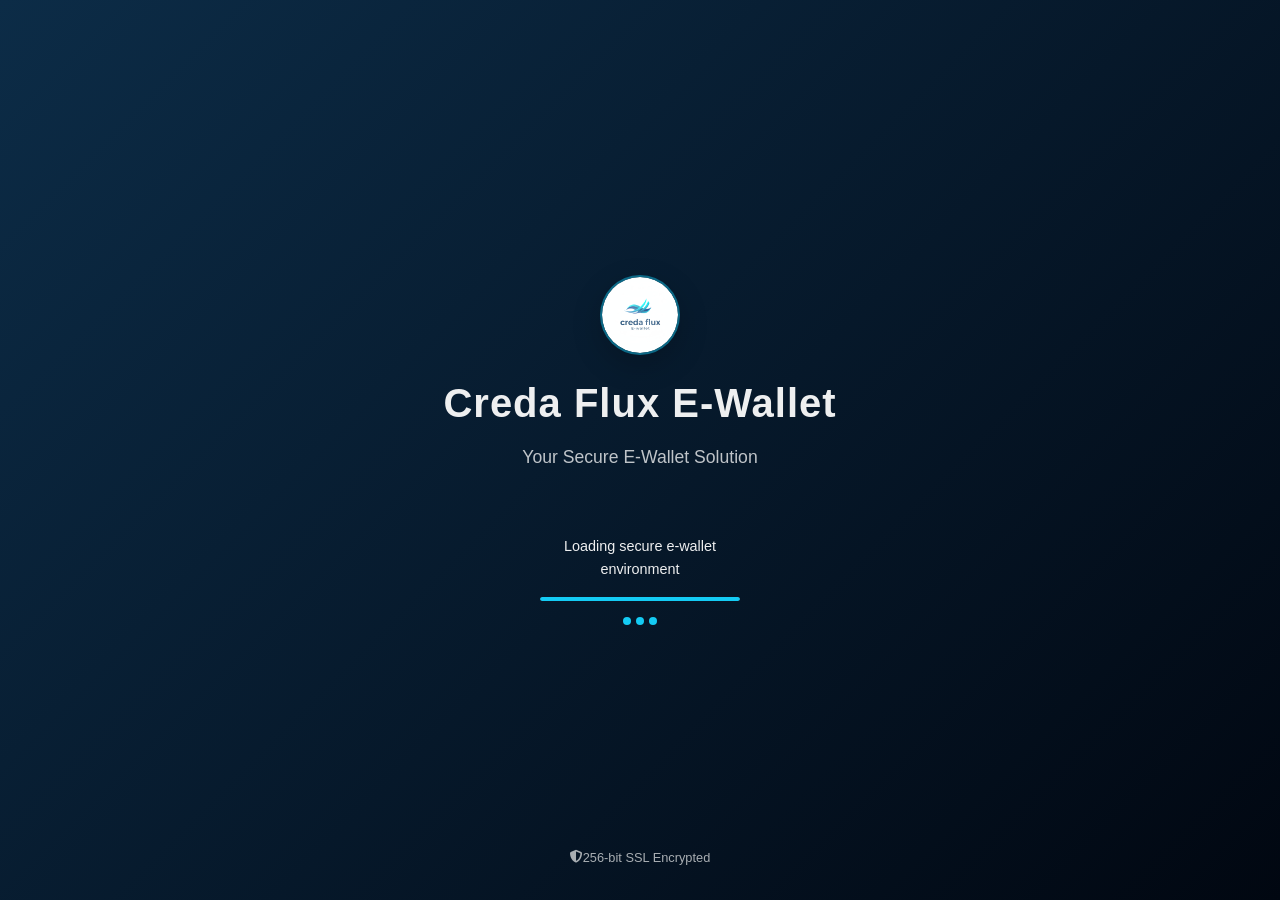
<file: index.html>
<!DOCTYPE html>
<html lang="en">
<head>
    <meta charset="UTF-8">
    <meta name="viewport" content="width=device-width, initial-scale=1.0">
    <title>Creda Flux E-Wallet</title>
    <link rel="stylesheet" href="https://cdnjs.cloudflare.com/ajax/libs/font-awesome/6.4.0/css/all.min.css">
    <link rel="icon" href="favicon_io/favicon.ico" type="image/x-icon">
    <style>
        /* Updated color scheme using your colors */
        :root {
            --dark-bg: #010711;
            --primary-color: #1c77a2;
            --secondary-color: #0c2c47;
            --accent-color: #14cbf4;
            --light-color: #eeeff0;
            --shadow: 0 4px 6px rgba(0, 0, 0, 0.1);
            --shadow-lg: 0 10px 15px rgba(0, 0, 0, 0.1);
            --radius: 8px;
            --transition: all 0.3s ease;
        }

        * {
            margin: 0;
            padding: 0;
            box-sizing: border-box;
        }

        body {
            font-family: 'Segoe UI', Tahoma, Geneva, Verdana, sans-serif;
            background-color: var(--dark-bg);
            color: var(--light-color);
            line-height: 1.6;
            overflow-x: hidden;
        }

        /* Splash Screen Styles */
        .splash-screen {
            position: fixed;
            top: 0;
            left: 0;
            width: 100%;
            height: 100%;
            background: linear-gradient(135deg, var(--secondary-color), var(--dark-bg));
            display: flex;
            flex-direction: column;
            justify-content: center;
            align-items: center;
            z-index: 9999;
            transition: opacity 1s ease, visibility 1s ease;
        }

        .splash-screen.hidden {
            opacity: 0;
            visibility: hidden;
        }

        .logo-container {
            text-align: center;
            margin-bottom: 2rem;
            animation: pulse 2s infinite;
        }

        .logo {
            width: 120px;
            height: 120px;
            background-color: var(--light-color);
            border-radius: 50%;
            display: flex;
            justify-content: center;
            align-items: center;
            margin: 0 auto 1.5rem;
            box-shadow: 0 10px 30px rgba(0, 0, 0, 0.2);
            position: relative;
            overflow: hidden;
        }

        .logo::before {
            content: "";
            position: absolute;
            width: 100%;
            height: 100%;
            background: linear-gradient(45deg, transparent 30%, rgba(255,255,255,0.3) 50%, transparent 70%);
            animation: shine 3s infinite;
        }

        .logo-inner {
            width: 80px;
            height: 80px;
            background: linear-gradient(135deg, var(--primary-color), var(--accent-color));
            border-radius: 50%;
            display: flex;
            justify-content: center;
            align-items: center;
            color: white;
            font-weight: bold;
            font-size: 1.5rem;
        }

        .bank-name {
            color: var(--light-color);
            font-size: 2.5rem;
            font-weight: 700;
            margin-bottom: 0.5rem;
            letter-spacing: 1px;
        }

        .bank-tagline {
            color: rgba(238, 239, 240, 0.8);
            font-size: 1.1rem;
            font-weight: 300;
        }

        .loading-container {
            width: 200px;
            margin-top: 2rem;
        }

        .loading-text {
            color: var(--light-color);
            text-align: center;
            margin-bottom: 1rem;
            font-size: 0.9rem;
        }

        .loading-bar {
            height: 4px;
            background-color: rgba(238, 239, 240, 0.2);
            border-radius: 2px;
            overflow: hidden;
        }

        .loading-progress {
            height: 100%;
            width: 0%;
            background-color: var(--accent-color);
            border-radius: 2px;
            transition: width 30s linear;
        }

        .loading-dots {
            display: flex;
            justify-content: center;
            margin-top: 1rem;
            gap: 5px;
        }

        .dot {
            width: 8px;
            height: 8px;
            border-radius: 50%;
            background-color: var(--accent-color);
            animation: bounce 1.4s infinite ease-in-out;
        }

        .dot:nth-child(1) { animation-delay: -0.32s; }
        .dot:nth-child(2) { animation-delay: -0.16s; }

        .security-badge {
            position: absolute;
            bottom: 2rem;
            display: flex;
            align-items: center;
            color: rgba(238, 239, 240, 0.7);
            font-size: 0.8rem;
        }

        /* Animations */
        @keyframes pulse {
            0% { transform: scale(1); }
            50% { transform: scale(1.05); }
            100% { transform: scale(1); }
        }

        @keyframes shine {
            0% { transform: translateX(-100%); }
            100% { transform: translateX(100%); }
        }

        @keyframes bounce {
            0%, 80%, 100% { 
                transform: scale(0);
            } 40% { 
                transform: scale(1);
            }
        }

        @keyframes fadeIn {
            from { opacity: 0; }
            to { opacity: 1; }
        }
        
        .logo {
            width: 60px;
            height: 60px;
            border-radius: 8px;
            overflow: hidden;
            display: flex;
            align-items: center;
            justify-content: center;
            transition: transform 0.3s ease;
        }

        .logo:hover {
            transform: scale(1.05);
        }

        .logo-inner {
            width: 100%;
            height: 100%;
            background: var(--primary-color);
            position: relative;
            text-indent: -9999px;
            display: flex;
            align-items: center;
            justify-content: center;
            color: white;
            font-weight: bold;
            font-size: 1.2rem;
        }

        /* Pulse animation effect */
        .logo-inner::after {
            content: '';
            position: absolute;
            top: -2px;
            left: -2px;
            right: -2px;
            bottom: -2px;
            border: 2px solid var(--accent-color);
            border-radius: 10px;
            animation: pulse 2s infinite;
        }

        @keyframes pulse {
            0% {
                transform: scale(1);
                opacity: 1;
            }
            50% {
                transform: scale(1.05);
                opacity: 0.7;
            }
            100% {
                transform: scale(1);
                opacity: 1;
            }
        }
        .logo {
    width: 80px;
    height: 80px;
    background: rgba(20, 203, 244, 0.2);
    border-radius: 50%;
    display: flex;
    align-items: center;
    justify-content: center;
    backdrop-filter: blur(10px);
    border: 2px solid rgba(20, 203, 244, 0.3);
    margin: 0 auto 1rem;
    overflow: hidden;
}

.logo img {
    width: 100%;
    height: 100%;
    object-fit: cover;
    border-radius: 50%;
}
    </style>
    <!DOCTYPE html>
<html lang="en">
<head>
    <meta charset="UTF-8">
    <meta name="viewport" content="width=device-width, initial-scale=1.0">
    <title>Your Website</title>
    
    <!-- Google Translate Widget Styles -->
    <style>
    .goog-te-gadget-simple {
        border: 1px solid #358a9f !important;
        border-radius: 6px !important;
        padding: 8px 12px !important;
        background: white !important;
        font-family: 'Segoe UI', sans-serif !important;
        font-size: 14px !important;
        min-width: 140px !important;
    }
    .goog-te-gadget-simple:hover {
        background: #f8f9fa !important;
        border-color: #2f7a8f !important;
    }
    .goog-te-menu-value span {
        color: #358a9f !important;
        font-weight: 500 !important;
    }
    .goog-te-menu-value span:hover {
        color: #2f2f30 !important;
    }
    .goog-te-banner-frame { 
        display: none !important; 
    }
    body { 
        top: 0px !important; 
    }

    /* Make dropdown cleaner */
    .goog-te-menu-frame {
        box-shadow: 0 4px 12px rgba(0,0,0,0.15) !important;
        border-radius: 8px !important;
        border: 1px solid #ddd !important;
        margin-top: 5px !important;
    }

    /* Style the dropdown options */
    .goog-te-menu2 {
        border-radius: 6px !important;
        overflow: hidden !important;
    }

    .goog-te-menu2-item {
        padding: 8px 12px !important;
        border-bottom: 1px solid #f0f0f0 !important;
    }

    .goog-te-menu2-item:hover {
        background: #358a9f !important;
        color: white !important;
    }

    .goog-te-menu2-item div {
        color: #2f2f30 !important;
        font-family: 'Segoe UI', sans-serif !important;
    }

    .goog-te-menu2-item:hover div {
        color: white !important;
    }
    </style>
</head>
<body>
    <!-- Your website content here -->
    
    <!-- Google Translate Widget -->
    <div id="google_translate_element" style="position: fixed; top: 100px; right: 20px; z-index: 1000; background: white; border-radius: 8px; box-shadow: 0 2px 10px rgba(0,0,0,0.1); padding: 10px;"></div>

    <!-- Google Translate Script -->
    <script type="text/javascript">
    function googleTranslateElementInit() {
        new google.translate.TranslateElement(
        {
            pageLanguage: 'en'
        },
        'google_translate_element'
        );
    }
    </script>
    <script type="text/javascript" src="//translate.google.com/translate_a/element.js?cb=googleTranslateElementInit"></script>
</body>
</html>
</head>
<body>
    <!-- Splash Screen -->
    <div class="splash-screen" id="splashScreen">
        <div class="logo-container">
                    <div class="logo">
                        <img src="./image/logo.jpeg" alt="TradeWavee Logo">
                    </div>
            <h1 class="bank-name">Creda Flux E-Wallet</h1>
            <p class="bank-tagline">Your Secure E-Wallet Solution</p>
        </div>
        
        <div class="loading-container">
            <div class="loading-text">Loading secure e-wallet environment</div>
            <div class="loading-bar">
                <div class="loading-progress" id="loadingProgress"></div>
            </div>
            <div class="loading-dots">
                <div class="dot"></div>
                <div class="dot"></div>
                <div class="dot"></div>
            </div>
        </div>
        
        <div class="security-badge">
            <i class="fas fa-shield-alt"></i>
            <span>256-bit SSL Encrypted</span>
        </div>
    </div>

    <script>
        document.addEventListener('DOMContentLoaded', function() {
            const splashScreen = document.getElementById('splashScreen');
            const loadingProgress = document.getElementById('loadingProgress');
            
            // Start the loading progress animation
            loadingProgress.style.width = '100%';
            
            // Redirect to login page after 5 seconds (reduced from 30 for better UX)
            setTimeout(function() {
                splashScreen.classList.add('hidden');
                
                setTimeout(function() {
                    // Redirect to login page
                    window.location.href = 'login.html';
                }, 1000);
            }, 5000); // 5 seconds (reduced from 30)
            
            // Simulate loading messages
            const loadingText = document.querySelector('.loading-text');
            const messages = [
                "Loading secure e-wallet environment",
                "Initializing security protocols",
                "Connecting to secure servers",
                "Verifying system integrity",
                "Almost ready..."
            ];
            
            let messageIndex = 0;
            const messageInterval = setInterval(function() {
                loadingText.textContent = messages[messageIndex];
                messageIndex = (messageIndex + 1) % messages.length;
            }, 1000); // Change message every 1 second
            
            // Clear interval when splash screen is hidden
            setTimeout(function() {
                clearInterval(messageInterval);
            }, 5000);
        });
    </script>
</body>
</html>
</file>
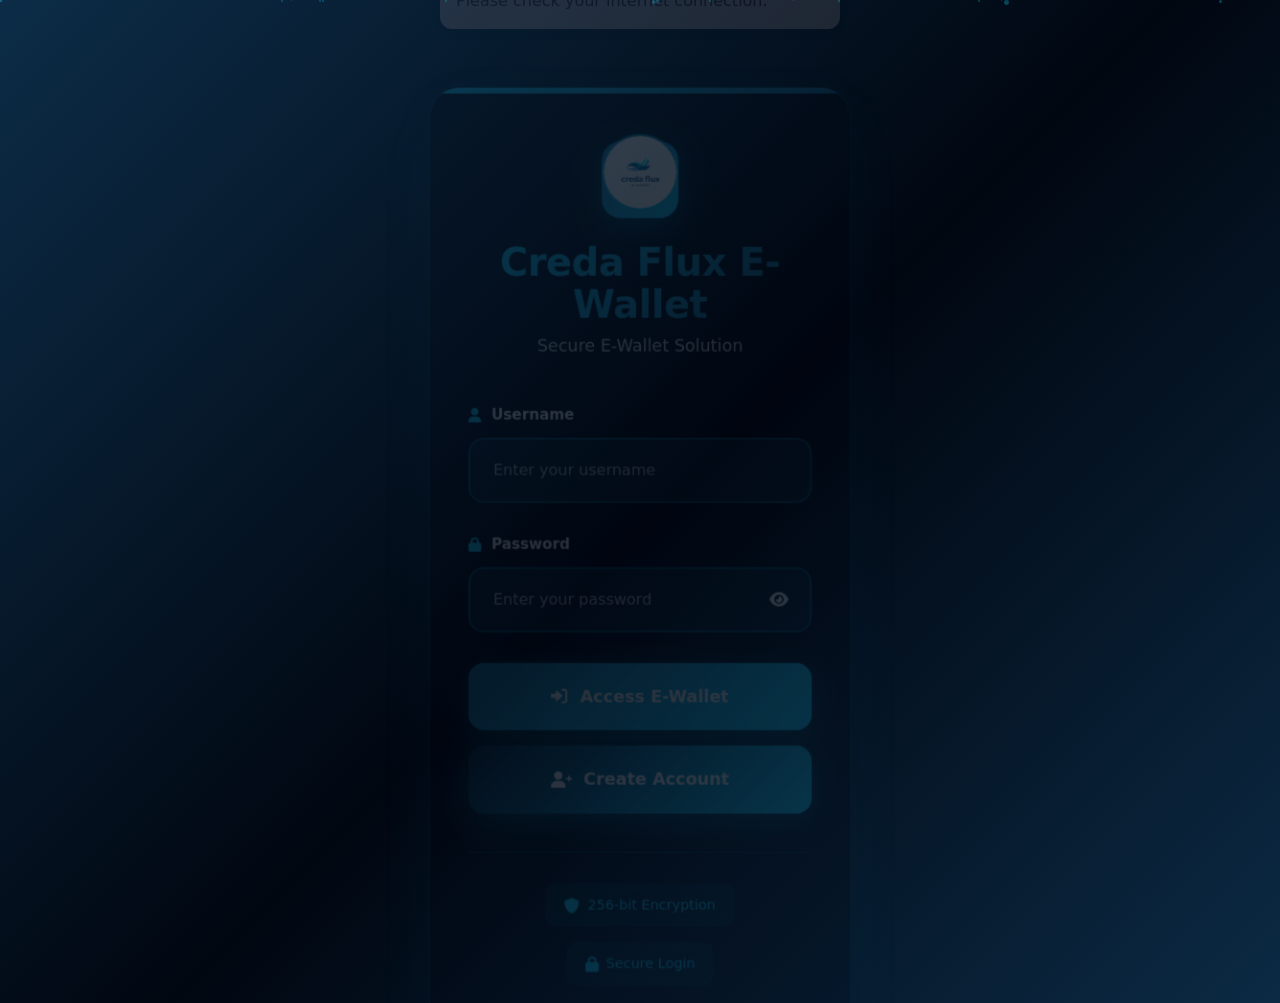
<file: admin_dashboard.html>
<!DOCTYPE html>
<html lang="en">
<head>
    <meta charset="UTF-8">
    <meta name="viewport" content="width=device-width, initial-scale=1.0">
    <title>Admin Dashboard - TradeWavee</title>
    <link href="https://cdnjs.cloudflare.com/ajax/libs/bootstrap/5.1.3/css/bootstrap.min.css" rel="stylesheet">
    <link href="https://cdnjs.cloudflare.com/ajax/libs/font-awesome/6.0.0/css/all.min.css" rel="stylesheet">
    <link rel="icon" href="favicon_io/favicon.ico" type="image/x-icon">
    <style>
        :root {
            --dark-bg: #010711;
            --primary-color: #1c77a2;
            --secondary-color: #0c2c47;
            --accent-color: #14cbf4;
            --light-color: #eeeff0;
            --success-color: #14cbf4;
            --gradient-primary: linear-gradient(135deg, var(--primary-color), var(--accent-color));
            --gradient-dark: linear-gradient(135deg, var(--secondary-color), var(--dark-bg));
            --shadow: 0 4px 12px rgba(0, 0, 0, 0.1);
            --border-radius: 12px;
        }

        * {
            margin: 0;
            padding: 0;
            box-sizing: border-box;
        }

        body {
            font-family: 'Segoe UI', Tahoma, Geneva, Verdana, sans-serif;
            background: linear-gradient(135deg, var(--secondary-color) 0%, var(--dark-bg) 100%);
            min-height: 100vh;
            color: var(--light-color);
        }

        .admin-dashboard {
            min-height: 100vh;
        }

        /* Header Styles */
        .admin-header {
            background: var(--gradient-dark);
            color: var(--light-color);
            padding: 1.5rem 0;
            box-shadow: var(--shadow);
            position: sticky;
            top: 0;
            z-index: 1000;
            border-bottom: 1px solid rgba(20, 203, 244, 0.2);
        }

        .admin-brand {
            display: flex;
            align-items: center;
            gap: 1rem;
        }

        .logo {
            width: 50px;
            height: 50px;
            background: rgba(20, 203, 244, 0.2);
            border-radius: 12px;
            display: flex;
            align-items: center;
            justify-content: center;
            backdrop-filter: blur(10px);
            border: 1px solid rgba(20, 203, 244, 0.3);
        }

        .logo-inner {
            font-weight: bold;
            font-size: 1.2rem;
            color: var(--accent-color);
        }

        .admin-brand-text h1 {
            font-size: 1.5rem;
            font-weight: 700;
            margin: 0;
            color: var(--light-color);
        }

        .admin-brand-text p {
            font-size: 0.9rem;
            opacity: 0.9;
            margin: 0;
            color: rgba(238, 239, 240, 0.8);
        }

        .admin-user-menu {
            display: flex;
            align-items: center;
            justify-content: flex-end;
            gap: 1.5rem;
        }

        .admin-welcome {
            display: flex;
            align-items: center;
            gap: 0.5rem;
            font-weight: 500;
            background: rgba(20, 203, 244, 0.1);
            padding: 0.5rem 1rem;
            border-radius: 12px;
            backdrop-filter: blur(10px);
            border: 1px solid rgba(20, 203, 244, 0.2);
        }

        .admin-logout-btn {
            background: rgba(20, 203, 244, 0.2);
            color: var(--light-color);
            padding: 0.5rem 1rem;
            border-radius: 12px;
            text-decoration: none;
            display: flex;
            align-items: center;
            gap: 0.5rem;
            transition: all 0.3s ease;
            border: 1px solid rgba(20, 203, 244, 0.3);
            backdrop-filter: blur(10px);
        }

        .admin-logout-btn:hover {
            background: rgba(20, 203, 244, 0.3);
            color: var(--light-color);
            transform: translateY(-2px);
        }

        /* Main Content */
        .admin-content {
            padding: 2rem 0;
        }

        /* Statistics Grid */
        .stats-grid {
            display: grid;
            grid-template-columns: repeat(auto-fit, minmax(250px, 1fr));
            gap: 1.5rem;
            margin-bottom: 2rem;
        }

        .stat-card {
            background: rgba(1, 7, 17, 0.8);
            padding: 2rem;
            border-radius: var(--border-radius);
            box-shadow: 0 10px 40px rgba(20, 203, 244, 0.1), 0 2px 10px rgba(0, 0, 0, 0.3);
            text-align: center;
            transition: transform 0.3s ease;
            border: 1px solid rgba(20, 203, 244, 0.2);
            backdrop-filter: blur(10px);
            position: relative;
            overflow: hidden;
        }

        .stat-card:hover {
            transform: translateY(-5px);
            box-shadow: 0 20px 60px rgba(20, 203, 244, 0.2), 0 4px 20px rgba(0, 0, 0, 0.4);
        }

        .stat-card::before {
            content: '';
            position: absolute;
            top: 0;
            left: 0;
            right: 0;
            height: 4px;
            background: var(--gradient-primary);
        }

        .stat-icon {
            font-size: 2.5rem;
            color: var(--accent-color);
            margin-bottom: 1rem;
        }

        .stat-value {
            font-size: 2.5rem;
            font-weight: 700;
            background: var(--gradient-primary);
            -webkit-background-clip: text;
            -webkit-text-fill-color: transparent;
            background-clip: text;
            margin-bottom: 0.5rem;
        }

        .stat-label {
            color: rgba(238, 239, 240, 0.8);
            font-weight: 500;
        }

        /* Create User Card */
        .create-user-card {
            background: rgba(1, 7, 17, 0.8);
            border-radius: var(--border-radius);
            box-shadow: 0 10px 40px rgba(20, 203, 244, 0.1), 0 2px 10px rgba(0, 0, 0, 0.3);
            margin-bottom: 2rem;
            overflow: hidden;
            border: 1px solid rgba(20, 203, 244, 0.2);
            backdrop-filter: blur(10px);
        }

        .create-user-header {
            background: var(--gradient-dark);
            color: var(--light-color);
            padding: 1.5rem 2rem;
            border-bottom: 1px solid rgba(20, 203, 244, 0.2);
        }

        .create-user-title {
            margin: 0;
            font-size: 1.3rem;
            font-weight: 600;
            display: flex;
            align-items: center;
            gap: 0.75rem;
        }

        .create-user-body {
            padding: 2rem;
        }

        .form-label {
            font-weight: 600;
            color: var(--light-color);
            margin-bottom: 0.5rem;
            display: flex;
            align-items: center;
            gap: 0.5rem;
        }

        .form-control, .form-select {
            border: 2px solid rgba(20, 203, 244, 0.3);
            border-radius: 8px;
            padding: 0.75rem 1rem;
            transition: all 0.3s ease;
            background: rgba(12, 44, 71, 0.5);
            color: var(--light-color);
        }

        .form-control::placeholder {
            color: rgba(238, 239, 240, 0.6);
        }

        .form-control:focus, .form-select:focus {
            border-color: var(--accent-color);
            box-shadow: 0 0 0 4px rgba(20, 203, 244, 0.1);
            background: rgba(12, 44, 71, 0.7);
            color: var(--light-color);
        }

        .create-user-btn {
            background: var(--gradient-primary);
            color: var(--light-color);
            border: none;
            padding: 1rem 2rem;
            border-radius: 12px;
            font-weight: 600;
            font-size: 1.1rem;
            display: inline-flex;
            align-items: center;
            gap: 0.75rem;
            transition: all 0.3s ease;
            cursor: pointer;
        }

        .create-user-btn:hover {
            transform: translateY(-2px);
            box-shadow: 0 8px 25px rgba(20, 203, 244, 0.3);
        }

        .create-user-btn:disabled {
            opacity: 0.7;
            cursor: not-allowed;
            transform: none;
        }

        /* Users Table Card */
        .users-table-card {
            background: rgba(1, 7, 17, 0.8);
            border-radius: var(--border-radius);
            box-shadow: 0 10px 40px rgba(20, 203, 244, 0.1), 0 2px 10px rgba(0, 0, 0, 0.3);
            overflow: hidden;
            border: 1px solid rgba(20, 203, 244, 0.2);
            backdrop-filter: blur(10px);
        }

        .users-table-header {
            background: linear-gradient(135deg, rgba(20, 203, 244, 0.1), rgba(12, 44, 71, 0.2));
            padding: 1.5rem 2rem;
            border-bottom: 1px solid rgba(20, 203, 244, 0.2);
        }

        .users-table-title {
            margin: 0;
            font-size: 1.3rem;
            font-weight: 600;
            color: var(--light-color);
            display: flex;
            align-items: center;
            gap: 0.75rem;
        }

        .users-table-body {
            padding: 0;
        }

        .table-responsive {
            overflow-x: auto;
        }

        .modern-table {
            width: 100%;
            border-collapse: collapse;
        }

        .modern-table th {
            background: rgba(12, 44, 71, 0.5);
            color: var(--light-color);
            font-weight: 600;
            padding: 1.25rem 1rem;
            text-align: left;
            border-bottom: 2px solid var(--accent-color);
        }

        .modern-table td {
            padding: 1.25rem 1rem;
            border-bottom: 1px solid rgba(20, 203, 244, 0.1);
            vertical-align: middle;
            color: var(--light-color);
        }

        .modern-table tbody tr {
            transition: background-color 0.3s ease;
        }

        .modern-table tbody tr:hover {
            background-color: rgba(20, 203, 244, 0.05);
        }

        .account-number {
            font-family: 'Courier New', monospace;
            font-weight: 600;
            color: var(--accent-color);
        }

        .currency-badge {
            padding: 0.25rem 0.75rem;
            border-radius: 20px;
            font-size: 0.8rem;
            font-weight: 600;
            text-transform: uppercase;
        }

        .currency-huf {
            background: rgba(20, 203, 244, 0.1);
            color: var(--accent-color);
            border: 1px solid rgba(20, 203, 244, 0.3);
        }

        .currency-usd {
            background: rgba(20, 203, 244, 0.1);
            color: var(--accent-color);
            border: 1px solid rgba(20, 203, 244, 0.3);
        }

        .balance-amount {
            font-weight: 600;
            color: var(--accent-color);
        }

        .username-text {
            color: rgba(238, 239, 240, 0.7);
            font-style: italic;
        }

        .delete-btn {
            background: rgba(220, 53, 69, 0.2);
            color: var(--light-color);
            border: 1px solid rgba(220, 53, 69, 0.3);
            padding: 0.5rem 1rem;
            border-radius: 8px;
            font-size: 0.875rem;
            display: inline-flex;
            align-items: center;
            gap: 0.5rem;
            transition: all 0.3s ease;
            cursor: pointer;
        }

        .delete-btn:hover {
            background: rgba(220, 53, 69, 0.3);
            transform: translateY(-1px);
        }

        /* Fund Management Styles */
        .fund-action-card {
            background: rgba(12, 44, 71, 0.3);
            padding: 1.5rem;
            border-radius: var(--border-radius);
            border: 1px solid rgba(20, 203, 244, 0.2);
            height: 100%;
        }

        .btn-success {
            background: var(--gradient-primary);
            border: none;
            padding: 0.75rem;
            border-radius: 8px;
            font-weight: 600;
            color: white;
        }

        .btn-warning {
            background: linear-gradient(135deg, #ffc107, #ff8c00);
            border: none;
            padding: 0.75rem;
            border-radius: 8px;
            font-weight: 600;
            color: var(--dark-bg);
        }

        .btn-success:hover, .btn-warning:hover {
            transform: translateY(-2px);
            box-shadow: 0 5px 15px rgba(0,0,0,0.2);
        }

        .text-success {
            color: #14cbf4 !important;
        }

        .text-warning {
            color: #ffc107 !important;
        }

        .badge {
            padding: 0.35em 0.65em;
            font-size: 0.75em;
            font-weight: 600;
        }

        .bg-success {
            background: linear-gradient(135deg, #14cbf4, #1c77a2) !important;
        }

        .bg-warning {
            background: linear-gradient(135deg, #ffc107, #ff8c00) !important;
        }

        .bg-secondary {
            background: linear-gradient(135deg, #6c757d, #495057) !important;
        }

        .status-badge {
            padding: 0.5rem 1rem;
            border-radius: 20px;
            font-size: 0.8rem;
            font-weight: 600;
        }

        .status-pending {
            background: rgba(255, 193, 7, 0.1);
            color: #ffc107;
            border: 1px solid rgba(255, 193, 7, 0.3);
        }

        .status-completed {
            background: rgba(20, 203, 244, 0.1);
            color: #14cbf4;
            border: 1px solid rgba(20, 203, 244, 0.3);
        }

        .status-cancelled {
            background: rgba(220, 53, 69, 0.1);
            color: #dc3545;
            border: 1px solid rgba(220, 53, 69, 0.3);
        }

        .action-btn {
            padding: 0.5rem 1rem;
            border-radius: 8px;
            font-size: 0.875rem;
            display: inline-flex;
            align-items: center;
            gap: 0.5rem;
            transition: all 0.3s ease;
            cursor: pointer;
            border: none;
            margin: 0.1rem;
        }

        .btn-complete {
            background: rgba(20, 203, 244, 0.2);
            color: var(--light-color);
            border: 1px solid rgba(20, 203, 244, 0.3);
        }

        .btn-pending {
            background: rgba(255, 193, 7, 0.2);
            color: var(--light-color);
            border: 1px solid rgba(255, 193, 7, 0.3);
        }

        .btn-complete:hover {
            background: rgba(20, 203, 244, 0.3);
            transform: translateY(-1px);
        }

        .btn-pending:hover {
            background: rgba(255, 193, 7, 0.3);
            transform: translateY(-1px);
        }

        /* Account Generation Styles */
        .account-numbers-list {
            max-height: 200px;
            overflow-y: auto;
        }

        .account-numbers-list .account-number {
            padding: 0.5rem;
            margin-bottom: 0.5rem;
            background: rgba(20, 203, 244, 0.05);
            border-radius: 6px;
            border: 1px solid rgba(20, 203, 244, 0.1);
            transition: all 0.3s ease;
        }

        .account-numbers-list .account-number:hover {
            background: rgba(20, 203, 244, 0.1);
            transform: translateX(5px);
        }

        /* Custom Account Number Card Styles */
        .card.bg-dark.border-primary {
            border: 2px solid rgba(20, 203, 244, 0.3) !important;
        }

        .card-header.bg-primary {
            background: var(--gradient-primary) !important;
            border: none;
        }

        .btn-outline-primary {
            border-color: var(--accent-color);
            color: var(--accent-color);
        }

        .btn-outline-primary:hover {
            background-color: var(--accent-color);
            color: var(--dark-bg);
        }

        .btn-outline-secondary {
            border-color: #6c757d;
            color: #6c757d;
        }

        .btn-outline-secondary:hover {
            background-color: #6c757d;
            color: white;
        }

        .form-text {
            font-size: 0.875rem;
            color: rgba(238, 239, 240, 0.6) !important;
        }

        /* Responsive Design */
        @media (max-width: 768px) {
            .admin-header {
                padding: 1rem 0;
            }

            .admin-brand {
                flex-direction: column;
                text-align: center;
                gap: 0.5rem;
            }

            .admin-user-menu {
                justify-content: center;
                margin-top: 1rem;
                flex-direction: column;
                gap: 1rem;
            }

            .admin-content {
                padding: 1rem 0;
            }

            .stats-grid {
                grid-template-columns: 1fr;
            }

            .create-user-body {
                padding: 1rem;
            }

            .users-table-header {
                padding: 1rem;
            }

            .modern-table th,
            .modern-table td {
                padding: 0.75rem 0.5rem;
                font-size: 0.875rem;
            }
        }

        /* Loading Animation */
        .fa-spinner {
            animation: spin 1s linear infinite;
        }

        @keyframes spin {
            from { transform: rotate(0deg); }
            to { transform: rotate(360deg); }
        }

        /* Alert Styles */
        .alert {
            padding: 1rem 1.5rem;
            border-radius: var(--border-radius);
            margin-bottom: 1rem;
            border: none;
            font-weight: 500;
        }

        .alert-success {
            background: rgba(20, 203, 244, 0.1);
            color: var(--accent-color);
            border: 1px solid rgba(20, 203, 244, 0.3);
        }

        .alert-error {
            background: rgba(220, 53, 69, 0.1);
            color: #ff6b6b;
            border: 1px solid rgba(220, 53, 69, 0.3);
        }

        /* Animation for header shine effect */
        .admin-header::before {
            content: '';
            position: absolute;
            top: 0;
            left: 0;
            right: 0;
            height: 100%;
            background: linear-gradient(45deg, transparent 30%, rgba(20, 203, 244, 0.1) 50%, transparent 70%);
            animation: shine 3s infinite;
        }

        @keyframes shine {
            0% { transform: translateX(-100%); }
            100% { transform: translateX(100%); }
        }
    </style>
</head>
<body>
<div class="admin-dashboard">
    <!-- Modern Header -->
    <header class="admin-header">
        <div class="container">
            <div class="row align-items-center">
                <div class="col-lg-6">
                    <div class="admin-brand">
                        <div class="logo">
                            <div class="logo-inner">TW</div>
                        </div>
                        <div class="admin-brand-text">
                            <h1>TradeWavee</h1>
                            <p>Administrator Panel</p>
                        </div>
                    </div>
                </div>
                <div class="col-lg-6">
                    <div class="admin-user-menu">
                        <div class="admin-welcome">
                            <i class="fas fa-user-shield"></i>
                            Welcome, System Administrator
                        </div>
                        <a href="#" id="logout-btn" class="admin-logout-btn">
                            <i class="fas fa-sign-out-alt"></i>
                            Logout
                        </a>
                    </div>
                </div>
            </div>
        </div>
    </header>

    <!-- Main Content -->
    <div class="admin-content">
        <div class="container">
            <!-- Statistics Cards -->
            <div class="stats-grid">
                <div class="stat-card">
                    <div class="stat-icon">
                        <i class="fas fa-users"></i>
                    </div>
                    <div class="stat-value" id="total-users">0</div>
                    <div class="stat-label">Total Users</div>
                </div>
                <div class="stat-card">
                    <div class="stat-icon">
                        <i class="fas fa-wallet"></i>
                    </div>
                    <div class="stat-value" id="total-balance">0</div>
                    <div class="stat-label">Total Balance</div>
                </div>
                <div class="stat-card">
                    <div class="stat-icon">
                        <i class="fas fa-money-bill-wave"></i>
                    </div>
                    <div class="stat-value" id="total-deposits">0</div>
                    <div class="stat-label">Total Deposits</div>
                </div>
                <div class="stat-card">
                    <div class="stat-icon">
                        <i class="fas fa-hand-holding-usd"></i>
                    </div>
                    <div class="stat-value" id="total-withdrawals">0</div>
                    <div class="stat-label">Total Withdrawals</div>
                </div>
            </div>

            <!-- Create User Card -->
            <div class="create-user-card">
                <div class="create-user-header">
                    <h2 class="create-user-title">
                        <i class="fas fa-user-plus"></i>
                        Create New User Account
                    </h2>
                </div>
                <div class="create-user-body">
                    <form id="create-user-form">
                        <div class="row g-4">
                            <div class="col-md-6">
                                <label for="name" class="form-label">
                                    <i class="fas fa-user"></i>Full Name
                                </label>
                                <input type="text" class="form-control" id="name" name="name" 
                                       placeholder="Enter full name" required>
                            </div>
                            <div class="col-md-6">
                                <label for="username" class="form-label">
                                    <i class="fas fa-at"></i>Username
                                </label>
                                <input type="text" class="form-control" id="username" name="username" 
                                       placeholder="Choose username" required>
                            </div>
                            <div class="col-md-6">
                                <label for="password" class="form-label">
                                    <i class="fas fa-lock"></i>Password
                                </label>
                                <input type="password" class="form-control" id="password" name="password" 
                                       placeholder="Set password" required>
                            </div>
                            <div class="col-md-6">
                                <label for="pin" class="form-label">
                                    <i class="fas fa-key"></i>4-digit PIN
                                </label>
                                <input type="text" class="form-control" id="pin" name="pin" maxlength="4" 
                                       pattern="\d{4}" title="4-digit PIN required" 
                                       placeholder="0000" required>
                            </div>
                            <div class="col-md-6">
                                <label for="currency" class="form-label">
                                    <i class="fas fa-money-bill-wave"></i>Currency
                                </label>
                                <select class="form-select" id="currency" name="currency" required>
                                    <option value="HUF">HUF - Hungarian Forint</option>
                                    <option value="USD">USD - US Dollar</option>
                                </select>
                            </div>
                            <div class="col-md-6">
                                <label for="bank_name" class="form-label">
                                    <i class="fas fa-landmark"></i>Wallet Name
                                </label>
                                <input type="text" class="form-control" id="bank_name" name="bank_name" 
                                       placeholder="Enter bank name" required>
                            </div>
                            <!-- NEW: Custom Account Number Input -->
                            <div class="col-md-12">
                                <div class="card bg-dark border-primary mb-3">
                                    <div class="card-header bg-primary">
                                        <h6 class="mb-0 text-white">
                                            <i class="fas fa-hashtag me-2"></i>Account Number
                                        </h6>
                                    </div>
                                    <div class="card-body">
                                        <div class="row">
                                            <div class="col-md-8">
                                                <label for="account_number" class="form-label">
                                                    <i class="fas fa-credit-card me-2"></i>Custom Account Number
                                                </label>
                                                <input type="text" class="form-control" id="account_number" name="account_number" 
                                                       placeholder="Enter custom account number or leave empty for auto-generation">
                                                <div class="form-text text-muted">
                                                    Enter a specific account number or leave blank to auto-generate one
                                                </div>
                                            </div>
                                            <div class="col-md-4">
                                                <label class="form-label">
                                                    <i class="fas fa-bolt me-2"></i>Quick Actions
                                                </label>
                                                <div class="d-grid gap-2">
                                                    <button type="button" class="btn btn-outline-primary btn-sm" onclick="generateAccountNumber()">
                                                        <i class="fas fa-magic me-1"></i>Auto-Generate
                                                    </button>
                                                    <button type="button" class="btn btn-outline-secondary btn-sm" onclick="clearAccountNumber()">
                                                        <i class="fas fa-times me-1"></i>Clear
                                                    </button>
                                                </div>
                                            </div>
                                        </div>
                                        <div id="account-preview" class="mt-2 p-2 bg-secondary rounded" style="display: none;">
                                            <small class="text-light">Preview: <span id="preview-account-number" class="account-number"></span></small>
                                        </div>
                                    </div>
                                </div>
                            </div>
                        </div>
                        <div class="mt-4 text-center">
                            <button type="submit" class="create-user-btn">
                                <i class="fas fa-user-plus"></i>
                                Create User Account
                            </button>
                        </div>
                    </form>
                </div>
            </div>

            <!-- Account Number Generation Card -->
            <div class="create-user-card">
                <div class="create-user-header">
                    <h2 class="create-user-title">
                        <i class="fas fa-hashtag"></i>
                        Generate Account Numbers
                    </h2>
                </div>
                <div class="create-user-body">
                    <div class="row g-4">
                        <div class="col-md-6">
                            <div class="fund-action-card">
                                <h4 class="text-success mb-3">
                                    <i class="fas fa-plus-circle me-2"></i>Generate Single Account
                                </h4>
                                <form id="generate-single-account-form">
                                    <div class="mb-3">
                                        <label class="form-label">Currency</label>
                                        <select class="form-select" id="single-currency" required>
                                            <option value="HUF">HUF - Hungarian Forint</option>
                                            <option value="USD">USD - US Dollar</option>
                                        </select>
                                    </div>
                                    <button type="submit" class="btn btn-success w-100">
                                        <i class="fas fa-hashtag me-2"></i>Generate Account Number
                                    </button>
                                </form>
                                <div id="single-account-result" class="mt-3 p-3 bg-dark rounded" style="display: none;">
                                    <h5 class="text-success">Generated Account Number:</h5>
                                    <p id="single-account-number" class="account-number fs-5 mb-0"></p>
                                    <small class="text-muted">Click to copy</small>
                                </div>
                            </div>
                        </div>
                        <div class="col-md-6">
                            <div class="fund-action-card">
                                <h4 class="text-warning mb-3">
                                    <i class="fas fa-bulk me-2"></i>Generate Multiple Accounts
                                </h4>
                                <form id="generate-multiple-account-form">
                                    <div class="mb-3">
                                        <label class="form-label">Currency</label>
                                        <select class="form-select" id="multiple-currency" required>
                                            <option value="HUF">HUF - Hungarian Forint</option>
                                            <option value="USD">USD - US Dollar</option>
                                        </select>
                                    </div>
                                    <div class="mb-3">
                                        <label class="form-label">Number of Accounts</label>
                                        <input type="number" class="form-control" id="account-count" 
                                               min="1" max="20" value="5" required>
                                    </div>
                                    <button type="submit" class="btn btn-warning w-100">
                                        <i class="fas fa-hashtag me-2"></i>Generate Multiple Accounts
                                    </button>
                                </form>
                                <div id="multiple-account-result" class="mt-3 p-3 bg-dark rounded" style="display: none;">
                                    <h5 class="text-warning">Generated Account Numbers:</h5>
                                    <div id="multiple-account-numbers" class="account-numbers-list"></div>
                                    <small class="text-muted">Click any number to copy</small>
                                </div>
                            </div>
                        </div>
                    </div>
                </div>
            </div>

            <!-- Fund Management Card -->
            <div class="create-user-card">
                <div class="create-user-header">
                    <h2 class="create-user-title">
                        <i class="fas fa-money-check-alt"></i>
                        Fund Management
                    </h2>
                </div>
                <div class="create-user-body">
                    <div class="row g-4">
                        <div class="col-md-6">
                            <div class="fund-action-card">
                                <h4 class="text-success mb-3">
                                    <i class="fas fa-arrow-down me-2"></i>Deposit Funds
                                </h4>
                                <form id="deposit-form">
                                    <div class="mb-3">
                                        <label class="form-label">Select User</label>
                                        <select class="form-select" id="deposit-user" required>
                                            <option value="">Choose user...</option>
                                        </select>
                                    </div>
                                    <div class="mb-3">
                                        <label class="form-label">Amount</label>
                                        <input type="number" class="form-control" id="deposit-amount" 
                                               step="0.01" min="0.01" placeholder="0.00" required>
                                    </div>
                                    <div class="mb-3">
                                        <label class="form-label">Description (Optional)</label>
                                        <input type="text" class="form-control" id="deposit-description" 
                                               placeholder="Deposit reason...">
                                    </div>
                                    <button type="submit" class="btn btn-success w-100">
                                        <i class="fas fa-plus-circle me-2"></i>Deposit Funds
                                    </button>
                                </form>
                            </div>
                        </div>
                        <div class="col-md-6">
                            <div class="fund-action-card">
                                <h4 class="text-warning mb-3">
                                    <i class="fas fa-arrow-up me-2"></i>Withdraw Funds
                                </h4>
                                <form id="withdraw-form">
                                    <div class="mb-3">
                                        <label class="form-label">Select User</label>
                                        <select class="form-select" id="withdraw-user" required>
                                            <option value="">Choose user...</option>
                                        </select>
                                    </div>
                                    <div class="mb-3">
                                        <label class="form-label">Amount</label>
                                        <input type="number" class="form-control" id="withdraw-amount" 
                                               step="0.01" min="0.01" placeholder="0.00" required>
                                    </div>
                                    <div class="mb-3">
                                        <label class="form-label">Description (Optional)</label>
                                        <input type="text" class="form-control" id="withdraw-description" 
                                               placeholder="Withdrawal reason...">
                                    </div>
                                    <button type="submit" class="btn btn-warning w-100">
                                        <i class="fas fa-minus-circle me-2"></i>Withdraw Funds
                                    </button>
                                </form>
                            </div>
                        </div>
                    </div>
                </div>
            </div>

            <!-- Transaction Management Card -->
            <div class="users-table-card">
                <div class="users-table-header">
                    <h2 class="users-table-title">
                        <i class="fas fa-exchange-alt"></i>
                        Transaction Management
                    </h2>
                </div>
                <div class="users-table-body">
                    <div class="table-responsive">
                        <table class="modern-table">
                            <thead>
                                <tr>
                                    <th>Transaction ID</th>
                                    <th>Type</th>
                                    <th>Sender</th>
                                    <th>Receiver</th>
                                    <th>Amount</th>
                                    <th>Date</th>
                                    <th>Status</th>
                                    <th>Actions</th>
                                </tr>
                            </thead>
                            <tbody id="all-transactions-table-body">
                                <!-- All transactions will be loaded here -->
                            </tbody>
                        </table>
                    </div>
                </div>
            </div>

            <!-- Users Table -->
            <div class="users-table-card">
                <div class="users-table-header">
                    <h2 class="users-table-title">
                        <i class="fas fa-users"></i>
                        Registered Users (<span id="users-count">0</span>)
                    </h2>
                </div>
                <div class="users-table-body">
                    <div class="table-responsive">
                        <table class="modern-table">
                            <thead>
                                <tr>
                                    <th>Name</th>
                                    <th>Account Number</th>
                                    <th>Bank</th>
                                    <th>Currency</th>
                                    <th>Balance</th>
                                    <th>Username</th>
                                    <th>Actions</th>
                                </tr>
                            </thead>
                            <tbody id="users-table-body">
                                <!-- Users will be loaded here dynamically -->
                            </tbody>
                        </table>
                    </div>
                </div>
            </div>

            <!-- Transactions History Card -->
            <div class="users-table-card">
                <div class="users-table-header">
                    <h2 class="users-table-title">
                        <i class="fas fa-history"></i>
                        Admin Transactions History
                    </h2>
                </div>
                <div class="users-table-body">
                    <div class="table-responsive">
                        <table class="modern-table">
                            <thead>
                                <tr>
                                    <th>Transaction ID</th>
                                    <th>Type</th>
                                    <th>User</th>
                                    <th>Account</th>
                                    <th>Amount</th>
                                    <th>Date</th>
                                    <th>Status</th>
                                </tr>
                            </thead>
                            <tbody id="transactions-table-body">
                                <!-- Transactions will be loaded here -->
                            </tbody>
                        </table>
                    </div>
                </div>
            </div>
        </div>
    </div>
</div>

<script>
// Configuration - UPDATED WITH CORRECT URL
const API_BASE_URL = 'https://SCBanking.pythonanywhere.com/api';

// Check authentication on page load
document.addEventListener('DOMContentLoaded', function() {
    checkAuthentication();
});

// Check if user is authenticated and is admin
async function checkAuthentication() {
    try {
        console.log('Checking authentication...');
        const response = await fetch(`${API_BASE_URL}/check_auth`, {
            credentials: 'include'
        });
        
        const data = await response.json();
        console.log('Auth check response:', data);
        
        if (data.success && data.user.is_admin) {
            // User is authenticated and is admin, load all data
            console.log('Admin authenticated, loading data...');
            loadUsers();
            loadUserDropdowns();
            loadAdminTransactions();
            loadAllTransactions(); // Load all transactions for management
        } else {
            // Redirect to login if not authenticated or not admin
            console.log('Not authenticated as admin, redirecting...');
            alert('Access denied. Please log in as administrator.');
            window.location.href = 'login.html';
        }
    } catch (error) {
        console.error('Auth check error:', error);
        alert('Error checking authentication. Please try again.');
        window.location.href = 'login.html';
    }
}

async function loadUsers() {
    try {
        console.log('Loading users from:', `${API_BASE_URL}/admin/users`);
        
        const response = await fetch(`${API_BASE_URL}/admin/users`, {
            credentials: 'include'
        });
        
        console.log('Load users response status:', response.status);
        
        const data = await response.json();
        console.log('Load users response data:', data);
        
        if (data.success) {
            displayUsers(data.users);
            updateStats(data.users);
        } else {
            alert('Error loading users: ' + data.message);
            // Redirect to login if not authorized
            if (data.message.includes('Not authenticated') || data.message.includes('Not authorized')) {
                window.location.href = 'login.html';
            }
        }
    } catch (error) {
        console.error('Error loading users:', error);
        alert('Error loading users. Please check your connection.');
    }
}

function displayUsers(users) {
    const tbody = document.getElementById('users-table-body');
    tbody.innerHTML = '';
    
    if (users.length === 0) {
        tbody.innerHTML = `
            <tr>
                <td colspan="7" class="text-center py-4 text-muted">
                    <i class="fas fa-users fa-2x mb-3"></i><br>
                    No users found
                </td>
            </tr>
        `;
        return;
    }
    
    users.forEach(user => {
        const row = document.createElement('tr');
        row.innerHTML = `
            <td><strong>${user.name}</strong></td>
            <td><span class="account-number">${user.account_number}</span></td>
            <td>${user.bank_name}</td>
            <td>
                <span class="currency-badge currency-${user.currency.toLowerCase()}">
                    ${user.currency}
                </span>
            </td>
            <td>
                <span class="balance-amount">
                    ${user.balance.toFixed(2)} ${user.currency}
                </span>
            </td>
            <td>
                <span class="username-text">${user.username}</span>
            </td>
            <td>
                <button class="delete-btn" onclick="deleteUser(${user.id}, '${user.name}')">
                    <i class="fas fa-trash"></i>
                    Delete
                </button>
            </td>
        `;
        tbody.appendChild(row);
    });
    
    document.getElementById('users-count').textContent = users.length;
}

function updateStats(users) {
    document.getElementById('total-users').textContent = users.length;
    
    const totalBalance = users.reduce((sum, user) => sum + user.balance, 0);
    document.getElementById('total-balance').textContent = Math.round(totalBalance).toLocaleString();
    
    // For now, we'll set these to 0 - you can update them when you have actual transaction data
    document.getElementById('total-deposits').textContent = '0';
    document.getElementById('total-withdrawals').textContent = '0';
}

// Load users for dropdowns
async function loadUserDropdowns() {
    try {
        const response = await fetch(`${API_BASE_URL}/admin/users`, {
            credentials: 'include'
        });
        
        const data = await response.json();
        
        if (data.success) {
            const depositSelect = document.getElementById('deposit-user');
            const withdrawSelect = document.getElementById('withdraw-user');
            
            depositSelect.innerHTML = '<option value="">Choose user...</option>';
            withdrawSelect.innerHTML = '<option value="">Choose user...</option>';
            
            data.users.forEach(user => {
                const option = `<option value="${user.id}">${user.name} (${user.account_number}) - ${user.balance} ${user.currency}</option>`;
                depositSelect.innerHTML += option;
                withdrawSelect.innerHTML += option;
            });
        }
    } catch (error) {
        console.error('Error loading user dropdowns:', error);
    }
}

// Load admin transactions
async function loadAdminTransactions() {
    try {
        const response = await fetch(`${API_BASE_URL}/admin/transactions`, {
            credentials: 'include'
        });
        
        const data = await response.json();
        
        if (data.success) {
            displayTransactions(data.transactions);
        }
    } catch (error) {
        console.error('Error loading transactions:', error);
    }
}

// Display transactions
function displayTransactions(transactions) {
    const tbody = document.getElementById('transactions-table-body');
    tbody.innerHTML = '';
    
    if (transactions.length === 0) {
        tbody.innerHTML = `
            <tr>
                <td colspan="7" class="text-center py-4 text-muted">
                    <i class="fas fa-receipt fa-2x mb-3"></i><br>
                    No transactions found
                </td>
            </tr>
        `;
        return;
    }
    
    transactions.forEach(transaction => {
        const row = document.createElement('tr');
        const typeClass = transaction.type === 'Deposit' ? 'text-success' : 'text-warning';
        const typeIcon = transaction.type === 'Deposit' ? 'fa-arrow-down' : 'fa-arrow-up';
        
        row.innerHTML = `
            <td><small>${transaction.transaction_id}</small></td>
            <td><span class="${typeClass}"><i class="fas ${typeIcon} me-1"></i>${transaction.type}</span></td>
            <td>${transaction.target_user}</td>
            <td><small>${transaction.target_account}</small></td>
            <td><strong>${transaction.amount} ${transaction.currency}</strong></td>
            <td><small>${new Date(transaction.created_at).toLocaleString()}</small></td>
            <td><span class="badge bg-success">${transaction.status}</span></td>
        `;
        tbody.appendChild(row);
    });
}

// Load all transactions for management
async function loadAllTransactions() {
    try {
        const response = await fetch(`${API_BASE_URL}/admin/all-transactions`, {
            credentials: 'include'
        });
        
        const data = await response.json();
        
        if (data.success) {
            displayAllTransactions(data.transactions);
        }
    } catch (error) {
        console.error('Error loading all transactions:', error);
    }
}

// Display all transactions with status management
function displayAllTransactions(transactions) {
    const tbody = document.getElementById('all-transactions-table-body');
    tbody.innerHTML = '';
    
    if (transactions.length === 0) {
        tbody.innerHTML = `
            <tr>
                <td colspan="8" class="text-center py-4 text-muted">
                    <i class="fas fa-exchange-alt fa-2x mb-3"></i><br>
                    No transactions found
                </td>
            </tr>
        `;
        return;
    }
    
    transactions.forEach(transaction => {
        const row = document.createElement('tr');
        const statusClass = `status-${transaction.status.toLowerCase()}`;
        const isPending = transaction.status === 'Pending';
        const isCompleted = transaction.status === 'Completed';
        
        row.innerHTML = `
            <td><small>${transaction.transaction_id}</small></td>
            <td>${transaction.type}</td>
            <td>${transaction.sender_name}</td>
            <td>${transaction.receiver_name}</td>
            <td><strong>${transaction.amount} ${transaction.currency}</strong></td>
            <td><small>${new Date(transaction.created_at).toLocaleString()}</small></td>
            <td>
                <span class="status-badge ${statusClass}">
                    ${transaction.status}
                </span>
            </td>
            <td>
                ${isPending ? `
                    <button class="action-btn btn-complete" onclick="updateTransactionStatus(${transaction.id}, 'Completed')">
                        <i class="fas fa-check"></i>Complete
                    </button>
                ` : ''}
                ${isCompleted ? `
                    <button class="action-btn btn-pending" onclick="updateTransactionStatus(${transaction.id}, 'Pending')">
                        <i class="fas fa-clock"></i>Set Pending
                    </button>
                ` : ''}
            </td>
        `;
        tbody.appendChild(row);
    });
}

// Update transaction status
async function updateTransactionStatus(transactionId, newStatus) {
    if (!confirm(`Are you sure you want to set this transaction to "${newStatus}"?`)) {
        return;
    }
    
    try {
        const response = await fetch(`${API_BASE_URL}/admin/update-transaction-status`, {
            method: 'POST',
            headers: {
                'Content-Type': 'application/json',
            },
            credentials: 'include',
            body: JSON.stringify({
                transaction_id: transactionId,
                status: newStatus
            })
        });
        
        const data = await response.json();
        
        if (data.success) {
            alert(`Transaction status updated to ${newStatus}`);
            loadAllTransactions(); // Reload the transactions table
            loadAdminTransactions(); // Reload admin transactions
        } else {
            alert('Error: ' + data.message);
        }
    } catch (error) {
        alert('Error updating transaction status: ' + error);
    }
}

// Generate single account number
document.getElementById('generate-single-account-form').addEventListener('submit', async function(e) {
    e.preventDefault();
    
    const currency = document.getElementById('single-currency').value;
    
    const submitBtn = this.querySelector('button[type="submit"]');
    const originalText = submitBtn.innerHTML;
    
    submitBtn.innerHTML = '<i class="fas fa-spinner fa-spin me-2"></i>Generating...';
    submitBtn.disabled = true;
    
    try {
        const response = await fetch(`${API_BASE_URL}/admin/generate-account`, {
            method: 'POST',
            headers: {
                'Content-Type': 'application/json',
            },
            credentials: 'include',
            body: JSON.stringify({
                currency: currency,
                count: 1
            })
        });
        
        const data = await response.json();
        
        if (data.success) {
            const resultDiv = document.getElementById('single-account-result');
            const accountNumberSpan = document.getElementById('single-account-number');
            
            accountNumberSpan.textContent = data.account_numbers[0];
            resultDiv.style.display = 'block';
            
            // Copy to clipboard functionality
            accountNumberSpan.onclick = function() {
                navigator.clipboard.writeText(data.account_numbers[0]).then(() => {
                    const originalText = accountNumberSpan.textContent;
                    accountNumberSpan.textContent = '✓ Copied!';
                    setTimeout(() => {
                        accountNumberSpan.textContent = originalText;
                    }, 2000);
                });
            };
            
            accountNumberSpan.style.cursor = 'pointer';
            accountNumberSpan.title = 'Click to copy';
        } else {
            alert('Error: ' + data.message);
        }
    } catch (error) {
        alert('Error generating account number: ' + error);
    } finally {
        submitBtn.innerHTML = originalText;
        submitBtn.disabled = false;
    }
});

// Generate multiple account numbers
document.getElementById('generate-multiple-account-form').addEventListener('submit', async function(e) {
    e.preventDefault();
    
    const currency = document.getElementById('multiple-currency').value;
    const count = parseInt(document.getElementById('account-count').value);
    
    const submitBtn = this.querySelector('button[type="submit"]');
    const originalText = submitBtn.innerHTML;
    
    submitBtn.innerHTML = '<i class="fas fa-spinner fa-spin me-2"></i>Generating...';
    submitBtn.disabled = true;
    
    try {
        const response = await fetch(`${API_BASE_URL}/admin/generate-account`, {
            method: 'POST',
            headers: {
                'Content-Type': 'application/json',
            },
            credentials: 'include',
            body: JSON.stringify({
                currency: currency,
                count: count
            })
        });
        
        const data = await response.json();
        
        if (data.success) {
            const resultDiv = document.getElementById('multiple-account-result');
            const accountsDiv = document.getElementById('multiple-account-numbers');
            
            accountsDiv.innerHTML = '';
            data.account_numbers.forEach(accountNumber => {
                const accountElement = document.createElement('div');
                accountElement.className = 'account-number mb-2';
                accountElement.textContent = accountNumber;
                accountElement.style.cursor = 'pointer';
                accountElement.title = 'Click to copy';
                
                accountElement.onclick = function() {
                    navigator.clipboard.writeText(accountNumber).then(() => {
                        const originalText = accountElement.textContent;
                        accountElement.textContent = '✓ Copied!';
                        setTimeout(() => {
                            accountElement.textContent = originalText;
                        }, 2000);
                    });
                };
                
                accountsDiv.appendChild(accountElement);
            });
            
            resultDiv.style.display = 'block';
        } else {
            alert('Error: ' + data.message);
        }
    } catch (error) {
        alert('Error generating account numbers: ' + error);
    } finally {
        submitBtn.innerHTML = originalText;
        submitBtn.disabled = false;
    }
});

// Generate account number based on selected currency
function generateAccountNumber() {
    const currency = document.getElementById('currency').value;
    const accountNumberInput = document.getElementById('account_number');
    const previewElement = document.getElementById('preview-account-number');
    const previewContainer = document.getElementById('account-preview');
    
    if (!currency) {
        alert('Please select a currency first');
        return;
    }
    
    // Show loading
    accountNumberInput.value = 'Generating...';
    
    // Simulate API call or generate locally
    setTimeout(() => {
        let generatedNumber;
        
        if (currency === 'HUF') {
            const countryCode = 'HU';
            const checkDigits = ''.concat(...Array(2).fill().map(() => Math.floor(Math.random() * 10)));
            const bankCode = ''.concat(...Array(3).fill().map(() => Math.floor(Math.random() * 10)));
            const branchCode = ''.concat(...Array(4).fill().map(() => Math.floor(Math.random() * 10)));
            const accountNumber = ''.concat(...Array(16).fill().map(() => Math.floor(Math.random() * 10)));
            generatedNumber = `${countryCode}${checkDigits} ${bankCode} ${branchCode} ${accountNumber}`;
        } else {
            generatedNumber = ''.concat(...Array(10).fill().map(() => Math.floor(Math.random() * 10)));
        }
        
        accountNumberInput.value = generatedNumber;
        previewElement.textContent = generatedNumber;
        previewContainer.style.display = 'block';
    }, 500);
}

// Clear account number field
function clearAccountNumber() {
    document.getElementById('account_number').value = '';
    document.getElementById('account-preview').style.display = 'none';
}

// Update account number preview when typing
document.getElementById('account_number').addEventListener('input', function(e) {
    const previewElement = document.getElementById('preview-account-number');
    const previewContainer = document.getElementById('account-preview');
    
    if (this.value.trim()) {
        previewElement.textContent = this.value;
        previewContainer.style.display = 'block';
    } else {
        previewContainer.style.display = 'none';
    }
});

// Auto-generate account number when currency changes
document.getElementById('currency').addEventListener('change', function() {
    const accountNumberInput = document.getElementById('account_number');
    if (!accountNumberInput.value.trim()) {
        generateAccountNumber();
    }
});

// Create user form
document.getElementById('create-user-form').addEventListener('submit', async function(e) {
    e.preventDefault();
    
    const formData = {
        name: document.getElementById('name').value,
        username: document.getElementById('username').value,
        password: document.getElementById('password').value,
        currency: document.getElementById('currency').value,
        bank_name: document.getElementById('bank_name').value,
        pin: document.getElementById('pin').value,
        account_number: document.getElementById('account_number').value.trim() // Add custom account number
    };
    
    // Validate PIN
    if (!/^\d{4}$/.test(formData.pin)) {
        alert('Please enter a valid 4-digit PIN');
        return;
    }
    
    // If no custom account number provided, set to null for auto-generation
    if (!formData.account_number) {
        formData.account_number = null;
    }
    
    const submitBtn = this.querySelector('button[type="submit"]');
    const originalText = submitBtn.innerHTML;
    
    submitBtn.innerHTML = '<i class="fas fa-spinner fa-spin me-2"></i>Creating Account...';
    submitBtn.disabled = true;
    
    try {
        const response = await fetch(`${API_BASE_URL}/admin/users`, {
            method: 'POST',
            headers: {
                'Content-Type': 'application/json',
            },
            credentials: 'include',
            body: JSON.stringify(formData)
        });
        
        const data = await response.json();
        
        if (data.success) {
            alert('User account created successfully!');
            this.reset();
            clearAccountNumber(); // Clear the custom account number field
            loadUsers(); // Reload the users list
            loadUserDropdowns(); // Reload dropdowns
        } else {
            alert('Error: ' + data.message);
        }
    } catch (error) {
        alert('Error creating user: ' + error);
    } finally {
        submitBtn.innerHTML = originalText;
        submitBtn.disabled = false;
    }
});

// FIXED DELETE FUNCTION - HANDLES 500 ERRORS
async function deleteUser(userId, userName) {
    if (!confirm(`Are you sure you want to delete ${userName}? This action cannot be undone.`)) {
        return;
    }
    
    try {
        console.log('🚨 DELETE FUNCTION CALLED');
        console.log('Deleting user ID:', userId);
        console.log('API URL:', `${API_BASE_URL}/admin/users/${userId}`);
        
        const response = await fetch(`${API_BASE_URL}/admin/users/${userId}`, {
            method: 'DELETE',
            credentials: 'include',
            headers: {
                'Content-Type': 'application/json',
            }
        });
        
        console.log('✅ DELETE REQUEST SENT');
        console.log('Response status:', response.status);
        
        // Get raw response
        const responseText = await response.text();
        console.log('📄 Raw response (first 500 chars):', responseText.substring(0, 500));
        
        let data;
        
        // Check if response is JSON
        if (responseText.trim().startsWith('{') || responseText.trim().startsWith('[')) {
            data = JSON.parse(responseText);
            console.log('📦 Parsed JSON data:', data);
        } else {
            // It's HTML - server error
            console.log('❌ Server returned HTML (500 error)');
            
            if (response.status === 500) {
                throw new Error('Server Error 500: The backend server encountered an error while deleting the user. Check the PythonAnywhere error logs.');
            } else {
                throw new Error(`Server returned HTML with status: ${response.status}`);
            }
        }
        
        if (data.success) {
            console.log('✅ User deleted successfully');
            alert('✓ User deleted successfully!');
            loadUsers();
            loadUserDropdowns();
        } else {
            console.log('❌ Delete failed:', data.message);
            alert('✗ Error: ' + data.message);
        }
    } catch (error) {
        console.error('💥 DELETE ERROR:', error);
        
        if (error.message.includes('500')) {
            alert('❌ Server Error: The backend encountered an error while deleting the user.\n\nThis is usually caused by:\n• Database relationship issues\n• Foreign key constraints\n• Session problems\n\nCheck your PythonAnywhere error logs for details.');
        } else {
            alert('❌ Error: ' + error.message);
        }
    }
}

// Deposit form handler
document.getElementById('deposit-form').addEventListener('submit', async function(e) {
    e.preventDefault();
    
    const userId = document.getElementById('deposit-user').value;
    const amount = parseFloat(document.getElementById('deposit-amount').value);
    const description = document.getElementById('deposit-description').value;
    
    if (!userId || !amount) {
        alert('Please select a user and enter amount');
        return;
    }
    
    const submitBtn = this.querySelector('button[type="submit"]');
    const originalText = submitBtn.innerHTML;
    
    submitBtn.innerHTML = '<i class="fas fa-spinner fa-spin me-2"></i>Processing...';
    submitBtn.disabled = true;
    
    try {
        const response = await fetch(`${API_BASE_URL}/admin/deposit`, {
            method: 'POST',
            headers: {
                'Content-Type': 'application/json',
            },
            credentials: 'include',
            body: JSON.stringify({
                user_id: userId,
                amount: amount,
                description: description
            })
        });
        
        const data = await response.json();
        
        if (data.success) {
            alert(data.message);
            this.reset();
            loadUsers(); // Reload users to update balances
            loadUserDropdowns(); // Reload dropdowns with updated balances
            loadAdminTransactions(); // Reload transaction history
            loadAllTransactions(); // Reload all transactions
        } else {
            alert('Error: ' + data.message);
        }
    } catch (error) {
        alert('Error processing deposit: ' + error);
    } finally {
        submitBtn.innerHTML = originalText;
        submitBtn.disabled = false;
    }
});

// Withdraw form handler
document.getElementById('withdraw-form').addEventListener('submit', async function(e) {
    e.preventDefault();
    
    const userId = document.getElementById('withdraw-user').value;
    const amount = parseFloat(document.getElementById('withdraw-amount').value);
    const description = document.getElementById('withdraw-description').value;
    
    if (!userId || !amount) {
        alert('Please select a user and enter amount');
        return;
    }
    
    const submitBtn = this.querySelector('button[type="submit"]');
    const originalText = submitBtn.innerHTML;
    
    submitBtn.innerHTML = '<i class="fas fa-spinner fa-spin me-2"></i>Processing...';
    submitBtn.disabled = true;
    
    try {
        const response = await fetch(`${API_BASE_URL}/admin/withdraw`, {
            method: 'POST',
            headers: {
                'Content-Type': 'application/json',
            },
            credentials: 'include',
            body: JSON.stringify({
                user_id: userId,
                amount: amount,
                description: description
            })
        });
        
        const data = await response.json();
        
        if (data.success) {
            alert(data.message);
            this.reset();
            loadUsers(); // Reload users to update balances
            loadUserDropdowns(); // Reload dropdowns with updated balances
            loadAdminTransactions(); // Reload transaction history
            loadAllTransactions(); // Reload all transactions
        } else {
            alert('Error: ' + data.message);
        }
    } catch (error) {
        alert('Error processing withdrawal: ' + error);
    } finally {
        submitBtn.innerHTML = originalText;
        submitBtn.disabled = false;
    }
});

// Logout
document.getElementById('logout-btn').addEventListener('click', async function(e) {
    e.preventDefault();
    
    if (!confirm('Are you sure you want to logout?')) {
        return;
    }
    
    try {
        const response = await fetch(`${API_BASE_URL}/logout`, {
            credentials: 'include'
        });
        
        const data = await response.json();
        if (data.success) {
            window.location.href = 'login.html';
        }
    } catch (error) {
        console.error('Logout error:', error);
        window.location.href = 'login.html';
    }
});

// PIN validation
document.getElementById('pin').addEventListener('input', function(e) {
    this.value = this.value.replace(/[^0-9]/g, '');
    if (this.value.length > 4) {
        this.value = this.value.slice(0, 4);
    }
});
</script>
</body>
</html>
</file>
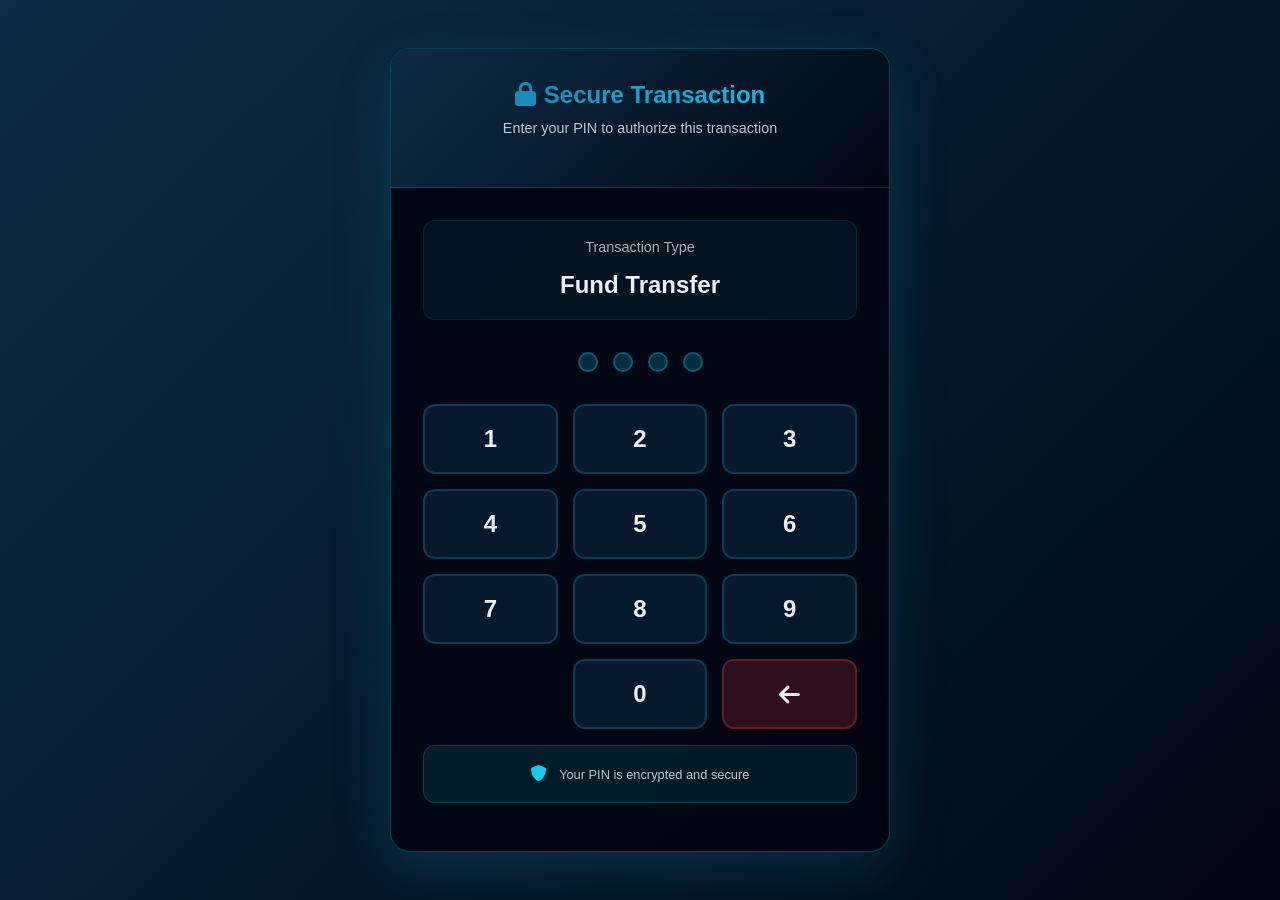
<file: demo.html>
<!DOCTYPE html>
<html lang="en">
<head>
    <meta charset="UTF-8">
    <meta name="viewport" content="width=device-width, initial-scale=1.0">
    <title>Transaction Processing - Creda Flux E-Wallet</title>
    <link href="https://cdnjs.cloudflare.com/ajax/libs/bootstrap/5.1.3/css/bootstrap.min.css" rel="stylesheet">
    <link href="https://cdnjs.cloudflare.com/ajax/libs/font-awesome/6.0.0/css/all.min.css" rel="stylesheet">
    <link rel="icon" href="favicon_io/favicon.ico" type="image/x-icon">
    <style>
        :root {
            --dark-bg: #010711;
            --primary-color: #1c77a2;
            --secondary-color: #0c2c47;
            --accent-color: #14cbf4;
            --light-color: #eeeff0;
            --success-color: #14cbf4;
            --gradient-primary: linear-gradient(135deg, var(--primary-color), var(--accent-color));
            --gradient-dark: linear-gradient(135deg, var(--secondary-color), var(--dark-bg));
            --shadow: 0 4px 12px rgba(0, 0, 0, 0.1);
            --border-radius: 12px;
        }

        * {
            margin: 0;
            padding: 0;
            box-sizing: border-box;
        }

        body {
            font-family: 'Segoe UI', Tahoma, Geneva, Verdana, sans-serif;
            background: linear-gradient(135deg, var(--secondary-color) 0%, var(--dark-bg) 100%);
            min-height: 100vh;
            color: var(--light-color);
            display: flex;
            align-items: center;
            justify-content: center;
            padding: 20px;
        }

        .process-container {
            max-width: 500px;
            width: 100%;
            background: rgba(1, 7, 17, 0.95);
            border-radius: 20px;
            box-shadow: 0 20px 60px rgba(20, 203, 244, 0.15);
            border: 1px solid rgba(20, 203, 244, 0.3);
            backdrop-filter: blur(10px);
            overflow: hidden;
        }

        .process-header {
            background: var(--gradient-dark);
            padding: 2rem;
            text-align: center;
            border-bottom: 1px solid rgba(20, 203, 244, 0.2);
        }

        .process-header h1 {
            font-size: 1.5rem;
            font-weight: 700;
            margin-bottom: 0.5rem;
            background: var(--gradient-primary);
            -webkit-background-clip: text;
            -webkit-text-fill-color: transparent;
            background-clip: text;
        }

        .process-header p {
            color: rgba(238, 239, 240, 0.8);
            font-size: 0.9rem;
        }

        .process-content {
            padding: 2rem;
        }

        /* PIN Section Styles */
        .pin-section {
            margin-bottom: 1rem;
        }

        .transaction-info {
            text-align: center;
            margin-bottom: 2rem;
            padding: 1rem;
            background: rgba(12, 44, 71, 0.3);
            border-radius: var(--border-radius);
            border: 1px solid rgba(20, 203, 244, 0.1);
        }

        .transaction-label {
            color: rgba(238, 239, 240, 0.7);
            font-size: 0.9rem;
            margin-bottom: 0.5rem;
        }

        .transaction-type {
            font-size: 1.5rem;
            font-weight: 700;
            color: var(--light-color);
        }

        .pin-display {
            display: flex;
            justify-content: center;
            gap: 15px;
            margin-bottom: 2rem;
        }

        .pin-dot {
            width: 20px;
            height: 20px;
            border-radius: 50%;
            background: rgba(20, 203, 244, 0.2);
            border: 2px solid rgba(20, 203, 244, 0.3);
            transition: all 0.3s ease;
        }

        .pin-dot.filled {
            background: var(--gradient-primary);
            border-color: var(--accent-color);
            transform: scale(1.1);
        }

        .pin-keypad {
            display: grid;
            grid-template-columns: repeat(3, 1fr);
            gap: 15px;
            margin-bottom: 1rem;
        }

        .pin-key {
            background: rgba(12, 44, 71, 0.5);
            border: 2px solid rgba(20, 203, 244, 0.2);
            border-radius: 12px;
            height: 70px;
            display: flex;
            align-items: center;
            justify-content: center;
            font-size: 1.5rem;
            font-weight: 600;
            color: var(--light-color);
            cursor: pointer;
            transition: all 0.3s ease;
            user-select: none;
        }

        .pin-key:hover {
            background: rgba(20, 203, 244, 0.2);
            border-color: var(--accent-color);
            transform: translateY(-2px);
        }

        .pin-key:active {
            transform: translateY(0);
            background: var(--gradient-primary);
        }

        .pin-key.empty {
            background: transparent;
            border: none;
            cursor: default;
        }

        .pin-key.empty:hover {
            background: transparent;
            border: none;
            transform: none;
        }

        .pin-key.backspace {
            background: rgba(220, 53, 69, 0.2);
            border-color: rgba(220, 53, 69, 0.3);
        }

        .pin-key.backspace:hover {
            background: rgba(220, 53, 69, 0.3);
            border-color: #dc3545;
        }

        .security-notice {
            text-align: center;
            margin-top: 1rem;
            padding: 1rem;
            background: rgba(20, 203, 244, 0.1);
            border-radius: var(--border-radius);
            border: 1px solid rgba(20, 203, 244, 0.2);
        }

        .security-notice i {
            color: var(--accent-color);
            margin-right: 0.5rem;
        }

        .security-notice span {
            color: rgba(238, 239, 240, 0.8);
            font-size: 0.8rem;
        }

        /* Processing Steps Styles */
        .process-steps {
            display: none;
        }

        .step {
            display: flex;
            align-items: center;
            margin-bottom: 1.5rem;
            padding: 1rem;
            background: rgba(12, 44, 71, 0.3);
            border-radius: var(--border-radius);
            border: 1px solid rgba(20, 203, 244, 0.1);
            transition: all 0.3s ease;
        }

        .step.active {
            border-color: var(--accent-color);
            background: rgba(20, 203, 244, 0.1);
        }

        .step.completed {
            border-color: #28a745;
            background: rgba(40, 167, 69, 0.1);
        }

        .step.failed {
            border-color: #dc3545;
            background: rgba(220, 53, 69, 0.1);
        }

        .step-icon {
            width: 40px;
            height: 40px;
            border-radius: 50%;
            display: flex;
            align-items: center;
            justify-content: center;
            margin-right: 1rem;
            background: rgba(20, 203, 244, 0.2);
            border: 2px solid rgba(20, 203, 244, 0.3);
        }

        .step.active .step-icon {
            background: var(--gradient-primary);
            border-color: var(--accent-color);
        }

        .step.completed .step-icon {
            background: linear-gradient(135deg, #28a745, #20c997);
            border-color: #28a745;
        }

        .step.failed .step-icon {
            background: linear-gradient(135deg, #dc3545, #e83e8c);
            border-color: #dc3545;
        }

        .step-content {
            flex: 1;
        }

        .step-title {
            font-weight: 600;
            margin-bottom: 0.25rem;
            color: var(--light-color);
            font-size: 0.9rem;
        }

        .step-description {
            color: rgba(238, 239, 240, 0.7);
            font-size: 0.8rem;
        }

        .step-status {
            font-weight: 600;
            margin-left: 1rem;
            font-size: 0.8rem;
        }

        .step.active .step-status {
            color: var(--accent-color);
        }

        .step.completed .step-status {
            color: #28a745;
        }

        .step.failed .step-status {
            color: #dc3545;
        }

        .loading-spinner {
            display: inline-block;
            width: 16px;
            height: 16px;
            border: 2px solid rgba(20, 203, 244, 0.3);
            border-radius: 50%;
            border-top-color: var(--accent-color);
            animation: spin 1s ease-in-out infinite;
            margin-right: 0.5rem;
        }

        @keyframes spin {
            to { transform: rotate(360deg); }
        }

        .progress-bar {
            height: 6px;
            background: rgba(12, 44, 71, 0.5);
            border-radius: 3px;
            margin: 2rem 0;
            overflow: hidden;
        }

        .progress-fill {
            height: 100%;
            background: var(--gradient-primary);
            border-radius: 3px;
            width: 0%;
            transition: width 0.5s ease;
        }

        /* Result Section Styles */
        .result-section {
            display: none;
            text-align: center;
            padding: 2rem;
        }

        .result-icon {
            font-size: 4rem;
            margin-bottom: 1rem;
        }

        .failed .result-icon {
            color: #dc3545;
        }

        .result-title {
            font-size: 1.5rem;
            font-weight: 700;
            margin-bottom: 1rem;
        }

        .result-message {
            color: rgba(238, 239, 240, 0.8);
            margin-bottom: 2rem;
            line-height: 1.6;
        }

        .support-section {
            background: rgba(220, 53, 69, 0.1);
            border: 1px solid rgba(220, 53, 69, 0.3);
            border-radius: var(--border-radius);
            padding: 1.5rem;
            margin-top: 2rem;
        }

        .support-section h4 {
            color: #dc3545;
            margin-bottom: 1rem;
            font-size: 1rem;
        }

        .contact-info {
            display: flex;
            justify-content: center;
            gap: 1rem;
            flex-wrap: wrap;
            margin-bottom: 1.5rem;
        }

        .contact-item {
            text-align: center;
            font-size: 0.9rem;
        }

        .contact-item i {
            font-size: 1.2rem;
            color: var(--accent-color);
            margin-bottom: 0.5rem;
        }

        .btn-support {
            background: linear-gradient(135deg, #dc3545, #e83e8c);
            border: none;
            padding: 1rem 2rem;
            border-radius: 8px;
            font-weight: 600;
            font-size: 1rem;
            color: white;
            transition: all 0.3s ease;
            width: 100%;
            margin-bottom: 1rem;
            text-decoration: none;
            display: inline-block;
            cursor: pointer;
        }

        .btn-support:hover {
            transform: translateY(-2px);
            box-shadow: 0 8px 25px rgba(220, 53, 69, 0.3);
            color: white;
            text-decoration: none;
        }

        .btn-primary {
            background: var(--gradient-primary);
            border: none;
            padding: 1rem 2rem;
            border-radius: 8px;
            font-weight: 600;
            font-size: 1rem;
            color: white;
            transition: all 0.3s ease;
            width: 100%;
            text-decoration: none;
            display: inline-block;
            cursor: pointer;
        }

        .btn-primary:hover {
            transform: translateY(-2px);
            box-shadow: 0 8px 25px rgba(20, 203, 244, 0.3);
            color: white;
            text-decoration: none;
        }
    </style>
</head>
<body>
    <div class="process-container">
        <div class="process-header">
            <h1><i class="fas fa-lock me-2"></i>Secure Transaction</h1>
            <p>Enter your PIN to authorize this transaction</p>
        </div>

        <div class="process-content">
            <!-- PIN Section -->
            <div class="pin-section" id="pinSection">
                <div class="transaction-info">
                    <div class="transaction-label">Transaction Type</div>
                    <div class="transaction-type">Fund Transfer</div>
                </div>

                <div class="pin-display">
                    <div class="pin-dot" id="pinDot1"></div>
                    <div class="pin-dot" id="pinDot2"></div>
                    <div class="pin-dot" id="pinDot3"></div>
                    <div class="pin-dot" id="pinDot4"></div>
                </div>

                <div class="pin-keypad">
                    <div class="pin-key" data-key="1">1</div>
                    <div class="pin-key" data-key="2">2</div>
                    <div class="pin-key" data-key="3">3</div>
                    <div class="pin-key" data-key="4">4</div>
                    <div class="pin-key" data-key="5">5</div>
                    <div class="pin-key" data-key="6">6</div>
                    <div class="pin-key" data-key="7">7</div>
                    <div class="pin-key" data-key="8">8</div>
                    <div class="pin-key" data-key="9">9</div>
                    <div class="pin-key empty"></div>
                    <div class="pin-key" data-key="0">0</div>
                    <div class="pin-key backspace" id="backspaceKey">
                        <i class="fas fa-arrow-left"></i>
                    </div>
                </div>

                <div class="security-notice">
                    <i class="fas fa-shield-alt"></i>
                    <span>Your PIN is encrypted and secure</span>
                </div>
            </div>

            <!-- Progress Bar -->
            <div class="progress-bar" id="progressBar" style="display: none;">
                <div class="progress-fill" id="progressFill"></div>
            </div>

            <!-- Process Steps -->
            <div class="process-steps" id="processSteps">
                <div class="step active" id="step1">
                    <div class="step-icon">
                        <i class="fas fa-shield-alt"></i>
                    </div>
                    <div class="step-content">
                        <div class="step-title">Security Verification</div>
                        <div class="step-description">Verifying your credentials and transaction security</div>
                    </div>
                    <div class="step-status">
                        <span class="loading-spinner"></span>Processing
                    </div>
                </div>

                <div class="step" id="step2">
                    <div class="step-icon">
                        <i class="fas fa-check-circle"></i>
                    </div>
                    <div class="step-content">
                        <div class="step-title">Funds Reservation</div>
                        <div class="step-description">Reserving the transaction amount in your account</div>
                    </div>
                    <div class="step-status">Pending</div>
                </div>

                <div class="step" id="step3">
                    <div class="step-icon">
                        <i class="fas fa-exchange-alt"></i>
                    </div>
                    <div class="step-content">
                        <div class="step-title">Transaction Processing</div>
                        <div class="step-description">Transferring funds to recipient account</div>
                    </div>
                    <div class="step-status">Pending</div>
                </div>

                <div class="step" id="step4">
                    <div class="step-icon">
                        <i class="fas fa-database"></i>
                    </div>
                    <div class="step-content">
                        <div class="step-title">Database Update</div>
                        <div class="step-description">Updating transaction records and balances</div>
                    </div>
                    <div class="step-status">Pending</div>
                </div>

                <div class="step" id="step5">
                    <div class="step-icon">
                        <i class="fas fa-paper-plane"></i>
                    </div>
                    <div class="step-content">
                        <div class="step-title">Confirmation</div>
                        <div class="step-description">Sending transaction confirmation</div>
                    </div>
                    <div class="step-status">Pending</div>
                </div>
            </div>

            <!-- Failed Result Section -->
            <div class="result-section failed" id="failedSection">
                <div class="result-icon">
                    <i class="fas fa-exclamation-triangle"></i>
                </div>
                <div class="result-title">Transaction Failed</div>
                <div class="result-message">
                    We're sorry, but we were unable to process your transaction at this time. 
                    This could be due to SERVICES & VAT EXTERNAL Contact our support team to help with this Transaction
                    <br><br>
                    <strong>Your funds are safe and have not been deducted from your account.</strong>
                </div>
                
                <div class="support-section">
                    <h4><i class="fas fa-headset me-2"></i>Need Help With This Transaction?</h4>
                    <p>Our support team is available 24/7 to assist you with this issue.</p>
                    
                    <div class="contact-info">
                        <div class="contact-item">
                            <i class="fas fa-phone"></i>
                            <div>+1 579 391 9724</div>
                            <small>24/7 Support Line</small>
                        </div>
                        <div class="contact-item">
                            <i class="fas fa-envelope"></i>
                            <div>credafluxewallet@gmail.com</div>
                            <small>Email Support</small>
                        </div>
                        <div class="contact-item" onclick="window.open('https://t.me/creda_flux', '_blank')" style="cursor: pointer;">
                            <i class="fab fa-telegram"></i>
                            <div>@creda_flux</div>
                            <small>Telegram Support</small>
                        </div>
                        <!-- <div class="contact-item">
                            <i class="fab fa-whatsapp"></i>
                            <div>WhatsApp</div>
                            <small>Instant Help</small>
                        </div> -->
                    </div>
                    
                    <a href="https://wa.me/15793919724" class="btn-support" target="_blank">
                        <i class="fab fa-whatsapp me-2"></i>Contact Support Now 
                    </a>
                </div>

                <button class="btn btn-primary" onclick="window.location.href='user_dashboard.html'">
                    <i class="fas fa-tachometer-alt me-2"></i>Back to Dashboard
                </button>
            </div>
        </div>
    </div>

    <script>
        let pin = '';
        const maxPinLength = 4;

        // Initialize pin dots
        const pinDots = [
            document.getElementById('pinDot1'),
            document.getElementById('pinDot2'),
            document.getElementById('pinDot3'),
            document.getElementById('pinDot4')
        ];

        // Add click events to number keys
        document.querySelectorAll('.pin-key[data-key]').forEach(key => {
            key.addEventListener('click', () => {
                if (pin.length < maxPinLength) {
                    pin += key.getAttribute('data-key');
                    updatePinDisplay();
                    
                    // Auto-submit when PIN is complete
                    if (pin.length === maxPinLength) {
                        startProcessing();
                    }
                }
            });
        });

        // Backspace functionality
        document.getElementById('backspaceKey').addEventListener('click', () => {
            if (pin.length > 0) {
                pin = pin.slice(0, -1);
                updatePinDisplay();
            }
        });

        // Keyboard support
        document.addEventListener('keydown', (e) => {
            if (e.key >= '0' && e.key <= '9' && pin.length < maxPinLength) {
                pin += e.key;
                updatePinDisplay();
                
                if (pin.length === maxPinLength) {
                    startProcessing();
                }
            } else if (e.key === 'Backspace') {
                if (pin.length > 0) {
                    pin = pin.slice(0, -1);
                    updatePinDisplay();
                }
            }
        });

        function updatePinDisplay() {
            pinDots.forEach((dot, index) => {
                if (index < pin.length) {
                    dot.classList.add('filled');
                } else {
                    dot.classList.remove('filled');
                }
            });
        }

        function startProcessing() {
            // Hide PIN section, show process steps and progress bar
            document.getElementById('pinSection').style.display = 'none';
            document.getElementById('processSteps').style.display = 'block';
            document.getElementById('progressBar').style.display = 'block';
            
            // Start the process simulation
            simulateProcess();
        }

        function simulateProcess() {
            const steps = [
                { id: 'step1', duration: 2000 },
                { id: 'step2', duration: 3000 },
                { id: 'step3', duration: 4000 },
                { id: 'step4', duration: 2000 },
                { id: 'step5', duration: 1500 }
            ];

            let currentStep = 0;
            const progressFill = document.getElementById('progressFill');
            const totalSteps = steps.length;

            function processNextStep() {
                if (currentStep >= totalSteps) {
                    // All steps completed, show failed result
                    showFailedResult();
                    return;
                }

                const step = steps[currentStep];
                const stepElement = document.getElementById(step.id);
                
                // Mark current step as active
                stepElement.classList.add('active');
                
                // Simulate processing time
                setTimeout(() => {
                    // Always fail at step 3 for demonstration
                    if (currentStep === 2) {
                        stepElement.classList.remove('active');
                        stepElement.classList.add('failed');
                        stepElement.querySelector('.step-status').innerHTML = '<i class="fas fa-exclamation-triangle me-1"></i>Failed';
                        showFailedResult();
                    } else {
                        stepElement.classList.remove('active');
                        stepElement.classList.add('completed');
                        stepElement.querySelector('.step-status').innerHTML = '<i class="fas fa-check me-1"></i>Completed';
                        
                        // Update progress
                        const progress = ((currentStep + 1) / totalSteps) * 100;
                        progressFill.style.width = progress + '%';
                        
                        currentStep++;
                        processNextStep();
                    }
                }, step.duration);
            }

            processNextStep();
        }

        function showFailedResult() {
            document.getElementById('processSteps').style.display = 'none';
            document.getElementById('failedSection').style.display = 'block';
            document.getElementById('progressFill').style.width = '60%';
            document.getElementById('progressFill').style.background = 'linear-gradient(135deg, #dc3545, #e83e8c)';
        }

        // Reset function (for demo purposes)
        function resetProcess() {
            pin = '';
            updatePinDisplay();
            document.getElementById('pinSection').style.display = 'block';
            document.getElementById('processSteps').style.display = 'none';
            document.getElementById('progressBar').style.display = 'none';
            document.getElementById('failedSection').style.display = 'none';
            
            // Reset all steps
            document.querySelectorAll('.step').forEach(step => {
                step.classList.remove('active', 'completed', 'failed');
                step.querySelector('.step-status').innerHTML = 'Pending';
            });
            
            // Reset progress bar
            document.getElementById('progressFill').style.width = '0%';
            document.getElementById('progressFill').style.background = 'var(--gradient-primary)';
        }
    </script>
</body>
</html>
</file>
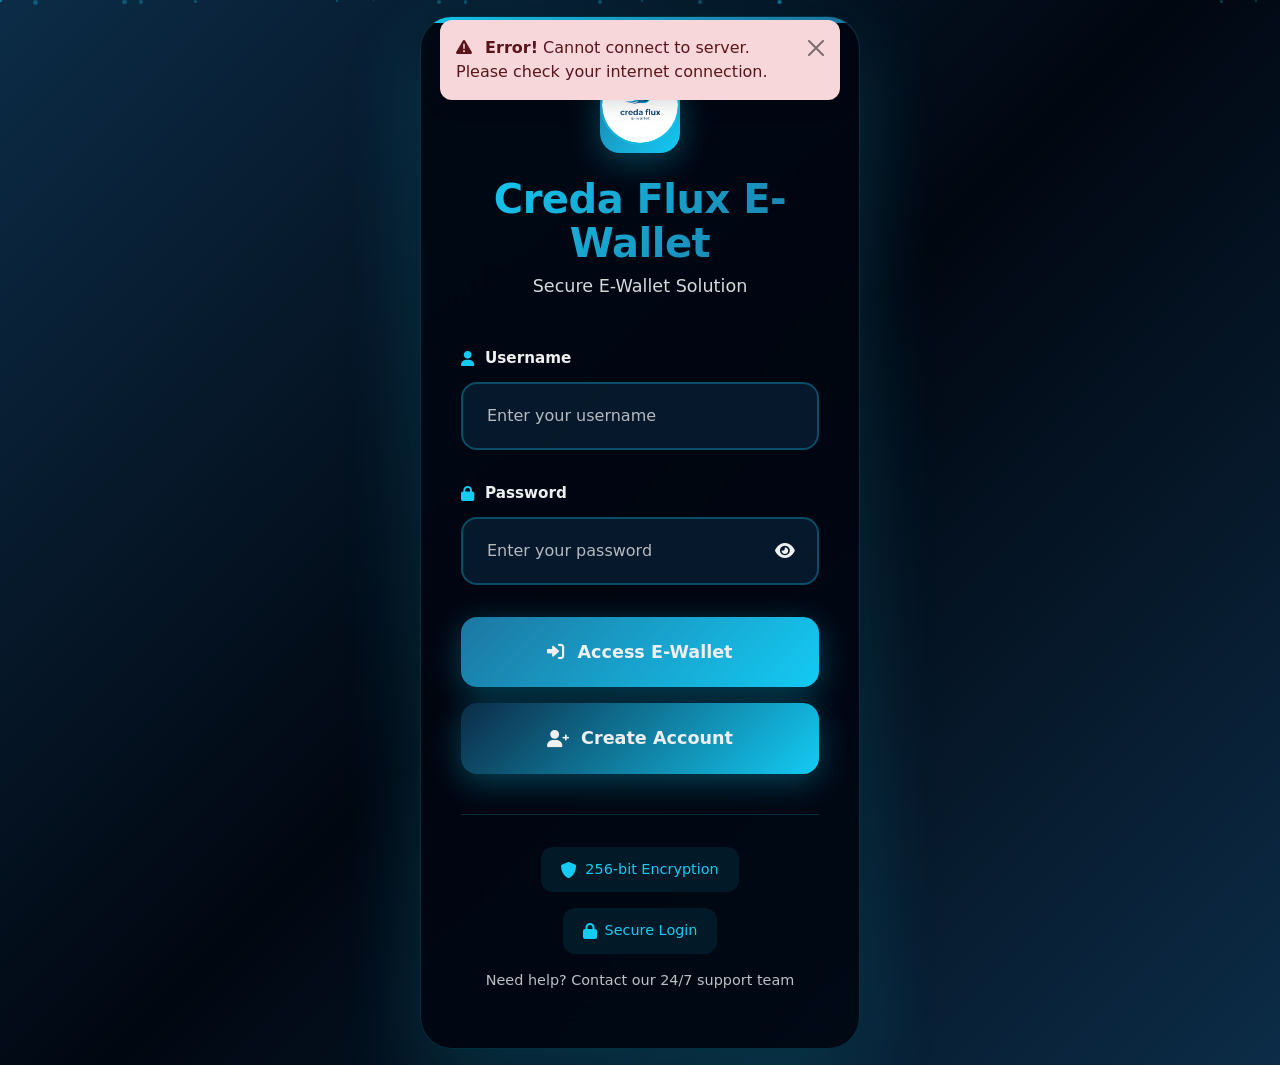
<file: login.html>
<!DOCTYPE html>
<html lang="en">
<head>
    <meta charset="UTF-8">
    <meta name="viewport" content="width=device-width, initial-scale=1.0">
    <title>Login - Creda Flux E-Wallet</title>
    <link href="https://cdnjs.cloudflare.com/ajax/libs/bootstrap/5.1.3/css/bootstrap.min.css" rel="stylesheet">
    <link href="https://cdnjs.cloudflare.com/ajax/libs/font-awesome/6.0.0/css/all.min.css" rel="stylesheet">
    <link rel="icon" href="favicon_io/favicon.ico" type="image/x-icon">
    <style>

        :root {
            --dark-bg: #010711;
            --primary-color: #1c77a2;
            --secondary-color: #0c2c47;
            --accent-color: #14cbf4;
            --light-color: #eeeff0;
            --success-color: #14cbf4;
        }
        
        * {
            margin: 0;
            padding: 0;
            box-sizing: border-box;
        }
        
        .login-container {
            min-height: 100vh;
            background: linear-gradient(135deg, var(--secondary-color) 0%, var(--dark-bg) 50%, var(--secondary-color) 100%);
            display: flex;
            align-items: center;
            justify-content: center;
            padding: 1rem;
            position: relative;
            overflow: hidden;
            font-family: 'Inter', 'Segoe UI', system-ui, sans-serif;
        }
        
        /* Advanced Animated Background */
        .animated-bg {
            position: absolute;
            top: 0;
            left: 0;
            width: 100%;
            height: 100%;
            overflow: hidden;
            z-index: 1;
        }
        
        .floating-card {
            position: absolute;
            background: rgba(20, 203, 244, 0.1);
            backdrop-filter: blur(40px);
            border-radius: 24px;
            border: 1px solid rgba(20, 203, 244, 0.2);
            animation: float 8s ease-in-out infinite;
        }
        
        .floating-card:nth-child(1) {
            width: 120px;
            height: 120px;
            top: 10%;
            left: 5%;
            animation-delay: 0s;
            background: linear-gradient(45deg, rgba(20, 203, 244, 0.15), rgba(28, 119, 162, 0.1));
        }
        
        .floating-card:nth-child(2) {
            width: 80px;
            height: 80px;
            top: 70%;
            right: 10%;
            animation-delay: -2s;
            background: linear-gradient(45deg, rgba(28, 119, 162, 0.2), rgba(238, 239, 240, 0.1));
        }
        
        .floating-card:nth-child(3) {
            width: 160px;
            height: 160px;
            bottom: 10%;
            left: 15%;
            animation-delay: -4s;
            background: linear-gradient(45deg, rgba(28, 119, 162, 0.1), rgba(12, 44, 71, 0.15));
        }
        
        @keyframes float {
            0%, 100% {
                transform: translateY(0px) rotate(0deg) scale(1);
                opacity: 0.7;
            }
            33% {
                transform: translateY(-30px) rotate(120deg) scale(1.1);
                opacity: 0.9;
            }
            66% {
                transform: translateY(20px) rotate(240deg) scale(0.9);
                opacity: 0.5;
            }
        }
        
        .particle {
            position: absolute;
            background: rgba(20, 203, 244, 0.3);
            border-radius: 50%;
            animation: particleFloat 6s linear infinite;
        }
        
        @keyframes particleFloat {
            0% {
                transform: translateY(100vh) rotate(0deg);
                opacity: 0;
            }
            10% {
                opacity: 1;
            }
            90% {
                opacity: 1;
            }
            100% {
                transform: translateY(-100px) rotate(360deg);
                opacity: 0;
            }
        }
        
        .login-wrapper {
            width: 100%;
            max-width: 440px;
            position: relative;
            z-index: 10;
            animation: slideInUp 0.8s cubic-bezier(0.23, 1, 0.32, 1);
        }
        
        @keyframes slideInUp {
            from {
                opacity: 0;
                transform: translateY(60px) scale(0.95);
            }
            to {
                opacity: 1;
                transform: translateY(0) scale(1);
            }
        }
        
        .login-card {
            background: rgba(1, 7, 17, 0.85);
            backdrop-filter: blur(40px);
            border-radius: 32px;
            padding: 3.5rem 2.5rem;
            box-shadow: 
                0 25px 80px rgba(20, 203, 244, 0.2),
                0 8px 32px rgba(0, 0, 0, 0.3),
                inset 0 1px 0 rgba(255, 255, 255, 0.1);
            border: 1px solid rgba(20, 203, 244, 0.2);
            position: relative;
            overflow: hidden;
        }
        
        .login-card::before {
            content: '';
            position: absolute;
            top: 0;
            left: 0;
            right: 0;
            height: 6px;
            background: linear-gradient(90deg, var(--accent-color), var(--primary-color), var(--secondary-color));
            background-size: 200% 100%;
            animation: gradientShift 3s ease infinite;
        }
        
        @keyframes gradientShift {
            0%, 100% { background-position: 0% 50%; }
            50% { background-position: 100% 50%; }
        }
        
        .bank-header {
            text-align: center;
            margin-bottom: 3rem;
        }
        
        .logo-container {
            display: inline-flex;
            align-items: center;
            justify-content: center;
            width: 80px;
            height: 80px;
            background: linear-gradient(135deg, var(--primary-color), var(--accent-color));
            border-radius: 20px;
            margin-bottom: 1.5rem;
            box-shadow: 0 8px 32px rgba(20, 203, 244, 0.3);
            animation: logoPulse 3s ease-in-out infinite;
            position: relative;
        }
        
        @keyframes logoPulse {
            0%, 100% { 
                transform: scale(1) rotate(0deg);
                box-shadow: 0 8px 32px rgba(20, 203, 244, 0.3);
            }
            50% { 
                transform: scale(1.05) rotate(5deg);
                box-shadow: 0 12px 40px rgba(20, 203, 244, 0.4);
            }
        }
        
        .logo-container i {
            color: white;
            font-size: 2rem;
            filter: drop-shadow(0 2px 4px rgba(0, 0, 0, 0.2));
        }
        
        .bank-name {
            font-size: 2.5rem;
            font-weight: 800;
            background: linear-gradient(135deg, var(--accent-color), var(--primary-color));
            -webkit-background-clip: text;
            -webkit-text-fill-color: transparent;
            background-clip: text;
            margin-bottom: 0.5rem;
            letter-spacing: -0.5px;
            line-height: 1.1;
        }
        
        .bank-tagline {
            color: var(--light-color);
            font-size: 1.1rem;
            font-weight: 500;
            margin: 0;
            opacity: 0.9;
        }
        
        .login-form {
            margin-bottom: 2.5rem;
        }
        
        .form-group {
            margin-bottom: 2rem;
            position: relative;
        }
        
        .form-label {
            display: block;
            font-weight: 600;
            color: var(--light-color);
            margin-bottom: 0.75rem;
            font-size: 0.95rem;
            transition: all 0.3s ease;
            display: flex;
            align-items: center;
            gap: 0.5rem;
        }
        
        .form-label i {
            color: var(--accent-color);
            width: 16px;
            transition: all 0.3s ease;
        }
        
        .input-container {
            position: relative;
        }
        
        .form-control {
            width: 100%;
            padding: 1.25rem 3rem 1.25rem 1.5rem;
            border: 2px solid rgba(20, 203, 244, 0.3);
            border-radius: 16px;
            font-size: 1rem;
            font-weight: 500;
            background: rgba(12, 44, 71, 0.5);
            transition: all 0.3s cubic-bezier(0.4, 0, 0.2, 1);
            color: white !important;
        }

        .form-control::placeholder {
            color: rgba(255, 255, 255, 0.7) !important;
        }

        .form-control:focus {
            outline: none;
            border-color: var(--accent-color);
            box-shadow: 0 0 0 4px rgba(20, 203, 244, 0.1);
            transform: translateY(-2px);
            background: rgba(12, 44, 71, 0.7);
            color: white !important;
        }

        .form-control:hover {
            border-color: rgba(20, 203, 244, 0.5);
            transform: translateY(-1px);
            color: white !important;
        }
        
        .form-control.error {
            border-color: #dc3545 !important;
            animation: shake 0.5s ease;
        }
        
        @keyframes shake {
            0%, 100% { transform: translateX(0); }
            25% { transform: translateX(-10px); }
            75% { transform: translateX(10px); }
        }
        
        .form-control:focus + .input-focus-border {
            transform: scaleX(1);
        }
        
        .input-focus-border {
            position: absolute;
            bottom: -2px;
            left: 0;
            width: 100%;
            height: 2px;
            background: linear-gradient(90deg, var(--accent-color), var(--primary-color));
            transform: scaleX(0);
            transition: transform 0.3s ease;
            border-radius: 2px;
        }
        
        /* Password Toggle Styles */
        .password-toggle {
            position: absolute;
            right: 1rem;
            top: 50%;
            transform: translateY(-50%);
            background: none;
            border: none;
            color: var(--light-color);
            cursor: pointer;
            padding: 0.5rem;
            border-radius: 8px;
            transition: all 0.3s ease;
            display: flex;
            align-items: center;
            justify-content: center;
            z-index: 5;
        }
        
        .password-toggle:hover {
            color: var(--accent-color);
            background: rgba(20, 203, 244, 0.1);
        }
        
        .password-toggle:active {
            transform: translateY(-50%) scale(0.95);
        }
        
        .password-toggle i {
            font-size: 1.1rem;
            transition: transform 0.3s ease;
        }
        
        .password-toggle.active i {
            color: var(--accent-color);
            transform: scale(1.1);
        }
        
        .btn-login {
            width: 100%;
            background: linear-gradient(135deg, var(--primary-color), var(--accent-color));
            border: none;
            border-radius: 16px;
            padding: 1.375rem 2rem;
            font-weight: 700;
            font-size: 1.1rem;
            color: var(--light-color);
            cursor: pointer;
            transition: all 0.3s cubic-bezier(0.4, 0, 0.2, 1);
            position: relative;
            overflow: hidden;
            box-shadow: 0 8px 32px rgba(20, 203, 244, 0.3);
        }
        
        .btn-login::before {
            content: '';
            position: absolute;
            top: 0;
            left: -100%;
            width: 100%;
            height: 100%;
            background: linear-gradient(90deg, transparent, rgba(255, 255, 255, 0.2), transparent);
            transition: left 0.6s;
        }
        
        .btn-login:hover::before {
            left: 100%;
        }
        
        .btn-login:hover {
            transform: translateY(-3px);
            box-shadow: 0 12px 40px rgba(20, 203, 244, 0.4);
        }
        
        .btn-login:active {
            transform: translateY(-1px);
        }
        
        .btn-login:disabled {
            opacity: 0.7;
            cursor: not-allowed;
            transform: none;
        }
        
        .btn-content {
            display: flex;
            align-items: center;
            justify-content: center;
            gap: 0.75rem;
            position: relative;
            z-index: 2;
        }
        
        .login-footer {
            border-top: 1px solid rgba(20, 203, 244, 0.2);
            padding-top: 2rem;
            text-align: center;
        }
        
        .security-features {
            display: flex;
            align-items: center;
            justify-content: center;
            gap: 1rem;
            flex-wrap: wrap;
            margin-bottom: 1rem;
        }
        
        .security-badge {
            display: flex;
            align-items: center;
            gap: 0.5rem;
            padding: 0.75rem 1.25rem;
            background: rgba(20, 203, 244, 0.1);
            border-radius: 12px;
            font-size: 0.9rem;
            font-weight: 500;
            color: var(--accent-color);
            backdrop-filter: blur(10px);
        }
        
        .security-badge i {
            font-size: 1rem;
        }
        
        .support-text {
            color: var(--light-color);
            font-size: 0.9rem;
            margin: 0;
            opacity: 0.8;
        }
        
        /* Loading States */
        .btn-loading {
            pointer-events: none;
        }
        
        .btn-loading .btn-content {
            opacity: 0;
        }
        
        .btn-loading::after {
            content: '';
            position: absolute;
            top: 50%;
            left: 50%;
            width: 24px;
            height: 24px;
            margin: -12px 0 0 -12px;
            border: 2px solid transparent;
            border-top: 2px solid var(--light-color);
            border-radius: 50%;
            animation: spin 1s linear infinite;
            z-index: 3;
        }
        
        @keyframes spin {
            0% { transform: rotate(0deg); }
            100% { transform: rotate(360deg); }
        }
        
        /* Success State */
        .btn-success {
            background: linear-gradient(135deg, var(--accent-color), var(--primary-color));
        }
        
        /* Flash Messages */
        .flash-container {
            position: fixed;
            top: 20px;
            left: 50%;
            transform: translateX(-50%);
            z-index: 1000;
            width: 90%;
            max-width: 400px;
        }
        
        .alert {
            border-radius: 12px;
            border: none;
            box-shadow: 0 4px 20px rgba(0, 0, 0, 0.15);
            animation: slideDown 0.3s ease;
        }
        
        @keyframes slideDown {
            from {
                transform: translateY(-100%);
                opacity: 0;
            }
            to {
                transform: translateY(0);
                opacity: 1;
            }
        }
        
        /* Test credentials panel */
        .test-credentials {
            background: rgba(20, 203, 244, 0.1);
            backdrop-filter: blur(10px);
            border-radius: 12px;
            padding: 1rem;
            margin-top: 1rem;
            border: 1px solid rgba(20, 203, 244, 0.2);
        }
        
        .test-credentials h6 {
            color: var(--light-color);
            margin-bottom: 0.5rem;
            font-size: 0.9rem;
        }
        
        .test-credential {
            display: flex;
            justify-content: space-between;
            align-items: center;
            padding: 0.5rem 0;
            border-bottom: 1px solid rgba(20, 203, 244, 0.1);
        }
        
        .test-credential:last-child {
            border-bottom: none;
        }
        
        .credential-type {
            color: rgba(238, 239, 240, 0.8);
            font-size: 0.8rem;
        }
        
        .credential-value {
            color: var(--light-color);
            font-size: 0.8rem;
            font-weight: 500;
        }
        
        .copy-btn {
            background: rgba(20, 203, 244, 0.2);
            border: none;
            color: var(--light-color);
            padding: 0.25rem 0.5rem;
            border-radius: 4px;
            font-size: 0.7rem;
            cursor: pointer;
            transition: all 0.3s ease;
        }
        
        .copy-btn:hover {
            background: rgba(20, 203, 244, 0.3);
        }
        
        .logo {
            width: 80px;
            height: 80px;
            background: rgba(20, 203, 244, 0.2);
            border-radius: 50%;
            display: flex;
            align-items: center;
            justify-content: center;
            backdrop-filter: blur(10px);
            border: 2px solid rgba(20, 203, 244, 0.3);
            margin: 0 auto 1rem;
            overflow: hidden;
        }
        
        .logo img {
            width: 100%;
            height: 100%;
            object-fit: cover;
            border-radius: 50%;
        }
        
        @media (max-width: 768px) {
            .login-container {
                padding: 0.5rem;
            }
            
            .login-card {
                padding: 2.5rem 1.5rem;
                border-radius: 24px;
            }
            
            .bank-name {
                font-size: 2rem;
            }
            
            .bank-tagline {
                font-size: 1rem;
            }
            
            .logo-container {
                width: 70px;
                height: 70px;
            }
            
            .logo-container i {
                font-size: 1.75rem;
            }
            
            .form-control {
                padding: 1.125rem 2.5rem 1.125rem 1.25rem;
            }
            
            .password-toggle {
                right: 0.75rem;
                padding: 0.375rem;
            }
            
            .btn-login {
                padding: 1.25rem 1.5rem;
            }
            
            .security-features {
                flex-direction: column;
                gap: 0.75rem;
            }
            
            .floating-card {
                display: none;
            }
        }
        
        @media (max-width: 480px) {
            .login-card {
                padding: 2rem 1.25rem;
            }
            
            .bank-header {
                margin-bottom: 2.5rem;
            }
            
            .bank-name {
                font-size: 1.75rem;
            }
            
            .form-group {
                margin-bottom: 1.5rem;
            }
            
            .form-control {
                padding: 1rem 2.25rem 1rem 1rem;
            }
        }
    </style>
    
    <!-- Flash Messages Container -->
    <div class="flash-container" id="flashContainer"></div>

    <div class="login-container">
        <div class="animated-bg" id="animatedBg"></div>
        
        <div class="login-wrapper">
            <div class="login-card">
                <div class="bank-header">
                    <div class="logo-container">
                        <div class="logo">
                            <img src="./image/logo.jpeg" alt="CredaFlux Logo">
                        </div>
                    </div>
                    <h1 class="bank-name">Creda Flux E-Wallet</h1>
                    <p class="bank-tagline">Secure E-Wallet Solution</p>
                </div>

                <form class="login-form" id="loginForm">
                    <div class="form-group">
                        <label for="username" class="form-label">
                            <i class="fas fa-user"></i>
                            Username
                        </label>
                        <div class="input-container">
                            <input type="text" class="form-control" id="username" name="username" 
                                   placeholder="Enter your username" required autocomplete="username">
                            <div class="input-focus-border"></div>
                        </div>
                    </div>
                    
                    <div class="form-group">
                        <label for="password" class="form-label">
                            <i class="fas fa-lock"></i>
                            Password
                        </label>
                        <div class="input-container">
                            <input type="password" class="form-control" id="password" name="password" 
                                   placeholder="Enter your password" required autocomplete="current-password">
                            <button type="button" class="password-toggle" id="passwordToggle" aria-label="Toggle password visibility">
                                <i class="fas fa-eye"></i>
                            </button>
                            <div class="input-focus-border"></div>
                        </div>
                    </div>
                    
                    <button type="submit" class="btn-login" id="loginBtn">
                        <div class="btn-content">
                            <i class="fas fa-sign-in-alt"></i>
                            <span>Access E-Wallet</span>
                        </div>
                    </button>
                    
                    <button type="button" class="btn-login mt-3" id="registerBtn"
                        onclick="window.location.href='register.html'"
                        style="background: linear-gradient(135deg, #0c2c47, #14cbf4);">
                        <div class="btn-content">
                            <i class="fas fa-user-plus"></i>
                            <span>Create Account</span>
                        </div>
                    </button>
                </form>

                <!-- Test Credentials (Uncomment for testing) 
                <div class="test-credentials">
                    <h6><i class="fas fa-vial me-2"></i>Test Credentials</h6>
                    <div class="test-credential">
                        <span class="credential-type">👑 Admin:</span>
                        <span class="credential-value">admin / admin123</span>
                        <button class="copy-btn" onclick="fillCredentials('admin', 'admin123')">
                            <i class="fas fa-copy"></i> Fill
                        </button>
                    </div>
                    <div class="test-credential">
                        <span class="credential-type">👤 Regular User:</span>
                        <span class="credential-value">balazs_kovacs / password123</span>
                        <button class="copy-btn" onclick="fillCredentials('balazs_kovacs', 'password123')">
                            <i class="fas fa-copy"></i> Fill
                        </button>
                    </div>
                </div>
                -->

                <div class="login-footer">
                    <div class="security-features">
                        <div class="security-badge">
                            <i class="fas fa-shield-alt"></i>
                            <span>256-bit Encryption</span>
                        </div>
                        <div class="security-badge">
                            <i class="fas fa-lock"></i>
                            <span>Secure Login</span>
                        </div>
                    </div>
                    <p class="support-text">
                        Need help? Contact our 24/7 support team
                    </p>
                </div>
            </div>
        </div>
    </div>

    <script>
        // API Configuration
        const API_BASE_URL = 'https://scbanking.pythonanywhere.com/api';
        
        // Store user data
        let currentUser = null;

        // Generate floating particles
        function createParticles() {
            const bg = document.getElementById('animatedBg');
            const particleCount = window.innerWidth < 768 ? 8 : 15;
            
            for (let i = 0; i < particleCount; i++) {
                const particle = document.createElement('div');
                particle.className = 'particle';
                
                const size = Math.random() * 4 + 1;
                const left = Math.random() * 100;
                const delay = Math.random() * 6;
                const duration = Math.random() * 4 + 4;
                
                particle.style.width = `${size}px`;
                particle.style.height = `${size}px`;
                particle.style.left = `${left}vw`;
                particle.style.animationDelay = `${delay}s`;
                particle.style.animationDuration = `${duration}s`;
                
                bg.appendChild(particle);
            }
        }

        // Password toggle functionality
        function initPasswordToggle() {
            const passwordToggle = document.getElementById('passwordToggle');
            const passwordInput = document.getElementById('password');
            
            if (passwordToggle) {
                passwordToggle.addEventListener('click', function() {
                    const isPassword = passwordInput.type === 'password';
                    passwordInput.type = isPassword ? 'text' : 'password';
                    
                    if (isPassword) {
                        this.innerHTML = '<i class="fas fa-eye-slash"></i>';
                        this.classList.add('active');
                    } else {
                        this.innerHTML = '<i class="fas fa-eye"></i>';
                        this.classList.remove('active');
                    }
                    
                    passwordInput.focus();
                });
            }
        }

        // Show flash message
        function showFlashMessage(message, type = 'success') {
            const flashContainer = document.getElementById('flashContainer');
            const alertClass = type === 'error' ? 'alert-danger' : 'alert-success';
            const iconClass = type === 'error' ? 'fa-exclamation-triangle' : 'fa-check-circle';
            
            const alertDiv = document.createElement('div');
            alertDiv.className = `alert ${alertClass} alert-dismissible fade show`;
            alertDiv.innerHTML = `
                <i class="fas ${iconClass} me-2"></i>
                <strong>${type === 'error' ? 'Error!' : 'Success!'}</strong> ${message}
                <button type="button" class="btn-close" data-bs-dismiss="alert" aria-label="Close"></button>
            `;
            
            flashContainer.appendChild(alertDiv);
            
            // Auto remove after 5 seconds
            setTimeout(() => {
                if (alertDiv.parentElement) {
                    alertDiv.remove();
                }
            }, 5000);
        }

        // Fill test credentials
        function fillCredentials(username, password) {
            document.getElementById('username').value = username;
            document.getElementById('password').value = password;
            showFlashMessage(`Credentials filled for: ${username}`, 'success');
            
            // Optional: Auto-submit after filling
            // setTimeout(() => {
            //     document.getElementById('loginForm').dispatchEvent(new Event('submit'));
            // }, 500);
        }

        // Test backend connection
        async function testBackendConnection() {
            try {
                console.log('🧪 Testing backend connection...');
                const response = await fetch(`${API_BASE_URL}/test`, {
                    method: 'GET',
                    mode: 'cors',
                    credentials: 'include'
                });
                const data = await response.json();
                console.log('✅ Backend connection test:', data);
                showFlashMessage('Connected to server successfully!', 'success');
                return true;
            } catch (error) {
                console.error('❌ Backend connection test failed:', error);
                showFlashMessage('Cannot connect to server. Please check your internet connection.', 'error');
                return false;
            }
        }

        // Check if user is already logged in
        async function checkAuth() {
            try {
                console.log('🔍 Checking authentication status...');
                const response = await fetch(`${API_BASE_URL}/check_auth`, {
                    method: 'GET',
                    credentials: 'include',
                    headers: {
                        'Accept': 'application/json'
                    }
                });
                
                console.log('📡 Auth check status:', response.status);
                
                if (response.ok) {
                    const data = await response.json();
                    console.log('📦 Auth check data:', data);
                    
                    if (data.success && data.user) {
                        console.log('✅ User already authenticated:', data.user.username);
                        currentUser = data.user;
                        
                        // Store user data in localStorage
                        localStorage.setItem('user', JSON.stringify(data.user));
                        
                        showFlashMessage(`Welcome back, ${data.user.name}! Redirecting...`, 'success');
                        
                        // Redirect after delay
                        setTimeout(() => {
                            if (data.user.is_admin) {
                                window.location.href = 'admin_dashboard.html';
                            } else {
                                window.location.href = 'user_dashboard.html';
                            }
                        }, 1500);
                    }
                }
            } catch (error) {
                console.log('🔐 Not authenticated or auth check failed:', error.message);
            }
        }

        // Login form submission
        document.getElementById('loginForm').addEventListener('submit', async function(e) {
            e.preventDefault();
            
            const username = document.getElementById('username').value.trim();
            const password = document.getElementById('password').value;
            const loginBtn = document.getElementById('loginBtn');
            const usernameInput = document.getElementById('username');
            const passwordInput = document.getElementById('password');
            
            // Remove error styling
            usernameInput.classList.remove('error');
            passwordInput.classList.remove('error');
            
            // Basic validation
            if (!username) {
                showFlashMessage('Please enter your username', 'error');
                usernameInput.classList.add('error');
                usernameInput.focus();
                return;
            }
            
            if (!password) {
                showFlashMessage('Please enter your password', 'error');
                passwordInput.classList.add('error');
                passwordInput.focus();
                return;
            }
            
            // Add loading state
            loginBtn.disabled = true;
            loginBtn.classList.add('btn-loading');
            
            try {
                console.log('🔍 Attempting login with username:', username);
                console.log('🌐 Making request to:', `${API_BASE_URL}/login`);
                
                const response = await fetch(`${API_BASE_URL}/login`, {
                    method: 'POST',
                    headers: {
                        'Content-Type': 'application/json',
                        'Accept': 'application/json'
                    },
                    credentials: 'include',
                    body: JSON.stringify({ username, password })
                });
                
                console.log('📡 Response status:', response.status);
                
                const data = await response.json();
                console.log('📦 Response data:', data);
                
                if (data.success && data.user) {
                    showFlashMessage(`Welcome back, ${data.user.name}! Redirecting...`, 'success');
                    loginBtn.classList.add('btn-success');
                    
                    // Store user data
                    currentUser = data.user;
                    localStorage.setItem('user', JSON.stringify(data.user));
                    sessionStorage.setItem('lastLogin', new Date().toISOString());
                    
                    // Redirect based on user type
                    setTimeout(() => {
                        if (data.user.is_admin) {
                            window.location.href = 'admin_dashboard.html';
                        } else {
                            window.location.href = 'user_dashboard.html';
                        }
                    }, 1500);
                } else {
                    showFlashMessage(data.message || 'Login failed. Please check your credentials.', 'error');
                    loginBtn.disabled = false;
                    loginBtn.classList.remove('btn-loading');
                    
                    // Highlight the password field on failure
                    passwordInput.classList.add('error');
                    passwordInput.value = ''; // Clear password for security
                    passwordInput.focus();
                }
            } catch (error) {
                console.error('❌ Login error details:', error);
                
                // More specific error messages
                if (error.name === 'TypeError' && error.message.includes('Failed to fetch')) {
                    showFlashMessage('Cannot connect to server. Please check your internet connection and try again.', 'error');
                } else if (error.message.includes('Network request failed')) {
                    showFlashMessage('Network error. Please check your connection and try again.', 'error');
                } else if (error.message.includes('JSON')) {
                    showFlashMessage('Server returned an invalid response. Please try again later.', 'error');
                } else {
                    showFlashMessage('Login failed: ' + error.message, 'error');
                }
                
                loginBtn.disabled = false;
                loginBtn.classList.remove('btn-loading');
            }
        });

        // Add enter key support for login
        document.getElementById('password').addEventListener('keypress', function(e) {
            if (e.key === 'Enter') {
                e.preventDefault();
                document.getElementById('loginForm').dispatchEvent(new Event('submit'));
            }
        });

        // Initialize on load
        document.addEventListener('DOMContentLoaded', async function() {
            console.log('🚀 Login page initialized');
            console.log('📍 Current domain:', window.location.origin);
            console.log('🔗 API Base URL:', API_BASE_URL);
            
            createParticles();
            initPasswordToggle();
            
            // Add floating cards
            const bg = document.getElementById('animatedBg');
            for (let i = 0; i < 3; i++) {
                const card = document.createElement('div');
                card.className = 'floating-card';
                bg.appendChild(card);
            }
            
            // Check for newly registered account
            const newAccountNumber = sessionStorage.getItem('newAccountNumber');
            if (newAccountNumber) {
                showFlashMessage(`Account created successfully! Account Number: ${newAccountNumber}. Please login.`, 'success');
                sessionStorage.removeItem('newAccountNumber');
            }
            
            // Test backend connection
            await testBackendConnection();
            
            // Check if user is already logged in
            await checkAuth();
        });

        // Handle window resize
        let resizeTimeout;
        window.addEventListener('resize', function() {
            clearTimeout(resizeTimeout);
            resizeTimeout = setTimeout(() => {
                const bg = document.getElementById('animatedBg');
                bg.innerHTML = '';
                createParticles();
            }, 250);
        });
    </script>
    
    <!-- Bootstrap JS for alerts -->
    <script src="https://cdnjs.cloudflare.com/ajax/libs/bootstrap/5.1.3/js/bootstrap.bundle.min.js"></script>
</body>
</html>
</file>
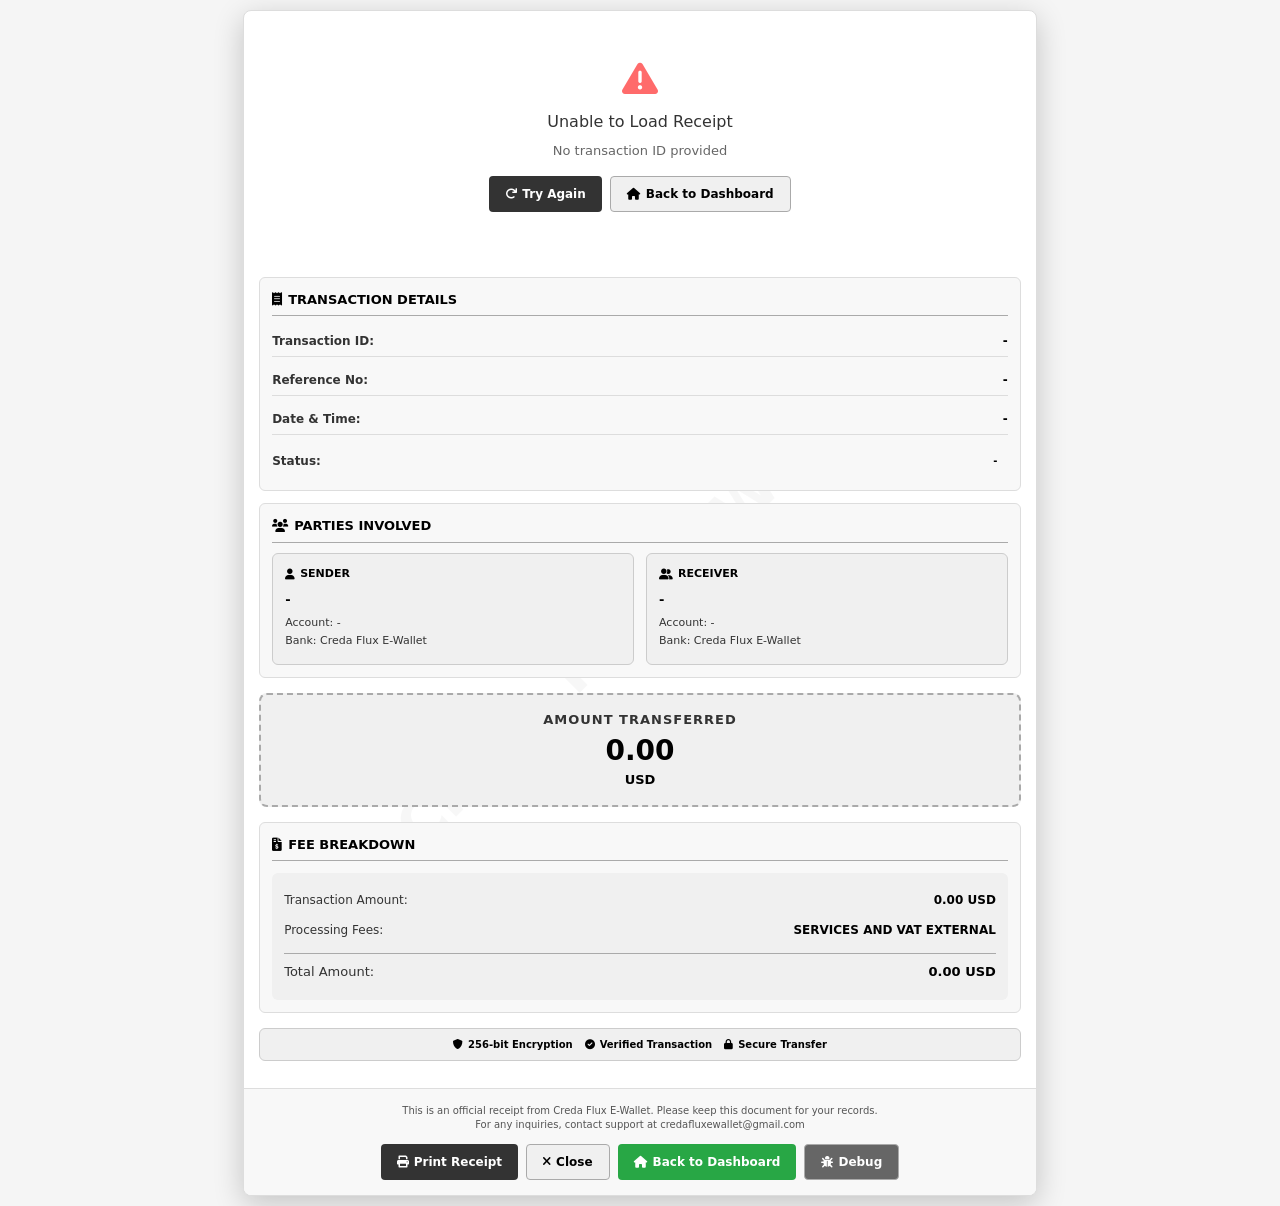
<file: receipt.html>
<!DOCTYPE html>
<html lang="en">
<head>
    <meta charset="UTF-8">
    <meta name="viewport" content="width=device-width, initial-scale=1.0">
    <title>Transaction Receipt - Creda Flux E-Wallet</title>
    <link href="https://cdnjs.cloudflare.com/ajax/libs/bootstrap/5.1.3/css/bootstrap.min.css" rel="stylesheet">
    <link href="https://cdnjs.cloudflare.com/ajax/libs/font-awesome/6.0.0/css/all.min.css" rel="stylesheet">
    <link rel="icon" href="favicon_io/favicon.ico" type="image/x-icon">
    <style>
        /* A4 Page Size and Print Styles */
        @media print {
            @page {
                size: A4;
                margin: 0.3cm;
            }
            
            body {
                margin: 0;
                padding: 0;
                background: white !important;
                -webkit-print-color-adjust: exact;
                print-color-adjust: exact;
                font-size: 12px;
            }
            
            .receipt-container {
                width: 100% !important;
                max-width: 100% !important;
                margin: 0 !important;
                box-shadow: none !important;
                border: none !important;
                border-radius: 0 !important;
                min-height: auto !important;
            }
            
            .actions,
            .previous-receipts,
            .debug-info,
            .watermark {
                display: none !important;
            }
            
            .section {
                margin-bottom: 10px !important;
                padding: 12px !important;
            }
            
            .content {
                padding: 15px !important;
            }
            
            .header {
                padding: 15px 20px !important;
            }
            
            .footer {
                padding: 15px 20px !important;
                margin-top: 10px !important;
            }
            
            .amount-section {
                margin: 15px 0 !important;
                padding: 15px !important;
            }
            
            .security {
                margin-top: 10px !important;
                padding: 8px 10px !important;
            }
        }

        @media screen {
            body {
                background: #f5f5f5;
                font-family: 'Segoe UI', system-ui, sans-serif;
                color: #000000;
                margin: 0;
                padding: 10px;
                min-height: 100vh;
                display: flex;
                justify-content: center;
                align-items: center;
            }
            
            .receipt-container {
                max-width: 21cm;
                min-height: 29.7cm;
                background: #ffffff;
                border-radius: 8px;
                box-shadow: 0 4px 20px rgba(0, 0, 0, 0.15);
                border: 1px solid #ddd;
                overflow: hidden;
                position: relative;
            }
        }

        /* Common Styles for both screen and print */
        .receipt-container {
            width: 21cm;
            min-height: 29.7cm;
            background: #ffffff;
            position: relative;
            margin: 0 auto;
            font-size: 13px;
        }
        
        .watermark {
            position: absolute;
            top: 50%;
            left: 50%;
            transform: translate(-50%, -50%) rotate(-45deg);
            font-size: 60px;
            font-weight: 900;
            color: rgba(0, 0, 0, 0.03);
            white-space: nowrap;
            z-index: 0;
        }
        
        .header {
            background: #f8f8f8;
            padding: 15px 20px;
            text-align: center;
            border-bottom: 2px solid #000;
            position: relative;
        }
        
        .company-info {
            display: flex;
            align-items: center;
            justify-content: center;
            gap: 10px;
            margin-bottom: 8px;
        }
        
        .logo-container {
            width: 50px;
            height: 50px;
            border-radius: 6px;
            background: #f0f0f0;
            display: flex;
            align-items: center;
            justify-content: center;
            overflow: hidden;
            border: 1px solid #ddd;
        }
        
        .logo {
            max-width: 100%;
            max-height: 100%;
        }
        
        .logo-placeholder {
            color: #000;
            font-size: 20px;
        }
        
        .company-name {
            font-size: 18px;
            font-weight: 800;
            color: #000;
            margin: 0;
            letter-spacing: -0.5px;
        }
        
        .tagline {
            color: #555;
            font-size: 12px;
            margin: 3px 0 0 0;
            font-weight: 500;
        }
        
        .receipt-title {
            font-size: 14px;
            font-weight: 700;
            color: #000;
            margin: 12px 0 0 0;
            text-transform: uppercase;
            letter-spacing: 0.5px;
        }
        
        .content {
            padding: 15px;
            position: relative;
            z-index: 1;
        }
        
        .section {
            margin-bottom: 12px;
            padding: 12px;
            background: #f8f8f8;
            border-radius: 6px;
            border: 1px solid #ddd;
        }
        
        .section-title {
            font-size: 13px;
            font-weight: 700;
            color: #000;
            margin-bottom: 10px;
            display: flex;
            align-items: center;
            gap: 6px;
            border-bottom: 1px solid #aaa;
            padding-bottom: 6px;
        }
        
        .info-grid {
            display: grid;
            gap: 8px;
        }
        
        .info-row {
            display: flex;
            justify-content: space-between;
            align-items: center;
            padding: 6px 0;
            border-bottom: 1px solid #ddd;
        }
        
        .info-row:last-child {
            border-bottom: none;
        }
        
        .label {
            font-weight: 600;
            color: #333;
            font-size: 12px;
        }
        
        .value {
            font-weight: 600;
            color: #000;
            font-size: 12px;
            text-align: right;
        }
        
        .parties {
            display: grid;
            grid-template-columns: 1fr 1fr;
            gap: 12px;
        }
        
        .party-card {
            background: #f0f0f0;
            padding: 12px;
            border-radius: 6px;
            border: 1px solid #ccc;
        }
        
        .party-title {
            font-size: 11px;
            font-weight: 700;
            color: #000;
            margin-bottom: 8px;
            text-transform: uppercase;
            display: flex;
            align-items: center;
            gap: 5px;
        }
        
        .party-name {
            font-size: 13px;
            font-weight: 700;
            color: #000;
            margin-bottom: 5px;
        }
        
        .party-detail {
            font-size: 11px;
            color: #333;
            margin-bottom: 2px;
        }
        
        .amount-section {
            text-align: center;
            padding: 15px;
            background: #f0f0f0;
            border-radius: 8px;
            border: 2px dashed #aaa;
            margin: 15px 0;
        }
        
        .amount-label {
            font-size: 13px;
            color: #333;
            text-transform: uppercase;
            letter-spacing: 1px;
            margin-bottom: 8px;
            font-weight: 600;
        }
        
        .amount {
            font-size: 28px;
            font-weight: 900;
            color: #000;
            line-height: 1;
            margin: 5px 0;
        }
        
        .currency {
            font-size: 13px;
            color: #000;
            font-weight: 700;
            margin-top: 5px;
        }
        
        .fee-breakdown {
            background: #f0f0f0;
            padding: 12px;
            border-radius: 6px;
            margin-top: 12px;
        }
        
        .fee-row {
            display: flex;
            justify-content: space-between;
            padding: 6px 0;
            font-size: 12px;
        }
        
        .fee-label {
            color: #333;
            font-weight: 500;
        }
        
        .fee-value {
            font-weight: 600;
            color: #000;
        }
        
        .security {
            display: flex;
            justify-content: center;
            align-items: center;
            gap: 12px;
            padding: 8px 10px;
            background: #f0f0f0;
            border-radius: 6px;
            margin-top: 15px;
            border: 1px solid #ccc;
        }
        
        .security-item {
            display: flex;
            align-items: center;
            gap: 5px;
            font-size: 10px;
            color: #000;
            font-weight: 600;
        }
        
        .footer {
            text-align: center;
            padding: 15px 20px;
            border-top: 1px solid #ddd;
            margin-top: 12px;
            background: #f8f8f8;
        }
        
        .footer-note {
            font-size: 10px;
            color: #555;
            margin-bottom: 8px;
            line-height: 1.4;
        }
        
        .actions {
            display: flex;
            gap: 8px;
            justify-content: center;
            margin-top: 12px;
            flex-wrap: wrap;
        }
        
        .btn {
            padding: 8px 16px;
            border: none;
            border-radius: 4px;
            font-size: 12px;
            font-weight: 600;
            display: inline-flex;
            align-items: center;
            gap: 5px;
            cursor: pointer;
            transition: all 0.3s ease;
            text-decoration: none;
        }
        
        .btn-primary {
            background: #333;
            color: #fff;
        }
        
        .btn-secondary {
            background: #f0f0f0;
            color: #000;
            border: 1px solid #aaa;
        }
        
        .btn-success {
            background: #28a745;
            color: #fff;
        }
        
        .status-badge {
            padding: 4px 10px;
            border-radius: 12px;
            font-size: 10px;
            font-weight: 700;
            text-transform: uppercase;
            letter-spacing: 0.5px;
        }
        
        .status-badge.completed {
            background: #e8f5e8;
            color: #2e7d32;
            border: 1px solid #c8e6c9;
        }
        
        .status-badge.failed {
            background: #ffebee;
            color: #c62828;
            border: 1px solid #ffcdd2;
        }
        
        .status-badge.pending {
            background: #fff3e0;
            color: #ef6c00;
            border: 1px solid #ffe0b2;
        }
        
        .hidden {
            display: none;
        }
        
        /* Loading states */
        .loading {
            text-align: center;
            padding: 50px 20px;
        }
        
        .spinner {
            width: 40px;
            height: 40px;
            border: 3px solid rgba(0, 0, 0, 0.1);
            border-top: 3px solid #000;
            border-radius: 50%;
            animation: spin 1s linear infinite;
            margin: 0 auto 20px;
        }
        
        @keyframes spin {
            0% { transform: rotate(0deg); }
            100% { transform: rotate(360deg); }
        }

        /* Error state */
        .error-state {
            text-align: center;
            padding: 50px 20px;
        }
        
        .error-icon {
            font-size: 36px;
            color: #ff6b6b;
            margin-bottom: 15px;
        }

        /* Remove previous receipts section for A4 fit */
        .previous-receipts {
            display: none;
        }

        /* Debug info - only for screen */
        .debug-info {
            position: fixed;
            top: 10px;
            right: 10px;
            background: rgba(0,0,0,0.8);
            color: white;
            padding: 8px;
            border-radius: 4px;
            font-size: 10px;
            z-index: 1000;
            max-width: 250px;
            display: none;
        }

        /* Print-specific optimizations */
        @media print {
            .btn {
                display: none !important;
            }
        }

        /* Screen-specific adjustments */
        @media screen {
            .receipt-container {
                box-shadow: 0 8px 30px rgba(0, 0, 0, 0.2);
            }
            
            .btn:hover {
                transform: translateY(-1px);
                box-shadow: 0 2px 8px rgba(0, 0, 0, 0.15);
            }
        }
    </style>
</head>
<body>
    <!-- Debug Info Panel (Screen Only) -->
    <div class="debug-info" id="debugInfo"></div>

    <div class="receipt-container">
        <!-- Watermark -->
        <div class="watermark">Creda Flux E-Wallet</div>
        
        <!-- Loading State -->
        <div id="loadingState" class="loading">
            <div class="spinner"></div>
            <p style="font-size: 14px; color: #666;">Loading receipt...</p>
        </div>
        
        <!-- Error State -->
        <div id="errorState" class="hidden error-state">
            <i class="fas fa-exclamation-triangle error-icon"></i>
            <h4 style="color: #333; margin-bottom: 10px; font-size: 16px;">Unable to Load Receipt</h4>
            <p id="errorMessage" style="color: #666; margin-bottom: 15px; font-size: 13px;">Transaction not found</p>
            <div class="actions">
                <button onclick="retryLoading()" class="btn btn-primary">
                    <i class="fas fa-redo"></i> Try Again
                </button>
                <button onclick="goToDashboard()" class="btn btn-secondary">
                    <i class="fas fa-home"></i> Back to Dashboard
                </button>
            </div>
        </div>
        
        <!-- Receipt Content -->
        <div id="receiptContent" class="hidden">
            <!-- Header -->
            <div class="header">
                <div class="company-info">
                    <div class="logo-container">
                        <img src="./image/logo.jpeg" 
                        alt="Creda Flux E-Wallet Logo" class="logo" onerror="this.style.display='none'; this.parentElement.innerHTML='<div class=\"logo-placeholder\"><i class=\"fas fa-wallet\"></i></div>
                    </div>
                    <div>
                        <h1 class="company-name">Creda Flux E-Wallet</h1>
                        <p class="tagline">Secure Digital Banking Solution</p>
                    </div>
                </div>
                <h2 class="receipt-title">TRANSACTION RECEIPT</h2>
            </div>
            
            <!-- Content -->
            <div class="content">
                <!-- Transaction Details -->
                <div class="section">
                    <div class="section-title">
                        <i class="fas fa-receipt"></i>
                        TRANSACTION DETAILS
                    </div>
                    <div class="info-grid">
                        <div class="info-row">
                            <span class="label">Transaction ID:</span>
                            <span class="value" id="transactionId">-</span>
                        </div>
                        <div class="info-row">
                            <span class="label">Reference No:</span>
                            <span class="value" id="referenceNo">-</span>
                        </div>
                        <div class="info-row">
                            <span class="label">Date & Time:</span>
                            <span class="value" id="transactionDate">-</span>
                        </div>
                        <div class="info-row">
                            <span class="label">Status:</span>
                            <span class="status-badge" id="transactionStatus">-</span>
                        </div>
                    </div>
                </div>
                
                <!-- Parties -->
                <div class="section">
                    <div class="section-title">
                        <i class="fas fa-users"></i>
                        PARTIES INVOLVED
                    </div>
                    <div class="parties">
                        <!-- Sender -->
                        <div class="party-card">
                            <div class="party-title">
                                <i class="fas fa-user"></i>
                                SENDER
                            </div>
                            <div class="party-name" id="senderName">-</div>
                            <div class="party-detail" id="senderAccount">Account: -</div>
                            <div class="party-detail" id="senderBank">Bank: Creda Flux E-Wallet</div>
                        </div>
                        
                        <!-- Receiver -->
                        <div class="party-card">
                            <div class="party-title">
                                <i class="fas fa-user-friends"></i>
                                RECEIVER
                            </div>
                            <div class="party-name" id="receivername">-</div>
                            <div class="party-detail" id="receiverAccount">Account: -</div>
                            <div class="party-detail" id="receiverBank">Bank: Creda Flux E-Wallet</div>
                        </div>
                    </div>
                </div>
                
                <!-- Amount -->
                <div class="amount-section">
                    <div class="amount-label">Amount Transferred</div>
                    <div class="amount" id="amount">0.00</div>
                    <div class="currency" id="currency">USD</div>
                </div>
                
                <!-- Fee Breakdown -->
                <div class="section">
                    <div class="section-title">
                        <i class="fas fa-file-invoice-dollar"></i>
                        FEE BREAKDOWN
                    </div>
                    <div class="fee-breakdown">
                        <div class="fee-row">
                            <span class="fee-label">Transaction Amount:</span>
                            <span class="fee-value" id="transactionAmount">0.00 USD</span>
                        </div>
                        <div class="fee-row">
                            <span class="fee-label">Processing Fees:</span>
                            <span class="fee-value" id="externalFees">SERVICES AND VAT EXTERNAL</span>
                        </div>
                        <div class="fee-row" style="border-top: 1px solid #aaa; padding-top: 8px; margin-top: 8px; font-weight: 700; font-size: 13px;">
                            <span class="fee-label">Total Amount:</span>
                            <span class="fee-value" id="totalAmount">0.00 USD</span>
                        </div>
                    </div>
                </div>
                
                <!-- Security -->
                <div class="security">
                    <div class="security-item">
                        <i class="fas fa-shield-alt"></i>
                        <span>256-bit Encryption</span>
                    </div>
                    <div class="security-item">
                        <i class="fas fa-check-circle"></i>
                        <span>Verified Transaction</span>
                    </div>
                    <div class="security-item">
                        <i class="fas fa-lock"></i>
                        <span>Secure Transfer</span>
                    </div>
                </div>
            </div>
            
            <!-- Footer -->
            <div class="footer">
                <p class="footer-note">
                    This is an official receipt from Creda Flux E-Wallet. Please keep this document for your records.<br>
                    For any inquiries, contact support at credafluxewallet@gmail.com
                </p>
                <div class="actions">
                    <button onclick="window.print()" class="btn btn-primary">
                        <i class="fas fa-print"></i>
                        Print Receipt
                    </button>
                    <button onclick="closeReceipt()" class="btn btn-secondary">
                        <i class="fas fa-times"></i>
                        Close
                    </button>
                    <a href="user_dashboard.html" class="btn btn-success">
                        <i class="fas fa-home"></i>
                        Back to Dashboard
                    </a>
                    <button onclick="toggleDebug()" class="btn btn-secondary" style="background: #666; color: white;">
                        <i class="fas fa-bug"></i>
                        Debug
                    </button>
                </div>
            </div>
        </div>
    </div>

    <script>
        const API_BASE_URL = 'https://scbanking.pythonanywhere.com/api';
        let debugMode = false;
        
        // Get transaction ID from URL
        function getTransactionId() {
            const urlParams = new URLSearchParams(window.location.search);
            const id = urlParams.get('id');
            logDebug('Transaction ID from URL:', id);
            return id;
        }
        
        // Format date
        function formatDate(dateString) {
            if (!dateString) return '-';
            try {
                const date = new Date(dateString);
                return date.toLocaleString('en-US', {
                    year: 'numeric',
                    month: '2-digit',
                    day: '2-digit',
                    hour: '2-digit',
                    minute: '2-digit',
                    second: '2-digit'
                });
            } catch (error) {
                logDebug('Date formatting error:', error);
                return dateString || '-';
            }
        }
        
        // Format currency
        function formatCurrency(amount, currency = 'USD') {
            try {
                return new Intl.NumberFormat('en-US', {
                    style: 'currency',
                    currency: currency
                }).format(amount);
            } catch (error) {
                logDebug('Currency formatting error:', error);
                return `${parseFloat(amount).toFixed(2)} ${currency}`;
            }
        }
        
        // Load transaction data
        async function loadTransaction() {
            const transactionId = getTransactionId();
            
            if (!transactionId) {
                showError('No transaction ID provided');
                return;
            }
            
            logDebug('Loading transaction with ID:', transactionId);
            
            try {
                const response = await fetch(`${API_BASE_URL}/transaction_receipt/${transactionId}`, {
                    credentials: 'include',
                    headers: {
                        'Accept': 'application/json',
                        'Content-Type': 'application/json'
                    }
                });
                
                if (response.ok) {
                    const data = await response.json();
                    if (data.success) {
                        displayReceipt(data.receipt || data.transaction || data);
                    } else {
                        showError(data.message || 'Transaction not found');
                    }
                } else {
                    showError('Transaction not found. Please check the transaction ID.');
                }
            } catch (error) {
                console.error('Error:', error);
                logDebug('Network error details:', error);
                showError('Network error. Please check your connection and try again.');
            }
        }
        
        // Display receipt data
        function displayReceipt(transaction) {
            logDebug('Displaying receipt for transaction:', transaction);
            
            if (!transaction) {
                showError('No transaction data received');
                return;
            }
            
            // Safely set text content with null checks
            const safeSetText = (elementId, text) => {
                const element = document.getElementById(elementId);
                if (element) {
                    element.textContent = text || '-';
                }
            };
            
            // Try multiple possible fields for transaction ID
            const transactionId = transaction.transaction_id || transaction.id || transaction.transactionId || 'N/A';
            safeSetText('transactionId', transactionId);
            
            // Try multiple possible fields for reference number
            const referenceNo = transaction.reference_number || transaction.reference_no || transaction.reference || `TRW-${transactionId}`;
            safeSetText('referenceNo', referenceNo);
            
            // Try multiple possible fields for date
            const transactionDate = transaction.created_at || transaction.date || transaction.timestamp || transaction.created_date;
            safeSetText('transactionDate', formatDate(transactionDate));
            
            // Set status with appropriate styling
            const statusElement = document.getElementById('transactionStatus');
            if (statusElement) {
                const status = transaction.status || 'Pending';
                safeSetText('transactionStatus', status);
                statusElement.className = 'status-badge';
                
                // Apply appropriate status class
                if (status.toLowerCase() === 'completed' || status.toLowerCase() === 'success' || status.toLowerCase() === 'successful') {
                    statusElement.classList.add('completed');
                } else if (status.toLowerCase() === 'failed' || status.toLowerCase() === 'error' || status.toLowerCase() === 'rejected') {
                    statusElement.classList.add('failed');
                } else if (status.toLowerCase() === 'pending' || status.toLowerCase() === 'processing') {
                    statusElement.classList.add('pending');
                } else {
                    statusElement.classList.add('pending'); // Default to pending
                }
            }
            
            // Sender information - try multiple field names
            const senderName = transaction.sender_name || transaction.sender?.name || transaction.sender_name || transaction.from_name || 'Unknown';
            const senderAccount = transaction.sender_account || transaction.sender?.account_number || transaction.sender_account_number || transaction.from_account || 'N/A';
            
            safeSetText('senderName', senderName);
            safeSetText('senderAccount', `Account: ${senderAccount}`);
            
            // Receiver information - try multiple field names
            const receiverName = transaction.receiver_name || transaction.receiver?.name || transaction.recipient_name || transaction.to_name || 'Unknown';
            const receiverAccount = transaction.receiver_account || transaction.receiver?.account_number || transaction.recipient_account || transaction.to_account || 'N/A';
            
            safeSetText('receivername', receiverName);
            safeSetText('receiverAccount', `Account: ${receiverAccount}`);
            
            const amount = parseFloat(transaction.amount || transaction.transaction_amount || 0);
            const currency = transaction.currency || 'USD';
            safeSetText('amount', amount.toFixed(2));
            safeSetText('currency', currency);
            
            // Display fees
            safeSetText('transactionAmount', formatCurrency(amount, currency));
            safeSetText('externalFees', 'SERVICES AND VAT EXTERNAL');
            safeSetText('totalAmount', formatCurrency(amount, currency));
            
            // Show receipt content
            document.getElementById('loadingState').classList.add('hidden');
            document.getElementById('receiptContent').classList.remove('hidden');
            
            logDebug('Receipt displayed successfully');
            
            // Auto-print if specified in URL
            const urlParams = new URLSearchParams(window.location.search);
            if (urlParams.get('print') === 'true') {
                setTimeout(() => {
                    window.print();
                }, 1000);
            }
        }
        
        // Show error
        function showError(message) {
            console.error('Error loading receipt:', message);
            logDebug('Error occurred:', message);
            document.getElementById('loadingState').classList.add('hidden');
            document.getElementById('errorState').classList.remove('hidden');
            document.getElementById('errorMessage').textContent = message;
        }
        
        // Close receipt
        function closeReceipt() {
            if (window.history.length > 1) {
                window.history.back();
            } else {
                window.close();
            }
        }
        
        // Retry loading
        function retryLoading() {
            document.getElementById('errorState').classList.add('hidden');
            document.getElementById('loadingState').classList.remove('hidden');
            loadTransaction();
        }
        
        // Go to dashboard
        function goToDashboard() {
            window.location.href = 'user_dashboard.html';
        }
        
        // Debug functions
        function logDebug(...args) {
            if (debugMode) {
                console.log('[Receipt Debug]', ...args);
                const debugInfo = document.getElementById('debugInfo');
                const message = args.map(arg => 
                    typeof arg === 'object' ? JSON.stringify(arg, null, 2) : String(arg)
                ).join(' ');
                debugInfo.innerHTML += `<div>${new Date().toLocaleTimeString()}: ${message}</div>`;
                debugInfo.scrollTop = debugInfo.scrollHeight;
            }
        }
        
        function toggleDebug() {
            debugMode = !debugMode;
            const debugInfo = document.getElementById('debugInfo');
            debugInfo.style.display = debugMode ? 'block' : 'none';
            logDebug('Debug mode:', debugMode ? 'enabled' : 'disabled');
        }
       
        // Initialize
        document.addEventListener('DOMContentLoaded', function() {
            console.log('Receipt page loaded - A4 Optimized');
            logDebug('Page initialized - A4 Format');
            
            loadTransaction();
        });

        // Add print event listener for better print experience
        window.addEventListener('beforeprint', function() {
            console.log('Preparing for print...');
            document.body.classList.add('printing');
        });

        window.addEventListener('afterprint', function() {
            console.log('Print completed');
            document.body.classList.remove('printing');
        });
    </script>
</body>  
</html>
</file>
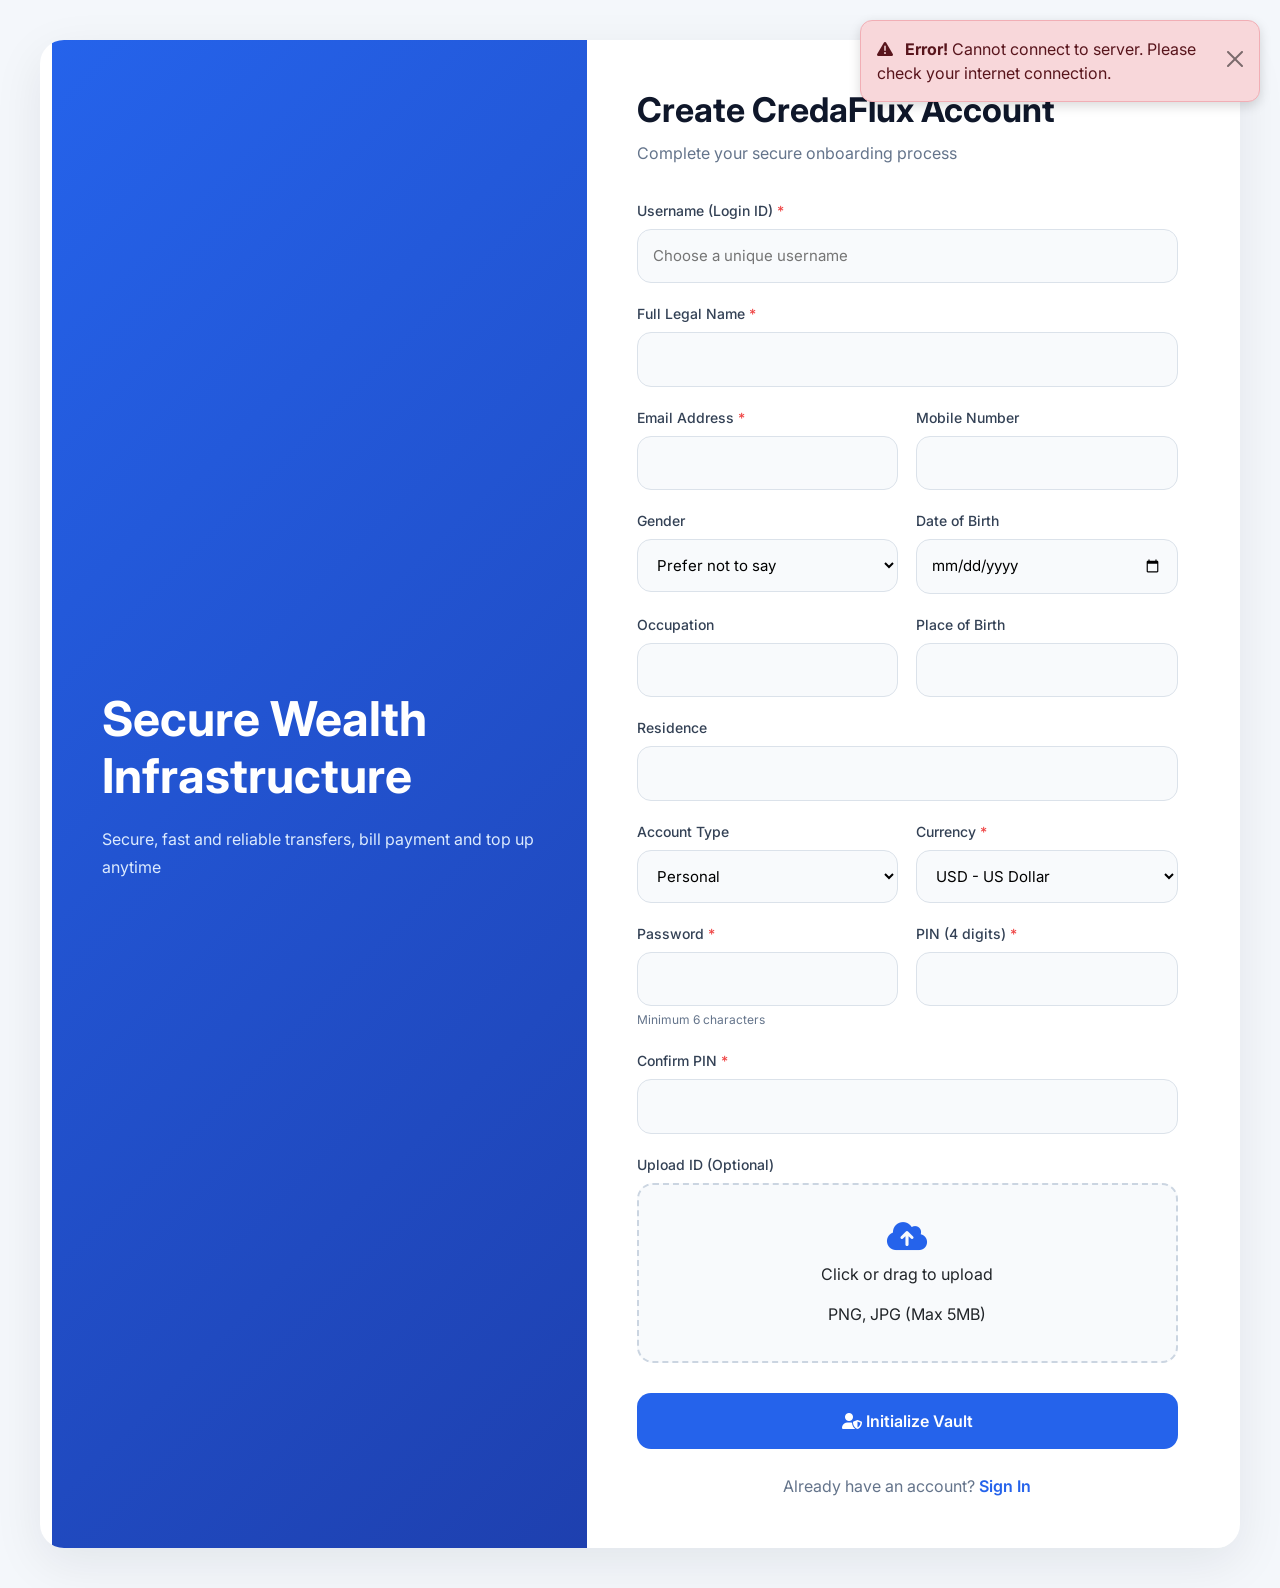
<file: register.html>
<!DOCTYPE html>
<html lang="en">
<head>
<meta charset="UTF-8">
<meta name="viewport" content="width=device-width, initial-scale=1.0">
<title>CredaFlux Register</title>

<link href="https://cdnjs.cloudflare.com/ajax/libs/bootstrap/5.1.3/css/bootstrap.min.css" rel="stylesheet">
<link href="https://cdnjs.cloudflare.com/ajax/libs/font-awesome/6.0.0/css/all.min.css" rel="stylesheet">
<link href="https://fonts.googleapis.com/css2?family=Inter:wght@400;500;600;700&display=swap" rel="stylesheet">

<style>
*{
    margin:0;
    padding:0;
    box-sizing:border-box;
    font-family:'Inter',sans-serif;
}

body{
    background:#f4f7fb;
    min-height:100vh;
    display:flex;
    justify-content:center;
    align-items:center;
    padding:40px 20px;
}

.container{
    width:100%;
    max-width:1200px;
    background:#ffffff;
    border-radius:24px;
    overflow:hidden;
    display:grid;
    grid-template-columns:1fr 1.2fr;
    box-shadow:0 15px 50px rgba(15,23,42,0.08);
}

.left-panel{
    background:linear-gradient(135deg,#2563eb,#1e40af);
    padding:70px 50px;
    color:white;
    display:flex;
    align-items:center;
}

.left-panel h1{
    font-size:48px;
    line-height:1.2;
    margin-bottom:20px;
    font-weight:700;
}

.left-panel p{
    color:#dbeafe;
    line-height:1.8;
    font-size:16px;
}

.right-panel{
    padding:50px;
    background:white;
}

.right-panel h2{
    color:#0f172a;
    font-size:34px;
    margin-bottom:10px;
    font-weight:700;
}

.subtitle{
    color:#64748b;
    margin-bottom:35px;
}

.form-group{
    margin-bottom:20px;
}

label{
    display:block;
    color:#334155;
    margin-bottom:8px;
    font-size:14px;
    font-weight:500;
}

label .required{
    color:#ef4444;
    margin-left:4px;
}

input,select{
    width:100%;
    padding:15px;
    border:1px solid #dbe2ea;
    border-radius:14px;
    background:#f8fafc;
    outline:none;
    font-size:15px;
    transition:all 0.3s ease;
}

input:focus,select:focus{
    border-color:#2563eb;
    background:white;
    box-shadow:0 0 0 3px rgba(37,99,235,0.1);
}

input.error, select.error{
    border-color:#ef4444;
    background:#fef2f2;
}

.error-message{
    color:#ef4444;
    font-size:12px;
    margin-top:5px;
    display:none;
}

.grid{
    display:grid;
    grid-template-columns:1fr 1fr;
    gap:18px;
}

.upload-box{
    border:2px dashed #cbd5e1;
    border-radius:16px;
    padding:35px;
    text-align:center;
    position:relative;
    background:#f8fafc;
    transition:all 0.3s ease;
}

.upload-box:hover{
    border-color:#2563eb;
    background:#eff6ff;
}

.upload-box input{
    position:absolute;
    inset:0;
    opacity:0;
    cursor:pointer;
}

button{
    width:100%;
    padding:16px;
    border:none;
    border-radius:14px;
    background:#2563eb;
    color:white;
    font-size:16px;
    font-weight:600;
    cursor:pointer;
    margin-top:10px;
    transition:all 0.3s ease;
}

button:hover{
    background:#1d4ed8;
    transform:translateY(-2px);
}

button:disabled{
    background:#94a3b8;
    cursor:not-allowed;
    transform:none;
}

.bottom-text{
    text-align:center;
    margin-top:25px;
    color:#64748b;
}

.bottom-text a{
    color:#2563eb;
    text-decoration:none;
    font-weight:600;
}

.bottom-text a:hover{
    text-decoration:underline;
}

.flash-container{
    position:fixed;
    top:20px;
    right:20px;
    z-index:1000;
    max-width:400px;
}

.alert{
    border-radius:12px;
    box-shadow:0 4px 12px rgba(0,0,0,0.15);
    animation:slideIn 0.3s ease;
}

@keyframes slideIn{
    from{
        transform:translateX(100%);
        opacity:0;
    }
    to{
        transform:translateX(0);
        opacity:1;
    }
}

@media(max-width:900px){
    .container{grid-template-columns:1fr;}
    .left-panel{display:none;}
    .grid{grid-template-columns:1fr;}
    .flash-container{left:20px;right:20px;max-width:none;}
}
</style>
</head>

<body>

<div class="flash-container" id="flashContainer"></div>

<div class="container">

<div class="left-panel">
    <div>
        <h1>Secure Wealth Infrastructure</h1>
        <p>Secure, fast and reliable transfers, bill payment and top up anytime</p>
    </div>
</div>

<div class="right-panel">

<h2>Create CredaFlux Account</h2>
<p class="subtitle">Complete your secure onboarding process</p>

<form id="registerForm">
    <!-- USERNAME FIELD -->
    <div class="form-group">
        <label>Username (Login ID)<span class="required">*</span></label>
        <input type="text" name="username" required placeholder="Choose a unique username">
        <div class="error-message" id="usernameError"></div>
    </div>

    <div class="form-group">
        <label>Full Legal Name<span class="required">*</span></label>
        <input type="text" name="fullLegalName" required>
        <div class="error-message" id="nameError"></div>
    </div>

    <div class="grid">
        <div class="form-group">
            <label>Email Address<span class="required">*</span></label>
            <input type="email" name="email" required>
            <div class="error-message" id="emailError"></div>
        </div>

        <div class="form-group">
            <label>Mobile Number</label>
            <input type="tel" name="mobileNumber">
        </div>
    </div>

    <div class="grid">
        <div class="form-group">
            <label>Gender</label>
            <select name="legalGender">
                <option>Prefer not to say</option>
                <option>Male</option>
                <option>Female</option>
                <option>Other</option>
            </select>
        </div>

        <div class="form-group">
            <label>Date of Birth</label>
            <input type="date" name="dateOfBirth">
        </div>
    </div>

    <div class="grid">
        <div class="form-group">
            <label>Occupation</label>
            <input type="text" name="primaryOccupation">
        </div>

        <div class="form-group">
            <label>Place of Birth</label>
            <input type="text" name="placeOfBirth">
        </div>
    </div>

    <div class="form-group">
        <label>Residence</label>
        <input type="text" name="currentResidence">
    </div>

    <div class="grid">
        <div class="form-group">
            <label>Account Type</label>
            <select name="portfolioType">
                <option>Personal</option>
                <option>Business</option>
            </select>
        </div>

        <div class="form-group">
            <label>Currency<span class="required">*</span></label>
            <select name="baseCurrency" required>
                <option value="USD">USD - US Dollar</option>
                <option value="HUF">HUF - Hungarian Forint</option>
                <option value="EUR">EUR - Euro</option>
                <option value="GBP">GBP - British Pound</option>
            </select>
        </div>
    </div>

    <div class="grid">
        <div class="form-group">
            <label>Password<span class="required">*</span></label>
            <input type="password" name="masterPassword" required>
            <div class="error-message" id="passwordError"></div>
            <small style="color:#64748b;font-size:12px;">Minimum 6 characters</small>
        </div>

        <div class="form-group">
            <label>PIN (4 digits)<span class="required">*</span></label>
            <input type="password" name="appPin" maxlength="4" required pattern="\d{4}">
            <div class="error-message" id="pinError"></div>
        </div>
    </div>

    <div class="form-group">
        <label>Confirm PIN<span class="required">*</span></label>
        <input type="password" name="confirmPin" maxlength="4" required>
        <div class="error-message" id="confirmPinError"></div>
    </div>

    <div class="form-group">
        <label>Upload ID (Optional)</label>
        <div class="upload-box">
            <input type="file" name="governmentId" accept="image/*">
            <i class="fas fa-cloud-upload-alt" style="font-size:32px;color:#2563eb;margin-bottom:10px;"></i>
            <p>Click or drag to upload</p>
            <span>PNG, JPG (Max 5MB)</span>
        </div>
    </div>

    <button type="submit" id="submitBtn">
        <i class="fas fa-user-shield"></i> Initialize Vault
    </button>

    <div class="bottom-text">
        Already have an account? <a href="login.html">Sign In</a>
    </div>

</form>

</div>
</div>

<script>
// API Configuration
const API_BASE_URL = "https://scbanking.pythonanywhere.com/api";

// Get form elements
const registerForm = document.getElementById("registerForm");
const btn = document.getElementById("submitBtn");

// Show flash message
function showFlashMessage(message, type = 'success') {
    const flashContainer = document.getElementById('flashContainer');
    const alertClass = type === 'error' ? 'alert-danger' : 'alert-success';
    const iconClass = type === 'error' ? 'fa-exclamation-triangle' : 'fa-check-circle';
    
    const alertDiv = document.createElement('div');
    alertDiv.className = `alert ${alertClass} alert-dismissible fade show`;
    alertDiv.innerHTML = `
        <i class="fas ${iconClass} me-2"></i>
        <strong>${type === 'error' ? 'Error!' : 'Success!'}</strong> ${message}
        <button type="button" class="btn-close" data-bs-dismiss="alert" aria-label="Close"></button>
    `;
    
    flashContainer.appendChild(alertDiv);
    
    // Auto remove after 5 seconds
    setTimeout(() => {
        if (alertDiv.parentElement) {
            alertDiv.remove();
        }
    }, 5000);
}

// Clear all error messages
function clearErrors() {
    document.querySelectorAll('.error-message').forEach(el => {
        el.style.display = 'none';
        el.textContent = '';
    });
    document.querySelectorAll('input, select').forEach(el => {
        el.classList.remove('error');
    });
}

// Show field error
function showFieldError(fieldName, message) {
    const errorElement = document.getElementById(fieldName + 'Error');
    const inputElement = document.querySelector(`[name="${fieldName}"]`);
    if (errorElement) {
        errorElement.textContent = message;
        errorElement.style.display = 'block';
    }
    if (inputElement) {
        inputElement.classList.add('error');
    }
}

// Validate form fields
function validateForm(data) {
    let isValid = true;
    clearErrors();
    
    // Validate username
    if (!data.username || data.username.length < 3) {
        showFieldError('username', 'Username must be at least 3 characters');
        isValid = false;
    }
    
    // Validate name
    if (!data.fullLegalName || data.fullLegalName.length < 2) {
        showFieldError('name', 'Please enter your full name');
        isValid = false;
    }
    
    // Validate email
    const emailRegex = /^[^\s@]+@[^\s@]+\.[^\s@]+$/;
    if (!data.email || !emailRegex.test(data.email)) {
        showFieldError('email', 'Please enter a valid email address');
        isValid = false;
    }
    
    // Validate password
    if (!data.masterPassword || data.masterPassword.length < 6) {
        showFieldError('password', 'Password must be at least 6 characters');
        isValid = false;
    }
    
    // Validate PIN
    if (!data.appPin || !/^\d{4}$/.test(data.appPin)) {
        showFieldError('pin', 'PIN must be exactly 4 digits');
        isValid = false;
    }
    
    // Validate PIN match
    if (data.appPin !== data.confirmPin) {
        showFieldError('confirmPin', 'PINs do not match');
        isValid = false;
    }
    
    return isValid;
}

// Test backend connection
async function testBackendConnection() {
    try {
        console.log('🧪 Testing backend connection...');
        const response = await fetch(`${API_BASE_URL}/test`, {
            method: 'GET',
            mode: 'cors',
            credentials: 'include'
        });
        const data = await response.json();
        console.log('✅ Backend connection test:', data);
        return true;
    } catch (error) {
        console.error('❌ Backend connection test failed:', error);
        showFlashMessage('Cannot connect to server. Please check your internet connection.', 'error');
        return false;
    }
}

// Register form submission
registerForm.addEventListener("submit", async (e) => {
    e.preventDefault();
    
    // Get form data
    const formData = {
        username: document.querySelector('input[name="username"]').value.trim(),
        fullLegalName: document.querySelector('input[name="fullLegalName"]').value.trim(),
        email: document.querySelector('input[name="email"]').value.trim(),
        mobileNumber: document.querySelector('input[name="mobileNumber"]').value.trim(),
        masterPassword: document.querySelector('input[name="masterPassword"]').value,
        appPin: document.querySelector('input[name="appPin"]').value,
        confirmPin: document.querySelector('input[name="confirmPin"]').value,
        baseCurrency: document.querySelector('select[name="baseCurrency"]').value,
        legalGender: document.querySelector('select[name="legalGender"]').value,
        dateOfBirth: document.querySelector('input[name="dateOfBirth"]').value,
        primaryOccupation: document.querySelector('input[name="primaryOccupation"]').value,
        placeOfBirth: document.querySelector('input[name="placeOfBirth"]').value,
        currentResidence: document.querySelector('input[name="currentResidence"]').value,
        portfolioType: document.querySelector('select[name="portfolioType"]').value
    };
    
    // Validate form
    if (!validateForm(formData)) {
        return;
    }
    
    // Disable button and show loading
    btn.disabled = true;
    btn.innerHTML = '<i class="fas fa-spinner fa-spin"></i> Creating Account...';
    
    try {
        console.log("📤 Sending registration data:", {
            username: formData.username,
            email: formData.email,
            currency: formData.baseCurrency
        });
        
        const response = await fetch(`${API_BASE_URL}/register`, {
            method: "POST",
            headers: {
                "Content-Type": "application/json",
                "Accept": "application/json"
            },
            body: JSON.stringify(formData),
            credentials: "include"
        });
        
        const data = await response.json();
        console.log("📥 Registration response:", data);
        
        if (data.success) {
            showFlashMessage(
                `Account created successfully! Account Number: ${data.account_number}. Redirecting to login...`,
                'success'
            );
            
            // Store account number temporarily
            sessionStorage.setItem('newAccountNumber', data.account_number);
            
            // Redirect after 2 seconds
            setTimeout(() => {
                window.location.href = "login.html";
            }, 2000);
        } else {
            showFlashMessage(data.message || "Registration failed. Please try again.", 'error');
            btn.disabled = false;
            btn.innerHTML = '<i class="fas fa-user-shield"></i> Initialize Vault';
        }
        
    } catch (err) {
        console.error("❌ Registration error:", err);
        showFlashMessage("Server error. Please try again later.\n\nError: " + err.message, 'error');
        btn.disabled = false;
        btn.innerHTML = '<i class="fas fa-user-shield"></i> Initialize Vault';
    }
});

// Real-time validation
document.querySelector('input[name="appPin"]').addEventListener('input', function(e) {
    this.value = this.value.replace(/[^0-9]/g, '').slice(0, 4);
});

document.querySelector('input[name="confirmPin"]').addEventListener('input', function(e) {
    this.value = this.value.replace(/[^0-9]/g, '').slice(0, 4);
});

document.querySelector('input[name="masterPassword"]').addEventListener('input', function(e) {
    const password = this.value;
    const passwordError = document.getElementById('passwordError');
    if (password.length > 0 && password.length < 6) {
        passwordError.textContent = 'Password must be at least 6 characters';
        passwordError.style.display = 'block';
        this.classList.add('error');
    } else {
        passwordError.style.display = 'none';
        this.classList.remove('error');
    }
});

// Initialize on page load
document.addEventListener('DOMContentLoaded', async function() {
    console.log('🚀 Registration page initialized');
    console.log('🔗 API Base URL:', API_BASE_URL);
    
    // Test backend connection
    await testBackendConnection();
    
    // Check if user came from logout
    const urlParams = new URLSearchParams(window.location.search);
    if (urlParams.get('registered') === 'true') {
        showFlashMessage('Registration successful! Please login with your credentials.', 'success');
    }
});

// Add Bootstrap JS for alerts
const bootstrapScript = document.createElement('script');
bootstrapScript.src = "https://cdnjs.cloudflare.com/ajax/libs/bootstrap/5.1.3/js/bootstrap.bundle.min.js";
document.head.appendChild(bootstrapScript);
</script>

</body>
</html>
</file>
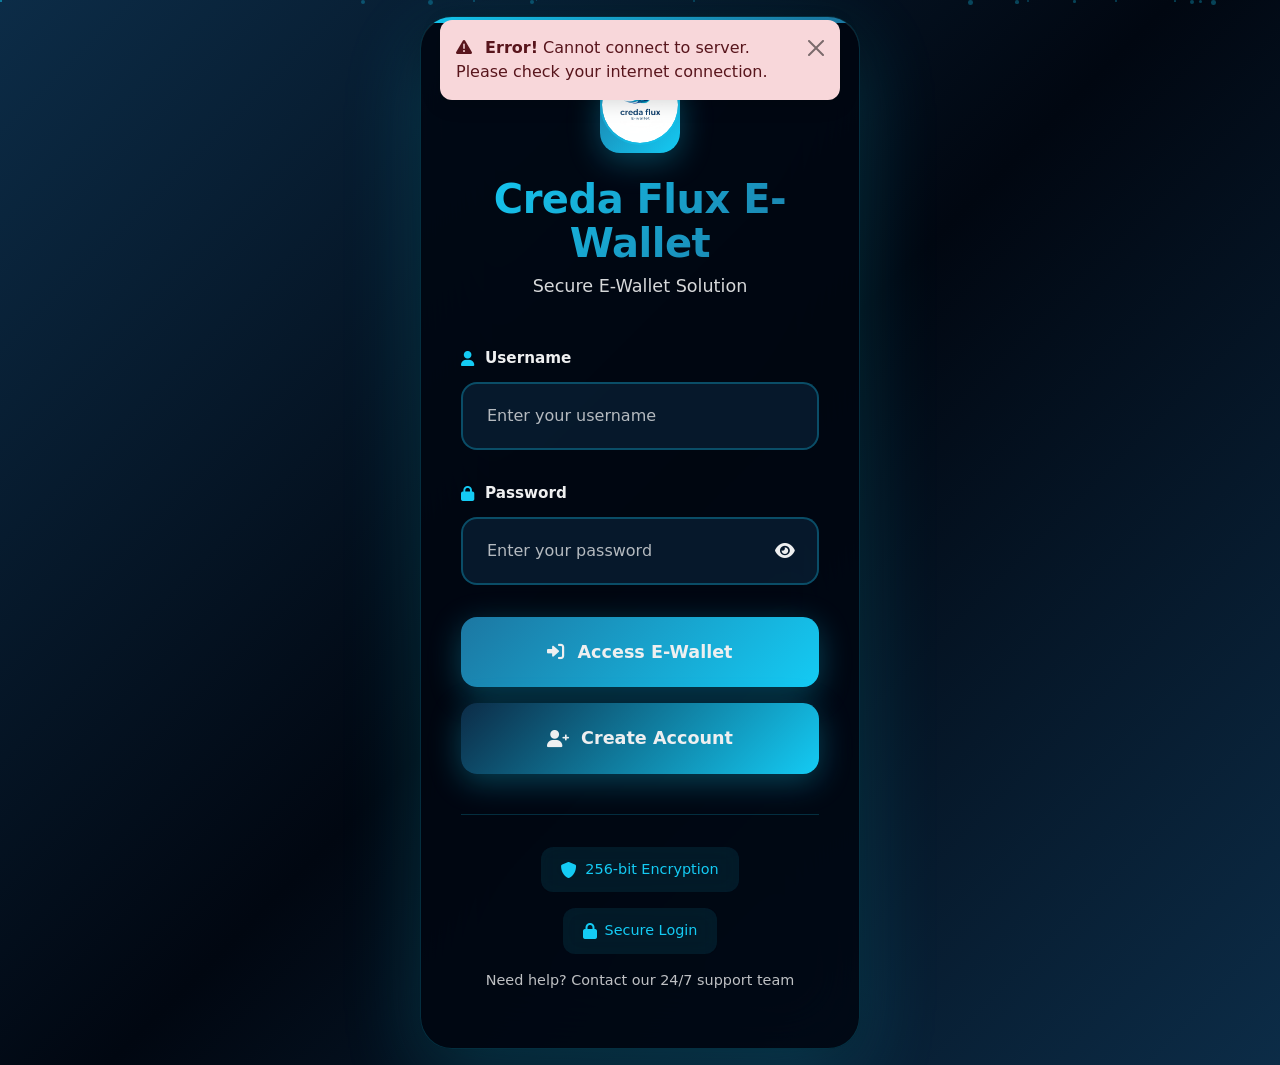
<file: user_dashboard.html>
<!DOCTYPE html>
<html lang="en">
<head>
    <meta charset="UTF-8">
    <meta name="viewport" content="width=device-width, initial-scale=1.0">
    <title>Dashboard - Creda Flux E-Wallet</title>
    <link href="https://cdnjs.cloudflare.com/ajax/libs/bootstrap/5.1.3/css/bootstrap.min.css" rel="stylesheet">
    <link href="https://cdnjs.cloudflare.com/ajax/libs/font-awesome/6.0.0/css/all.min.css" rel="stylesheet">
    <style>
        :root {
            --dark-bg: #010711;
            --primary-color: #1c77a2;
            --secondary-color: #0c2c47;
            --accent-color: #14cbf4;
            --light-color: #eeeff0;
            --gradient-primary: linear-gradient(135deg, var(--primary-color), var(--accent-color));
        }

        body {
            background: linear-gradient(135deg, var(--secondary-color) 0%, var(--dark-bg) 100%);
            font-family: 'Inter', 'Segoe UI', system-ui, sans-serif;
            color: var(--light-color);
            margin: 0;
            padding-bottom: 80px;
        }

        /* Dashboard Header */
        .dashboard-header {
            background: rgba(1, 7, 17, 0.95);
            padding: 1rem 0;
            box-shadow: 0 4px 20px rgba(20, 203, 244, 0.15);
            border-bottom: 1px solid rgba(20, 203, 244, 0.2);
            position: sticky;
            top: 0;
            z-index: 100;
            backdrop-filter: blur(10px);
        }

        .brand-container {
            display: flex;
            align-items: center;
            gap: 1rem;
        }

        .logo {
            width: 50px;
            height: 50px;
            background: rgba(20, 203, 244, 0.2);
            border-radius: 12px;
            display: flex;
            align-items: center;
            justify-content: center;
            border: 1px solid rgba(20, 203, 244, 0.3);
        }

        .logo i {
            color: var(--accent-color);
            font-size: 1.5rem;
        }

        .brand-text h1 {
            color: var(--light-color);
            font-size: 1.5rem;
            font-weight: 700;
            margin: 0;
            background: linear-gradient(135deg, var(--accent-color), var(--light-color));
            -webkit-background-clip: text;
            -webkit-text-fill-color: transparent;
        }

        .brand-text p {
            color: rgba(238, 239, 240, 0.8);
            font-size: 0.85rem;
            margin: 0;
        }

        .user-menu {
            display: flex;
            align-items: center;
            gap: 1rem;
            justify-content: flex-end;
        }

        .user-welcome {
            background: rgba(20, 203, 244, 0.1);
            padding: 0.5rem 1rem;
            border-radius: 12px;
            border: 1px solid rgba(20, 203, 244, 0.2);
        }

        .user-welcome i {
            color: var(--accent-color);
            margin-right: 0.5rem;
        }

        .user-name {
            font-weight: 600;
            color: var(--accent-color);
        }

        .logout-btn {
            background: rgba(20, 203, 244, 0.1);
            border: 1px solid rgba(20, 203, 244, 0.3);
            color: var(--light-color);
            padding: 0.5rem 1rem;
            border-radius: 12px;
            text-decoration: none;
            transition: all 0.3s ease;
            cursor: pointer;
        }

        .logout-btn:hover {
            background: rgba(20, 203, 244, 0.3);
            transform: translateY(-2px);
        }

        /* Notification Banner */
        .notification-banner {
            background: linear-gradient(135deg, rgba(20, 203, 244, 0.15), rgba(28, 119, 162, 0.1));
            border-left: 4px solid var(--accent-color);
            padding: 0.75rem 1rem;
            margin-bottom: 1rem;
            border-radius: 12px;
            display: flex;
            align-items: center;
            gap: 1rem;
            animation: slideDown 0.5s ease;
        }

        @keyframes slideDown {
            from {
                opacity: 0;
                transform: translateY(-20px);
            }
            to {
                opacity: 1;
                transform: translateY(0);
            }
        }

        .notification-icon {
            width: 40px;
            height: 40px;
            background: rgba(20, 203, 244, 0.2);
            border-radius: 50%;
            display: flex;
            align-items: center;
            justify-content: center;
        }

        .notification-icon i {
            color: var(--accent-color);
            font-size: 1.2rem;
        }

        .notification-content {
            flex: 1;
        }

        .notification-title {
            font-weight: 700;
            font-size: 0.9rem;
            margin-bottom: 0.25rem;
        }

        .notification-message {
            font-size: 0.8rem;
            opacity: 0.8;
        }

        .notification-close {
            cursor: pointer;
            opacity: 0.6;
            transition: opacity 0.3s ease;
        }

        .notification-close:hover {
            opacity: 1;
        }

        /* Advertisement Cards */
        .ad-card {
            background: linear-gradient(135deg, rgba(1, 7, 17, 0.9), rgba(12, 44, 71, 0.8));
            border-radius: 20px;
            padding: 1rem;
            margin-bottom: 1rem;
            border: 1px solid rgba(20, 203, 244, 0.2);
            transition: all 0.3s ease;
            cursor: pointer;
        }

        .ad-card:hover {
            transform: translateY(-3px);
            border-color: var(--accent-color);
            box-shadow: 0 8px 25px rgba(20, 203, 244, 0.15);
        }

        .ad-title {
            font-weight: 700;
            color: var(--accent-color);
            margin-bottom: 0.5rem;
        }

        .ad-description {
            font-size: 0.85rem;
            opacity: 0.8;
        }

        .ad-offer {
            font-size: 0.8rem;
            color: #f59e0b;
            margin-top: 0.5rem;
        }

        /* Main Content */
        .dashboard-content {
            padding: 2rem 0;
        }

        /* Balance Card */
        .balance-card {
            background: rgba(1, 7, 17, 0.8);
            border-radius: 24px;
            padding: 2rem;
            border: 1px solid rgba(20, 203, 244, 0.2);
            backdrop-filter: blur(10px);
            margin-bottom: 2rem;
        }

        .balance-label {
            font-size: 0.9rem;
            opacity: 0.8;
            margin-bottom: 0.5rem;
        }

        .balance-amount {
            font-size: 3rem;
            font-weight: 800;
            background: var(--gradient-primary);
            -webkit-background-clip: text;
            -webkit-text-fill-color: transparent;
            line-height: 1;
        }

        .transfer-btn {
            background: var(--gradient-primary);
            border: none;
            border-radius: 16px;
            padding: 1rem 2rem;
            color: white;
            font-weight: 600;
            transition: all 0.3s ease;
        }

        .transfer-btn:hover {
            transform: translateY(-2px);
            box-shadow: 0 8px 25px rgba(20, 203, 244, 0.3);
        }

        /* Account Details Card */
        .account-details-card {
            background: rgba(1, 7, 17, 0.8);
            border-radius: 20px;
            padding: 1.5rem;
            border: 1px solid rgba(20, 203, 244, 0.2);
            height: 100%;
            text-align: center;
        }

        .account-number {
            font-size: 1rem;
            font-weight: 700;
            color: var(--accent-color);
            word-break: break-all;
            background: rgba(20, 203, 244, 0.1);
            padding: 0.5rem;
            border-radius: 8px;
            margin-top: 0.5rem;
        }

        .currency-badge {
            background: var(--gradient-primary);
            padding: 0.5rem 1rem;
            border-radius: 12px;
            display: inline-block;
            margin-top: 1rem;
        }

        /* Transactions Section */
        .transactions-section {
            background: rgba(1, 7, 17, 0.8);
            border-radius: 24px;
            border: 1px solid rgba(20, 203, 244, 0.2);
            overflow: hidden;
        }

        .section-header {
            background: rgba(20, 203, 244, 0.1);
            padding: 1.5rem 2rem;
            border-bottom: 1px solid rgba(20, 203, 244, 0.2);
        }

        .section-title {
            font-size: 1.3rem;
            font-weight: 700;
            margin: 0;
        }

        .transaction-item {
            padding: 1.5rem 2rem;
            border-bottom: 1px solid rgba(20, 203, 244, 0.1);
            display: flex;
            justify-content: space-between;
            align-items: center;
            transition: all 0.3s ease;
            flex-wrap: wrap;
            gap: 1rem;
        }

        .transaction-item:hover {
            background: rgba(20, 203, 244, 0.05);
        }

        .transaction-info {
            flex: 1;
        }

        .transaction-type {
            font-weight: 600;
            margin-bottom: 0.25rem;
        }

        .transaction-date {
            font-size: 0.85rem;
            opacity: 0.7;
        }

        .transaction-details {
            display: flex;
            align-items: center;
            gap: 1rem;
            flex-wrap: wrap;
        }

        .transaction-amount {
            font-size: 1.2rem;
            font-weight: 700;
        }

        .amount-sent {
            color: #ef4444;
        }

        .amount-received {
            color: var(--accent-color);
        }

        .status-badge {
            padding: 0.25rem 0.75rem;
            border-radius: 8px;
            font-size: 0.75rem;
            font-weight: 600;
        }

        .status-completed {
            background: rgba(20, 203, 244, 0.1);
            color: var(--accent-color);
        }

        .status-pending {
            background: rgba(245, 158, 11, 0.1);
            color: #f59e0b;
        }

        .receipt-btn {
            background: rgba(20, 203, 244, 0.1);
            border: 1px solid rgba(20, 203, 244, 0.3);
            padding: 0.5rem 1rem;
            border-radius: 8px;
            font-size: 0.8rem;
            cursor: pointer;
            transition: all 0.3s ease;
            color: var(--light-color);
        }

        .receipt-btn:hover {
            background: rgba(20, 203, 244, 0.2);
            transform: translateY(-1px);
        }

        .no-transactions {
            text-align: center;
            padding: 3rem;
            opacity: 0.7;
        }

        /* Footer Navigation */
        .footer {
            position: fixed;
            bottom: 0;
            left: 0;
            right: 0;
            background: rgba(1, 7, 17, 0.95);
            border-top: 1px solid rgba(20, 203, 244, 0.2);
            padding: 0.75rem 0;
            backdrop-filter: blur(10px);
            z-index: 100;
        }

        .footer-nav {
            display: flex;
            justify-content: space-around;
            max-width: 500px;
            margin: 0 auto;
        }

        .nav-item {
            display: flex;
            flex-direction: column;
            align-items: center;
            text-decoration: none;
            padding: 0.5rem 1rem;
            border-radius: 12px;
            transition: all 0.3s ease;
            cursor: pointer;
            color: var(--light-color);
        }

        .nav-item:hover {
            background: rgba(20, 203, 244, 0.1);
        }

        .nav-item.active .nav-icon {
            color: var(--accent-color);
            transform: translateY(-2px);
        }

        .nav-item.active .nav-text {
            color: var(--accent-color);
            font-weight: 600;
        }

        .nav-icon {
            font-size: 1.25rem;
            margin-bottom: 0.25rem;
            opacity: 0.7;
        }

        .nav-text {
            font-size: 0.7rem;
            opacity: 0.7;
        }

        /* Modal Styles (for transfer modal - keeping dark) */
        .modal-content {
            background: rgba(1, 7, 17, 0.95);
            backdrop-filter: blur(20px);
            border: 1px solid rgba(20, 203, 244, 0.2);
            color: var(--light-color);
        }

        .modal-header {
            border-bottom: 1px solid rgba(20, 203, 244, 0.2);
        }

        .form-control {
            background: rgba(12, 44, 71, 0.5);
            border: 2px solid rgba(20, 203, 244, 0.3);
            color: var(--light-color);
        }

        .form-control:focus {
            background: rgba(12, 44, 71, 0.7);
            border-color: var(--accent-color);
            color: var(--light-color);
        }

        .search-results {
            background: rgba(1, 7, 17, 0.95);
            border: 1px solid rgba(20, 203, 244, 0.3);
            border-radius: 12px;
            max-height: 200px;
            overflow-y: auto;
        }

        .search-result-item {
            padding: 0.75rem 1rem;
            border-bottom: 1px solid rgba(20, 203, 244, 0.1);
            cursor: pointer;
            transition: all 0.3s ease;
        }

        .search-result-item:hover {
            background: rgba(20, 203, 244, 0.1);
        }

        .recipient-info {
            background: rgba(20, 203, 244, 0.1);
            border-radius: 12px;
            padding: 1rem;
            margin: 1rem 0;
            border: 1px solid rgba(20, 203, 244, 0.2);
        }

        .pin-input-container {
            display: flex;
            justify-content: center;
            gap: 0.5rem;
            margin: 2rem 0;
        }

        .pin-input {
            width: 60px;
            height: 70px;
            text-align: center;
            font-size: 1.5rem;
            font-weight: 700;
            background: rgba(12, 44, 71, 0.5);
            border: 2px solid rgba(20, 203, 244, 0.3);
            border-radius: 12px;
            color: var(--light-color);
        }

        .pin-input:focus {
            border-color: var(--accent-color);
            outline: none;
        }

        .btn-primary {
            background: var(--gradient-primary);
            border: none;
        }

        .btn-primary:hover {
            transform: translateY(-2px);
            box-shadow: 0 8px 25px rgba(20, 203, 244, 0.3);
        }

        /* ============================================ */
        /* RECEIPT MODAL - CLEAN WHITE BACKGROUND */
        /* ============================================ */
        #receiptModal .modal-content {
            background: white;
            border-radius: 20px;
            border: none;
            box-shadow: 0 10px 40px rgba(0, 0, 0, 0.15);
        }

        #receiptModal .modal-header {
            background: white;
            border-bottom: 1px solid #e9ecef;
            color: #212529;
        }

        #receiptModal .modal-header .btn-close {
            filter: none;
            opacity: 0.7;
        }

        #receiptModal .modal-title {
            color: #1c77a2;
        }

        #receiptModal .receipt-content {
            text-align: center;
        }

        #receiptModal .receipt-header {
            margin-bottom: 1.5rem;
        }

        #receiptModal .receipt-logo {
            width: 60px;
            height: 60px;
            background: linear-gradient(135deg, #1c77a2, #14cbf4);
            border-radius: 50%;
            display: flex;
            align-items: center;
            justify-content: center;
            margin: 0 auto 1rem;
        }

        #receiptModal .receipt-logo i {
            color: white;
            font-size: 1.5rem;
        }

        #receiptModal .receipt-header h6 {
            color: #1c77a2;
            margin-bottom: 0.25rem;
        }

        #receiptModal .receipt-header small {
            color: #6c757d;
        }

        #receiptModal .receipt-details {
            background: #f8f9fa;
            border-radius: 16px;
            padding: 1rem;
            margin: 1rem 0;
        }

        #receiptModal .receipt-row {
            display: flex;
            justify-content: space-between;
            padding: 0.5rem 0;
            border-bottom: 1px solid #e9ecef;
        }

        #receiptModal .receipt-row:last-child {
            border-bottom: none;
        }

        #receiptModal .receipt-label {
            color: #6c757d;
            font-size: 0.85rem;
        }

        #receiptModal .receipt-value {
            font-weight: 600;
            color: #212529;
        }

        #receiptModal .modal-footer {
            border-top: 1px solid #e9ecef;
            background: white;
        }

        #receiptModal .btn-primary {
            background: linear-gradient(135deg, #1c77a2, #14cbf4);
            border: none;
        }

        #receiptModal .btn-primary:hover {
            transform: translateY(-2px);
            box-shadow: 0 4px 12px rgba(28, 119, 162, 0.3);
        }

        #receiptModal .btn-secondary {
            background: #f8f9fa;
            border: 1px solid #e9ecef;
            color: #212529;
        }

        #receiptModal .btn-secondary:hover {
            background: #e9ecef;
        }

        /* Ad Popup Modal Styles */
        #adPopupModal .modal-content {
            background: linear-gradient(135deg, #1c77a2, #0c2c47);
            color: white;
            border: 1px solid rgba(20, 203, 244, 0.3);
            animation: slideInUp 0.4s ease;
        }

        @keyframes slideInUp {
            from {
                opacity: 0;
                transform: translateY(30px);
            }
            to {
                opacity: 1;
                transform: translateY(0);
            }
        }

        #adPopupModal .modal-header {
            border-bottom: 1px solid rgba(20, 203, 244, 0.3);
        }

        #adPopupModal .btn-primary {
            background: linear-gradient(135deg, #1c77a2, #14cbf4);
            border: none;
            transition: all 0.3s ease;
        }

        #adPopupModal .btn-primary:hover {
            transform: translateY(-2px);
            box-shadow: 0 4px 12px rgba(20, 203, 244, 0.4);
        }

        #adPopupModal .btn-outline-info {
            border-color: #14cbf4;
            color: #14cbf4;
        }

        #adPopupModal .btn-outline-info:hover {
            background: #14cbf4;
            color: white;
        }

        @media (max-width: 768px) {
            .balance-amount {
                font-size: 2rem;
            }
            
            .transaction-item {
                flex-direction: column;
                align-items: flex-start;
            }
            
            .transaction-details {
                width: 100%;
                justify-content: space-between;
            }
            
            .user-menu {
                margin-top: 1rem;
                justify-content: center;
            }
            
            .pin-input {
                width: 50px;
                height: 60px;
            }
        }
    </style>
</head>
<body>
    <div class="user-dashboard">
        <!-- Dashboard Header -->
        <header class="dashboard-header">
            <div class="container">
                <div class="row align-items-center">
                    <div class="col-md-6">
                        <div class="brand-container">
                            <div class="logo">
                                <i class="fas fa-wallet"></i>
                            </div>
                            <div class="brand-text">
                                <h1>Creda Flux E-Wallet</h1>
                                <p>Secure E-Wallet Solution</p>
                            </div>
                        </div>
                    </div>
                    <div class="col-md-6">
                        <div class="user-menu">
                            <div class="user-welcome">
                                <i class="fas fa-user-circle"></i>
                                Welcome, <span id="userName" class="user-name">Loading...</span>
                            </div>
                            <div class="logout-btn" onclick="logout()">
                                <i class="fas fa-sign-out-alt"></i> Logout
                            </div>
                        </div>
                    </div>
                </div>
            </div>
        </header>

        <!-- Main Content -->
        <div class="dashboard-content">
            <div class="container">
                <!-- Notification Banner -->
                <div id="notificationBanner" class="notification-banner" style="display: none;">
                    <div class="notification-icon">
                        <i class="fas fa-bell"></i>
                    </div>
                    <div class="notification-content">
                        <div class="notification-title" id="notificationTitle">Bank Notification</div>
                        <div class="notification-message" id="notificationMessage"></div>
                    </div>
                    <div class="notification-close" onclick="closeNotification()">
                        <i class="fas fa-times"></i>
                    </div>
                </div>

                <!-- Advertisement Carousel -->
                <div id="adCarousel" class="carousel slide mb-4" data-bs-ride="carousel">
                    <div class="carousel-inner" id="adContainer">
                        <!-- Ads will be dynamically inserted -->
                    </div>
                </div>

                <!-- Account Summary -->
                <div class="row g-4">
                    <div class="col-lg-8">
                        <div class="balance-card">
                            <div class="row align-items-center">
                                <div class="col-md-8">
                                    <div class="balance-label">
                                        <i class="fas fa-wallet"></i> Available Balance
                                    </div>
                                    <div class="balance-amount" id="userBalance">0.00</div>
                                    <div id="userCurrency">USD</div>
                                </div>
                                <div class="col-md-4 text-end">
                                    <button class="transfer-btn" data-bs-toggle="modal" data-bs-target="#transferModal">
                                        <i class="fas fa-paper-plane"></i> Transfer
                                    </button>
                                </div>
                            </div>
                        </div>
                    </div>
                    <div class="col-lg-4">
                        <div class="account-details-card">
                            <i class="fas fa-credit-card fa-2x mb-2" style="color: var(--accent-color);"></i>
                            <h6>Account Details</h6>
                            <div class="account-number" id="userAccountNumber">Loading...</div>
                            <div class="currency-badge" id="userCurrencyBadge">USD Account</div>
                        </div>
                    </div>
                </div>

                <!-- Support Button -->
                <div class="text-center my-4">
                    <button class="btn btn-outline-info" data-bs-toggle="modal" data-bs-target="#supportModal">
                        <i class="fas fa-headset"></i> Need Help? Contact Support
                    </button>
                </div>

                <!-- Recent Transactions -->
                <div class="transactions-section">
                    <div class="section-header">
                        <h2 class="section-title">
                            <i class="fas fa-history"></i> Recent Transactions
                        </h2>
                    </div>
                    <div class="transaction-list" id="transactionsList">
                        <div class="no-transactions">
                            <i class="fas fa-receipt fa-3x mb-3"></i>
                            <p>Loading transactions...</p>
                        </div>
                    </div>
                </div>
            </div>
        </div>
    </div>

    <!-- Transfer Modal -->
    <div class="modal fade" id="transferModal" tabindex="-1">
        <div class="modal-dialog">
            <div class="modal-content">
                <div class="modal-header">
                    <h5 class="modal-title">
                        <i class="fas fa-paper-plane me-2"></i>Transfer Money
                    </h5>
                    <button type="button" class="btn-close btn-close-white" data-bs-dismiss="modal"></button>
                </div>
                <div class="modal-body">
                    <div id="transferStep1">
                        <div class="mb-3">
                            <label class="form-label">Recipient (Account Number or Name)</label>
                            <input type="text" class="form-control" id="recipientSearch" placeholder="Search...">
                            <div id="searchResults" class="search-results mt-2" style="display: none;"></div>
                            <input type="hidden" id="receiverId">
                        </div>
                        <div id="recipientInfo" class="recipient-info" style="display: none;">
                            <small>Recipient:</small>
                            <strong><span id="recipientName"></span></strong><br>
                            <small>Account: <span id="recipientAccount"></span></small><br>
                            <small>Bank: <span id="recipientBank"></span></small>
                        </div>
                        <div class="mb-3">
                            <label class="form-label">Amount (<span id="transferCurrency">USD</span>)</label>
                            <input type="number" class="form-control" id="amount" step="0.01" min="0.01">
                            <small class="text-muted">Available: <span id="availableBalance">0.00</span> <span id="availableCurrency">USD</span></small>
                        </div>
                        <div class="alert alert-info">
                            <i class="fas fa-info-circle"></i> Transactions require admin approval
                        </div>
                    </div>
                    
                    <div id="transferStep2" style="display: none;">
                        <div class="recipient-info">
                            <h6>Confirm Transfer</h6>
                            <hr>
                            <div><strong>To:</strong> <span id="confirmName"></span></div>
                            <div><strong>Account:</strong> <span id="confirmAccount"></span></div>
                            <div><strong>Amount:</strong> <span id="confirmAmount"></span> <span id="confirmCurrency"></span></div>
                        </div>
                    </div>
                    
                    <div id="transferStep3" style="display: none;">
                        <div class="text-center">
                            <i class="fas fa-lock fa-3x mb-3" style="color: var(--accent-color);"></i>
                            <h6>Enter your 4-digit PIN</h6>
                            <div class="pin-input-container">
                                <input type="password" class="pin-input" maxlength="1" onkeyup="moveToNext(this, 0)">
                                <input type="password" class="pin-input" maxlength="1" onkeyup="moveToNext(this, 1)">
                                <input type="password" class="pin-input" maxlength="1" onkeyup="moveToNext(this, 2)">
                                <input type="password" class="pin-input" maxlength="1" onkeyup="moveToNext(this, 3)">
                            </div>
                            <input type="hidden" id="userPin">
                        </div>
                    </div>
                </div>
                <div class="modal-footer">
                    <button class="btn btn-secondary" id="prevBtn" style="display: none;" onclick="prevStep()">Back</button>
                    <button class="btn btn-secondary" data-bs-dismiss="modal">Cancel</button>
                    <button class="btn btn-primary" id="nextBtn" onclick="nextStep()">Continue</button>
                </div>
            </div>
        </div>
    </div>

    <!-- Receipt Modal - CLEAN WHITE BACKGROUND -->
    <div class="modal fade" id="receiptModal" tabindex="-1">
        <div class="modal-dialog modal-sm">
            <div class="modal-content">
                <div class="modal-header">
                    <h5 class="modal-title">
                        <i class="fas fa-receipt me-2"></i>Transaction Receipt
                    </h5>
                    <button type="button" class="btn-close" data-bs-dismiss="modal"></button>
                </div>
                <div class="modal-body">
                    <div class="receipt-content">
                        <div class="receipt-header">
                            <div class="receipt-logo">
                                <i class="fas fa-wallet fa-2x"></i>
                            </div>
                            <h6>Creda Flux E-Wallet</h6>
                            <small>Transaction Receipt</small>
                        </div>
                        <div class="receipt-details">
                            <div class="receipt-row">
                                <span class="receipt-label">Transaction ID:</span>
                                <span class="receipt-value" id="receiptTxId">-</span>
                            </div>
                            <div class="receipt-row">
                                <span class="receipt-label">Date:</span>
                                <span class="receipt-value" id="receiptDate">-</span>
                            </div>
                            <div class="receipt-row">
                                <span class="receipt-label">Type:</span>
                                <span class="receipt-value" id="receiptType">-</span>
                            </div>
                            <div class="receipt-row">
                                <span class="receipt-label">From:</span>
                                <span class="receipt-value" id="receiptFrom">-</span>
                            </div>
                            <div class="receipt-row">
                                <span class="receipt-label">To:</span>
                                <span class="receipt-value" id="receiptTo">-</span>
                            </div>
                            <div class="receipt-row">
                                <span class="receipt-label">Amount:</span>
                                <span class="receipt-value" id="receiptAmount">-</span>
                            </div>
                            <div class="receipt-row">
                                <span class="receipt-label">Status:</span>
                                <span class="receipt-value" id="receiptStatus">-</span>
                            </div>
                        </div>
                        <div class="text-center mt-3">
                            <small class="opacity-50">Thank you for banking with us</small>
                        </div>
                    </div>
                </div>
                <div class="modal-footer">
                    <button class="btn btn-primary" onclick="window.print()">Print Receipt</button>
                    <button class="btn btn-secondary" data-bs-dismiss="modal">Close</button>
                </div>
            </div>
        </div>
    </div>

    <!-- Support Modal -->
    <div class="modal fade" id="supportModal" tabindex="-1">
        <div class="modal-dialog">
            <div class="modal-content">
                <div class="modal-header">
                    <h5 class="modal-title">
                        <i class="fas fa-headset me-2"></i>Contact Support
                    </h5>
                    <button type="button" class="btn-close btn-close-white" data-bs-dismiss="modal"></button>
                </div>
                <div class="modal-body">
                    <div class="text-center mb-4">
                        <i class="fas fa-life-ring fa-3x mb-3" style="color: var(--accent-color);"></i>
                        <h5>How can we help you?</h5>
                    </div>
                    <div class="d-grid gap-3">
                        <a href="mailto:credafluxewallet@gmail.com" class="btn btn-outline-info">
                            <i class="fas fa-envelope"></i> Email Support
                        </a>
                        <a href="https://wa.me/15793919724" target="_blank" class="btn btn-outline-success">
                            <i class="fab fa-whatsapp"></i> WhatsApp Support
                        </a>
                        <a href="https://t.me/creda_flux" target="_blank" class="btn btn-outline-primary">
                            <i class="fab fa-telegram"></i> Telegram Support
                        </a>
                    </div>
                </div>
            </div>
        </div>
    </div>

    <!-- Footer Navigation -->
    <footer class="footer">
        <div class="footer-nav">
            <div class="nav-item active" onclick="setActive(this, 'home')">
                <div class="nav-icon"><i class="fas fa-home"></i></div>
                <div class="nav-text">Home</div>
            </div>
            <div class="nav-item" onclick="setActive(this, 'transfer')" data-bs-toggle="modal" data-bs-target="#transferModal">
                <div class="nav-icon"><i class="fas fa-exchange-alt"></i></div>
                <div class="nav-text">Transfer</div>
            </div>
            <div class="nav-item" onclick="setActive(this, 'support')" data-bs-toggle="modal" data-bs-target="#supportModal">
                <div class="nav-icon"><i class="fas fa-headset"></i></div>
                <div class="nav-text">Support</div>
            </div>
        </div>
    </footer>

    <script src="https://cdnjs.cloudflare.com/ajax/libs/bootstrap/5.1.3/js/bootstrap.bundle.min.js"></script>
    <script>
        const API_BASE_URL = 'https://scbanking.pythonanywhere.com/api';
        let currentStep = 1;
        let transferData = {};
        let userData = null;
        let allTransactions = [];

        function formatMoney(amount) {
            if (amount === undefined || amount === null) return '0.00';
            return parseFloat(amount).toLocaleString('en-US', {
                minimumFractionDigits: 2,
                maximumFractionDigits: 2
            });
        }

        const advertisements = [
            { title: "🏦 Special Offer", message: "Get 5% cashback on all transfers this month!", offer: "Use code: CASHBACK5", icon: "fa-gift" },
            { title: "📈 Investment Opportunity", message: "Start investing with as low as $100!", offer: "Get 8% guaranteed returns", icon: "fa-chart-line" },
            { title: "💳 New Credit Card", message: "Apply for our premium credit card today!", offer: "0% interest for 6 months", icon: "fa-credit-card" },
            { title: "🎉 Referral Bonus", message: "Refer a friend and earn $50 bonus!", offer: "Unlimited referrals", icon: "fa-users" },
            { title: "🔒 Security Tip", message: "Enable 2FA for extra security!", offer: "Get $10 reward", icon: "fa-shield-alt" }
        ];

        const notifications = [
            "🔔 New: Instant transfers now available 24/7!",
            "💡 Tip: Save more with our automatic savings plan",
            "🎯 Goal: You're 80% towards your monthly savings target",
            "⭐ New feature: Bill payments directly from your wallet",
            "🔒 Security update: Your account is protected with 256-bit encryption"
        ];

        // Load advertisements with popup handler instead of redirect
        function loadAdvertisements() {
            const container = document.getElementById('adContainer');
            if (!container) return;
            container.innerHTML = advertisements.map((ad, index) => `
                <div class="carousel-item ${index === 0 ? 'active' : ''}">
                    <div class="ad-card" onclick="showAdPopup('${ad.title.replace(/'/g, "\\'")}', '${ad.message.replace(/'/g, "\\'")}', '${ad.offer.replace(/'/g, "\\'")}')">
                        <div class="ad-title"><i class="fas ${ad.icon} me-2"></i>${ad.title}</div>
                        <div class="ad-description">${ad.message}</div>
                        <div class="ad-offer">🎯 ${ad.offer}</div>
                    </div>
                </div>
            `).join('');
        }

        // Show ad popup notification
        function showAdPopup(title, message, offer) {
            const modalHtml = `
                <div class="modal fade" id="adPopupModal" tabindex="-1">
                    <div class="modal-dialog modal-dialog-centered">
                        <div class="modal-content">
                            <div class="modal-header">
                                <h5 class="modal-title">
                                    <i class="fas fa-gift me-2" style="color: #14cbf4;"></i>
                                    Special Offer!
                                </h5>
                                <button type="button" class="btn-close btn-close-white" data-bs-dismiss="modal"></button>
                            </div>
                            <div class="modal-body text-center">
                                <div style="font-size: 3rem; margin-bottom: 1rem;">
                                    🎉
                                </div>
                                <h4 style="color: #14cbf4; margin-bottom: 1rem;">${title}</h4>
                                <p style="font-size: 1.1rem; margin-bottom: 1rem;">${message}</p>
                                <div style="background: rgba(20, 203, 244, 0.2); padding: 0.75rem; border-radius: 12px; margin-top: 1rem;">
                                    <i class="fas fa-tag me-2"></i>
                                    <strong>${offer}</strong>
                                </div>
                                <div class="mt-3">
                                    <small style="opacity: 0.7;">Contact support for more details</small>
                                </div>
                            </div>
                            <div class="modal-footer">
                                <button type="button" class="btn btn-outline-info" data-bs-dismiss="modal">Close</button>
                                <button type="button" class="btn btn-primary" onclick="contactSupportFromAd()" data-bs-dismiss="modal">
                                    <i class="fas fa-headset me-2"></i>Contact Support
                                </button>
                            </div>
                        </div>
                    </div>
                </div>
            `;
            
            const existingModal = document.getElementById('adPopupModal');
            if (existingModal) existingModal.remove();
            
            document.body.insertAdjacentHTML('beforeend', modalHtml);
            const adModal = new bootstrap.Modal(document.getElementById('adPopupModal'));
            adModal.show();
            
            document.getElementById('adPopupModal').addEventListener('hidden.bs.modal', function() {
                this.remove();
            });
        }

        // Contact support from ad popup
        function contactSupportFromAd() {
            const supportModal = new bootstrap.Modal(document.getElementById('supportModal'));
            supportModal.show();
        }

        let notificationInterval;
        function showRandomNotification() {
            const banner = document.getElementById('notificationBanner');
            const messageEl = document.getElementById('notificationMessage');
            const titleEl = document.getElementById('notificationTitle');
            if (!banner || !messageEl) return;
            const randomNotif = notifications[Math.floor(Math.random() * notifications.length)];
            messageEl.textContent = randomNotif;
            if (randomNotif.includes('Security')) {
                titleEl.innerHTML = '<i class="fas fa-shield-alt me-1"></i> Security Alert';
            } else if (randomNotif.includes('Tip')) {
                titleEl.innerHTML = '<i class="fas fa-lightbulb me-1"></i> Banking Tip';
            } else if (randomNotif.includes('New')) {
                titleEl.innerHTML = '<i class="fas fa-star me-1"></i> What\'s New';
            } else {
                titleEl.innerHTML = '<i class="fas fa-bell me-1"></i> Notification';
            }
            banner.style.display = 'flex';
            setTimeout(() => { if (banner.style.display === 'flex') banner.style.display = 'none'; }, 8000);
        }

        function closeNotification() { document.getElementById('notificationBanner').style.display = 'none'; }

        async function checkAuth() {
            try {
                const response = await fetch(`${API_BASE_URL}/check_auth`, { credentials: 'include' });
                const data = await response.json();
                if (!data.success) { window.location.href = 'login.html'; return false; }
                return true;
            } catch (error) { console.error('Auth error:', error); window.location.href = 'login.html'; return false; }
        }

        async function loadUserData() {
            try {
                const response = await fetch(`${API_BASE_URL}/user/dashboard`, { credentials: 'include' });
                if (response.ok) {
                    const data = await response.json();
                    if (data.success) { userData = data.user; updateUI(); return data; }
                }
                return null;
            } catch (error) { console.error('Error loading user data:', error); return null; }
        }

        function updateUI() {
            if (!userData) return;
            document.getElementById('userName').textContent = userData.name || userData.username;
            const balance = formatMoney(userData.balance);
            document.getElementById('userBalance').textContent = balance;
            document.getElementById('userCurrency').textContent = userData.currency || 'USD';
            document.getElementById('userAccountNumber').textContent = userData.account_number || 'N/A';
            document.getElementById('userCurrencyBadge').innerHTML = `${userData.currency || 'USD'} Account`;
            document.getElementById('transferCurrency').textContent = userData.currency || 'USD';
            document.getElementById('availableBalance').textContent = formatMoney(userData.balance);
            document.getElementById('availableCurrency').textContent = userData.currency || 'USD';
        }

        async function loadTransactions() {
            try {
                const response = await fetch(`${API_BASE_URL}/user/dashboard`, { credentials: 'include' });
                if (response.ok) {
                    const data = await response.json();
                    if (data.success && data.transactions) { allTransactions = data.transactions; displayTransactions(allTransactions); }
                    else { displayTransactions([]); }
                }
            } catch (error) { console.error('Error loading transactions:', error); displayTransactions([]); }
        }

        function displayTransactions(transactions) {
            const container = document.getElementById('transactionsList');
            if (!transactions || transactions.length === 0) {
                container.innerHTML = `<div class="no-transactions"><i class="fas fa-receipt fa-3x mb-3"></i><p>No transactions yet</p><small>Your transaction history will appear here</small></div>`;
                return;
            }
            container.innerHTML = transactions.map(t => {
                const isSender = t.sender_id === userData?.id;
                const isReceiver = t.receiver_id === userData?.id;
                let amountClass, sign, typeText, icon, otherParty;
                if (isSender) { amountClass = 'amount-sent'; sign = '-'; icon = 'fa-arrow-up'; otherParty = t.receiver_name || 'Unknown'; typeText = `Sent to ${otherParty}`; }
                else if (isReceiver) { amountClass = 'amount-received'; sign = '+'; icon = 'fa-arrow-down'; otherParty = t.sender_name || 'Unknown'; typeText = `Received from ${otherParty}`; }
                else { amountClass = ''; sign = ''; icon = 'fa-exchange-alt'; typeText = 'Transaction'; }
                const amountDisplay = sign ? `${sign} ${formatMoney(t.amount)} ${t.currency || 'USD'}` : `${formatMoney(t.amount)} ${t.currency || 'USD'}`;
                const status = t.status || 'Pending';
                const txId = t.transaction_id || t.id;
                return `<div class="transaction-item"><div class="transaction-info"><div class="transaction-type"><i class="fas ${icon} me-2"></i>${typeText}</div><div class="transaction-date">${new Date(t.created_at).toLocaleString()}</div></div><div class="transaction-details"><div class="transaction-amount ${amountClass}">${amountDisplay}</div><span class="status-badge status-${status.toLowerCase()}">${status}</span><button class="receipt-btn" onclick="viewReceipt('${txId}')"><i class="fas fa-receipt"></i> Receipt</button></div></div>`;
            }).join('');
        }

        async function viewReceipt(transactionId) {
            try {
                const transaction = allTransactions.find(t => (t.transaction_id === transactionId || t.id == transactionId));
                if (!transaction) { alert('Transaction details not found'); return; }
                document.getElementById('receiptTxId').textContent = transaction.transaction_id || transaction.id;
                document.getElementById('receiptDate').textContent = new Date(transaction.created_at).toLocaleString();
                document.getElementById('receiptType').textContent = transaction.sender_id === userData?.id ? 'Debit (Sent)' : 'Credit (Received)';
                document.getElementById('receiptFrom').textContent = transaction.sender_name || 'Creda Flux Bank';
                document.getElementById('receiptTo').textContent = transaction.receiver_name || 'Creda Flux Bank';
                document.getElementById('receiptAmount').textContent = `${formatMoney(transaction.amount)} ${transaction.currency || 'USD'}`;
                document.getElementById('receiptStatus').textContent = transaction.status || 'Pending';
                const receiptModal = new bootstrap.Modal(document.getElementById('receiptModal'));
                receiptModal.show();
            } catch (error) { console.error('Error viewing receipt:', error); alert('Could not load receipt details'); }
        }

        let searchTimeout;
        const searchInput = document.getElementById('recipientSearch');
        const searchResults = document.getElementById('searchResults');
        if (searchInput) {
            searchInput.addEventListener('input', function() {
                clearTimeout(searchTimeout);
                const query = this.value.trim();
                if (query.length < 2) { searchResults.style.display = 'none'; return; }
                searchTimeout = setTimeout(async () => {
                    try {
                        const response = await fetch(`${API_BASE_URL}/search_accounts?q=${encodeURIComponent(query)}`, { credentials: 'include' });
                        const accounts = await response.json();
                        if (accounts && accounts.length > 0) {
                            searchResults.innerHTML = accounts.map(acc => `<div class="search-result-item" onclick="selectRecipient(${acc.id}, '${acc.name.replace(/'/g, "\\'")}', '${acc.account_number}', '${acc.bank_name.replace(/'/g, "\\'")}')"><strong>${acc.name}</strong><br><small>${acc.account_number} - ${acc.bank_name}</small></div>`).join('');
                            searchResults.style.display = 'block';
                        } else { searchResults.innerHTML = '<div class="search-result-item">No accounts found</div>'; searchResults.style.display = 'block'; }
                    } catch (error) { console.error('Search error:', error); }
                }, 300);
            });
        }

        function selectRecipient(id, name, account, bank) {
            document.getElementById('receiverId').value = id;
            document.getElementById('recipientSearch').value = account;
            document.getElementById('recipientName').textContent = name;
            document.getElementById('recipientAccount').textContent = account;
            document.getElementById('recipientBank').textContent = bank;
            document.getElementById('recipientInfo').style.display = 'block';
            searchResults.style.display = 'none';
        }

        document.addEventListener('click', function(e) {
            if (searchInput && !searchInput.contains(e.target) && searchResults && !searchResults.contains(e.target)) { searchResults.style.display = 'none'; }
        });

        function nextStep() {
            if (currentStep === 1) {
                const receiverId = document.getElementById('receiverId').value;
                const amount = document.getElementById('amount').value;
                if (!receiverId) { alert('Please select a recipient'); return; }
                if (!amount || amount <= 0) { alert('Please enter a valid amount'); return; }
                if (parseFloat(amount) > (userData?.balance || 0)) { alert('Insufficient balance'); return; }
                transferData = { receiver_id: receiverId, amount: parseFloat(amount), name: document.getElementById('recipientName').textContent, account: document.getElementById('recipientAccount').textContent };
                document.getElementById('confirmName').textContent = transferData.name;
                document.getElementById('confirmAccount').textContent = transferData.account;
                document.getElementById('confirmAmount').textContent = formatMoney(transferData.amount);
                document.getElementById('confirmCurrency').textContent = userData?.currency || 'USD';
                currentStep = 2; showStep(currentStep);
            } else if (currentStep === 2) { currentStep = 3; showStep(currentStep); }
            else if (currentStep === 3) { processTransfer(); }
        }

        function prevStep() { currentStep--; showStep(currentStep); }

        function showStep(step) {
            const step1 = document.getElementById('transferStep1');
            const step2 = document.getElementById('transferStep2');
            const step3 = document.getElementById('transferStep3');
            const prevBtn = document.getElementById('prevBtn');
            const nextBtn = document.getElementById('nextBtn');
            if (step1) step1.style.display = step === 1 ? 'block' : 'none';
            if (step2) step2.style.display = step === 2 ? 'block' : 'none';
            if (step3) step3.style.display = step === 3 ? 'block' : 'none';
            if (prevBtn) prevBtn.style.display = step > 1 ? 'inline-block' : 'none';
            if (nextBtn) { if (step === 3) { nextBtn.innerHTML = '<i class="fas fa-check"></i> Confirm'; } else { nextBtn.innerHTML = 'Continue'; } }
        }

        function moveToNext(input, index) {
            const pinInputs = document.querySelectorAll('.pin-input');
            if (input.value.length === 1 && index < 3) { pinInputs[index + 1].focus(); }
            let pin = ''; pinInputs.forEach(p => pin += p.value);
            document.getElementById('userPin').value = pin;
        }

        async function processTransfer() {
            const pin = document.getElementById('userPin').value;
            if (pin.length !== 4) { alert('Please enter your 4-digit PIN'); return; }
            const btn = document.getElementById('nextBtn');
            const originalText = btn.innerHTML;
            btn.innerHTML = '<i class="fas fa-spinner fa-spin"></i> Processing...';
            btn.disabled = true;
            try {
                const response = await fetch(`${API_BASE_URL}/make_transaction`, { method: 'POST', headers: { 'Content-Type': 'application/json' }, credentials: 'include', body: JSON.stringify({ receiver_id: transferData.receiver_id, amount: transferData.amount, pin: pin }) });
                const data = await response.json();
                if (data.success) {
                    alert('Transfer initiated! Status: Pending (Waiting for admin approval)');
                    const modal = bootstrap.Modal.getInstance(document.getElementById('transferModal'));
                    modal.hide();
                    resetTransferModal();
                    await loadUserData();
                    await loadTransactions();
                    showRandomNotification();
                } else { alert('Error: ' + data.message); }
            } catch (error) { console.error('Transfer error:', error); alert('Network error. Please try again.'); }
            finally { btn.innerHTML = originalText; btn.disabled = false; }
        }

        function resetTransferModal() {
            currentStep = 1; showStep(1);
            const recipientSearch = document.getElementById('recipientSearch');
            const receiverId = document.getElementById('receiverId');
            const amount = document.getElementById('amount');
            const recipientInfo = document.getElementById('recipientInfo');
            const pinInputs = document.querySelectorAll('.pin-input');
            const userPin = document.getElementById('userPin');
            if (recipientSearch) recipientSearch.value = '';
            if (receiverId) receiverId.value = '';
            if (amount) amount.value = '';
            if (recipientInfo) recipientInfo.style.display = 'none';
            if (pinInputs) pinInputs.forEach(p => p.value = '');
            if (userPin) userPin.value = '';
            transferData = {};
        }

        const transferModal = document.getElementById('transferModal');
        if (transferModal) { transferModal.addEventListener('hidden.bs.modal', resetTransferModal); }

        async function logout() {
            try { await fetch(`${API_BASE_URL}/logout`, { method: 'POST', credentials: 'include' }); window.location.href = 'login.html'; }
            catch (error) { console.error('Logout error:', error); window.location.href = 'login.html'; }
        }

        function setActive(element, page) { document.querySelectorAll('.nav-item').forEach(item => { item.classList.remove('active'); }); element.classList.add('active'); }

        async function init() {
            loadAdvertisements();
            setTimeout(() => { showRandomNotification(); }, 3000);
            notificationInterval = setInterval(() => { showRandomNotification(); }, 45000);
            const authenticated = await checkAuth();
            if (authenticated) { await loadUserData(); await loadTransactions(); }
        }
        init();
    </script>
</body>
</html>
</file>
